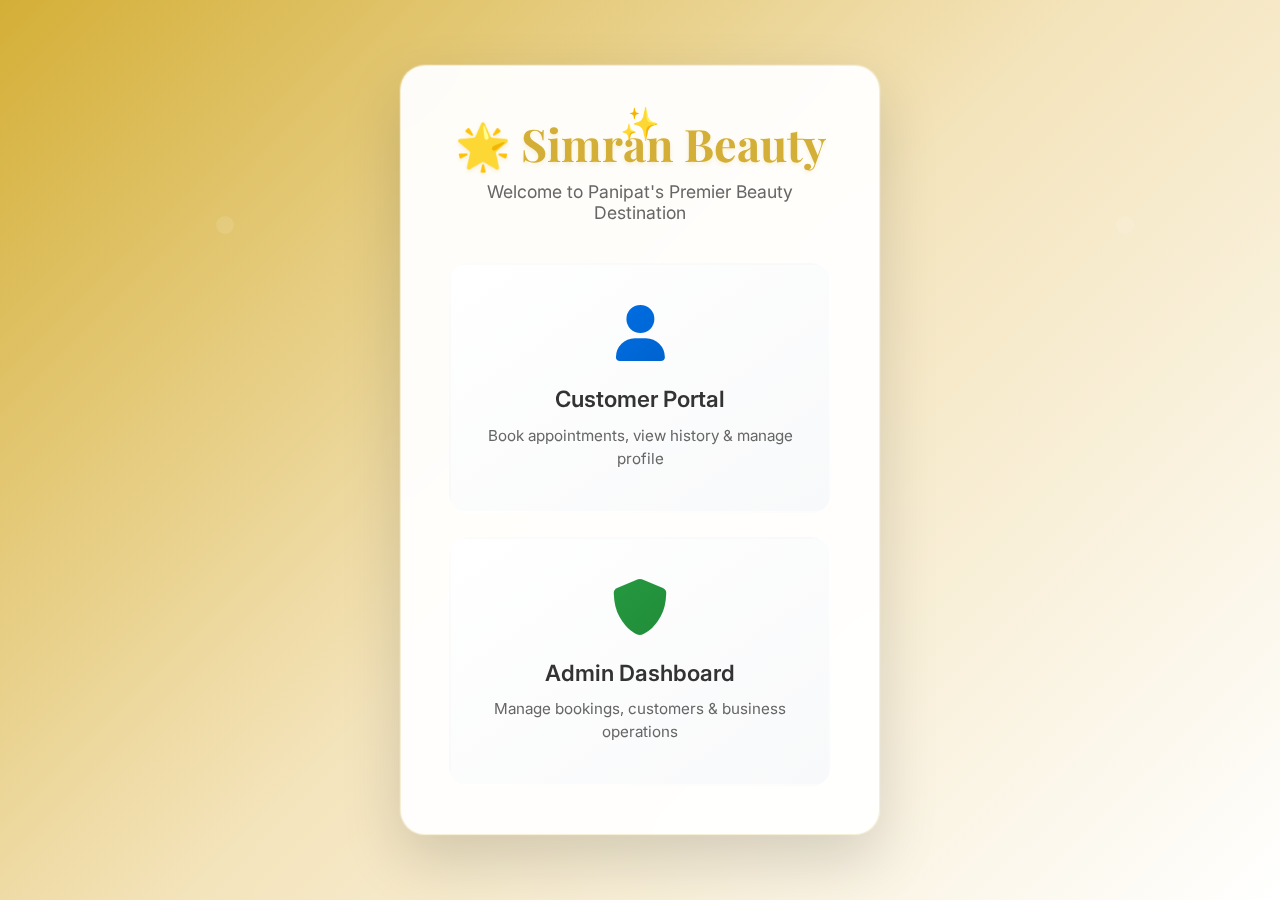
<file: index.html>
<!DOCTYPE html>
<html lang="en">
<head>
    <meta charset="UTF-8">
    <meta name="viewport" content="width=device-width, initial-scale=1.0">
    <title>Simran Beauty Parlour - Luxury Beauty & Skin Treatments in Panipat</title>
    <link rel="stylesheet" href="styles.css">
    <link rel="stylesheet" href="animations.css">
    <link rel="stylesheet" href="hero-enhancements.css">
    <link rel="stylesheet" href="booking-cta-enhanced.css">
    <link href="https://fonts.googleapis.com/css2?family=Playfair+Display:wght@400;700&family=Inter:wght@300;400;500;600&display=swap" rel="stylesheet">
    <link rel="stylesheet" href="https://cdnjs.cloudflare.com/ajax/libs/font-awesome/6.0.0/css/all.min.css">
</head>
<body>
    <!-- Navigation -->
    <nav class="navbar">
        <div class="nav-container">
            <div class="logo">
                <h2>Simran Beauty</h2>
            </div>
            <ul class="nav-menu">
                <li><a href="index.html">Home</a></li>
                <li><a href="services.html">Services</a></li>
                <li><a href="about.html">About</a></li>
                <li><a href="gallery.html">Gallery</a></li>
                <li><a href="contact.html">Contact</a></li>
                <li><a href="booking.html" class="book-btn">Book Now</a></li>
            </ul>
            <div class="hamburger">
                <span></span>
                <span></span>
                <span></span>
            </div>
        </div>
    </nav>

    <!-- Hero Section -->
    <section id="home" class="hero">
        <div class="bg-animation bg-particles"></div>
        <div class="floating-elements">
            <div class="float-element" style="--delay: 0s; --duration: 6s;">✨</div>
            <div class="float-element" style="--delay: 2s; --duration: 8s;">💄</div>
            <div class="float-element" style="--delay: 4s; --duration: 7s;">🌸</div>
            <div class="float-element" style="--delay: 1s; --duration: 9s;">💅</div>
        </div>
        <div class="hero-content animate-slide-left">
            <div class="hero-badge-wrapper">
                <span class="hero-badge">✨ Panipat's Premier Beauty Destination</span>
                <div class="badge-glow"></div>
            </div>
            <h1 class="hero-title">
                <span class="title-line">Luxury Beauty &</span>
                <span class="title-line highlight-text">Skin Treatments</span>
                <span class="title-line">in Panipat</span>
            </h1>
            <p class="hero-description">Transform your beauty with our premium services and expert care. Experience the perfect blend of traditional techniques and modern technology for radiant, glowing skin.</p>
            
            <div class="hero-features">
                <div class="feature-item">
                    <i class="fas fa-certificate"></i>
                    <span>Certified Professionals</span>
                </div>
                <div class="feature-item">
                    <i class="fas fa-leaf"></i>
                    <span>Organic Products</span>
                </div>
                <div class="feature-item">
                    <i class="fas fa-shield-check"></i>
                    <span>100% Safe & Hygienic</span>
                </div>
            </div>
            
            <div class="hero-stats">
                <div class="stat-item" data-aos="fade-up" data-aos-delay="100">
                    <div class="stat-icon"><i class="fas fa-calendar-alt"></i></div>
                    <span class="stat-number" data-count="10">0</span><span class="stat-plus">+</span>
                    <span class="stat-label">Years Experience</span>
                </div>
                <div class="stat-item" data-aos="fade-up" data-aos-delay="200">
                    <div class="stat-icon"><i class="fas fa-users"></i></div>
                    <span class="stat-number" data-count="5000">0</span><span class="stat-plus">+</span>
                    <span class="stat-label">Happy Clients</span>
                </div>
                <div class="stat-item" data-aos="fade-up" data-aos-delay="300">
                    <div class="stat-icon"><i class="fas fa-spa"></i></div>
                    <span class="stat-number" data-count="50">0</span><span class="stat-plus">+</span>
                    <span class="stat-label">Services</span>
                </div>
            </div>
            
            <div class="hero-buttons">
                <a href="booking.html" class="cta-btn primary pulse-animation">
                    <i class="fas fa-calendar-check"></i>
                    <span>Book Appointment</span>
                    <div class="btn-glow"></div>
                </a>
                <a href="services.html" class="cta-btn secondary">
                    <i class="fas fa-spa"></i>
                    <span>View Services</span>
                </a>
                <a href="tel:+919069020005" class="cta-btn tertiary">
                    <i class="fas fa-phone"></i>
                    <span>Call Now</span>
                </a>
            </div>
            
            <div class="hero-trust-indicators">
                <div class="trust-item">
                    <div class="trust-stars">★★★★★</div>
                    <span>4.9/5 Rating</span>
                </div>
                <div class="trust-item">
                    <i class="fas fa-award"></i>
                    <span>Award Winning</span>
                </div>
                <div class="trust-item">
                    <i class="fas fa-clock"></i>
                    <span>Same Day Booking</span>
                </div>
            </div>
        </div>
        
        <div class="hero-image animate-slide-right">
            <div class="image-wrapper">
                <div class="image-glow"></div>
                <img src="https://images.unsplash.com/photo-1560750588-73207b1ef5b8?ixlib=rb-4.0.3&ixid=M3wxMjA3fDB8MHxwaG90by1wYWdlfHx8fGVufDB8fHx8fA%3D%3D&auto=format&fit=crop&w=1000&q=80" alt="Beauty Parlour Interior">
                <div class="image-overlay">
                    <div class="play-button" onclick="openVirtualTour()">
                        <i class="fas fa-play"></i>
                        <span>Virtual Tour</span>
                    </div>
                </div>
            </div>
            <div class="floating-cards">
                <div class="info-card card-1">
                    <i class="fas fa-star"></i>
                    <div>
                        <strong>Premium Quality</strong>
                        <span>International Brands</span>
                    </div>
                </div>
                <div class="info-card card-2">
                    <i class="fas fa-heart"></i>
                    <div>
                        <strong>98% Satisfaction</strong>
                        <span>Happy Customers</span>
                    </div>
                </div>
            </div>
        </div>
    </section>

    <!-- Quick Highlights -->
    <section class="highlights">
        <div class="bg-animation bg-waves"></div>
        <div class="container">
            <h2 class="section-title animate-fade-up">Why Choose Simran Beauty?</h2>
            <div class="highlight-grid">
                <div class="highlight-item animate-bounce-in" style="animation-delay: 0.1s">
                    <div class="icon-wrapper">
                        <i class="fas fa-award"></i>
                    </div>
                    <h3>Expert Professionals</h3>
                    <p>Certified beauticians with 10+ years of experience in advanced beauty treatments and skincare</p>
                    <span class="highlight-number">01</span>
                </div>
                <div class="highlight-item animate-bounce-in" style="animation-delay: 0.2s">
                    <div class="icon-wrapper">
                        <i class="fas fa-spa"></i>
                    </div>
                    <h3>Premium Products</h3>
                    <p>Only the finest quality international brands and organic products for your delicate skin</p>
                    <span class="highlight-number">02</span>
                </div>
                <div class="highlight-item animate-bounce-in" style="animation-delay: 0.3s">
                    <div class="icon-wrapper">
                        <i class="fas fa-shield-alt"></i>
                    </div>
                    <h3>Hygienic Environment</h3>
                    <p>Strict hygiene protocols, sanitized equipment, and COVID-safe practices for your safety</p>
                    <span class="highlight-number">03</span>
                </div>
                <div class="highlight-item animate-bounce-in" style="animation-delay: 0.4s">
                    <div class="icon-wrapper">
                        <i class="fas fa-clock"></i>
                    </div>
                    <h3>Flexible Timing</h3>
                    <p>Convenient appointment slots from 10 AM to 8 PM, 7 days a week to fit your busy schedule</p>
                    <span class="highlight-number">04</span>
                </div>
            </div>
        </div>
    </section>

    <!-- Live Counter Section -->
    <section class="live-counter">
        <div class="bg-animation bg-gradient-move"></div>
        <div class="container">
            <div class="counter-grid">
                <div class="counter-item animate-bounce-in" data-target="10">
                    <div class="counter-icon"><i class="fas fa-calendar-alt"></i></div>
                    <span class="counter-number">0</span>
                    <span class="counter-label">Years Experience</span>
                </div>
                <div class="counter-item animate-bounce-in" data-target="5000">
                    <div class="counter-icon"><i class="fas fa-users"></i></div>
                    <span class="counter-number">0</span>
                    <span class="counter-label">Happy Clients</span>
                </div>
                <div class="counter-item animate-bounce-in" data-target="50">
                    <div class="counter-icon"><i class="fas fa-spa"></i></div>
                    <span class="counter-number">0</span>
                    <span class="counter-label">Services</span>
                </div>
                <div class="counter-item animate-bounce-in" data-target="98">
                    <div class="counter-icon"><i class="fas fa-heart"></i></div>
                    <span class="counter-number">0</span>
                    <span class="counter-label">Satisfaction Rate</span>
                </div>
            </div>
        </div>
    </section>

    <!-- Special Offers -->
    <section class="special-offers">
        <div class="bg-animation bg-gradient-move"></div>
        <div class="container">
            <h2 class="section-title animate-fade-up">Special Offers</h2>
            <div class="offers-grid">
                <div class="offer-card animate-slide-up" style="animation-delay: 0.1s">
                    <div class="offer-badge">Limited Time</div>
                    <h3>Bridal Special Package</h3>
                    <p>Complete bridal makeover with 3 pre-wedding sessions</p>
                    <div class="offer-price">
                        <span class="old-price">₹20,000</span>
                        <span class="new-price">₹15,000</span>
                    </div>
                    <a href="booking.html" class="offer-btn pulse-animation">
                        <i class="fas fa-calendar-check"></i>
                        <span>Book Now</span>
                    </a>
                </div>
                <div class="offer-card animate-slide-up" style="animation-delay: 0.2s">
                    <div class="offer-badge">New Client</div>
                    <h3>First Visit Discount</h3>
                    <p>Get 20% off on your first facial treatment</p>
                    <div class="offer-price">
                        <span class="new-price">20% OFF</span>
                    </div>
                    <a href="booking.html" class="offer-btn pulse-animation">
                        <i class="fas fa-gift"></i>
                        <span>Claim Offer</span>
                    </a>
                </div>
                <div class="offer-card animate-slide-up" style="animation-delay: 0.3s">
                    <div class="offer-badge">Monthly</div>
                    <h3>Spa Membership</h3>
                    <p>Unlimited spa sessions for a month</p>
                    <div class="offer-price">
                        <span class="old-price">₹8,000</span>
                        <span class="new-price">₹5,999</span>
                    </div>
                    <a href="booking.html" class="offer-btn pulse-animation">
                        <i class="fas fa-crown"></i>
                        <span>Subscribe</span>
                    </a>
                </div>
            </div>
        </div>
    </section>
    
    <!-- Enhanced Book Now CTA Section -->
    <section class="book-now-cta">
        <div class="bg-animation bg-sparkle"></div>
        <div class="container">
            <div class="cta-content">
                <div class="cta-text">
                    <span class="cta-badge">✨ Ready for Your Transformation?</span>
                    <h2>Book Your Appointment Today</h2>
                    <p>Join thousands of satisfied customers who trust Simran Beauty for their beauty needs. Experience luxury treatments with guaranteed results.</p>
                    
                    <div class="cta-features">
                        <div class="cta-feature">
                            <i class="fas fa-clock"></i>
                            <span>Same Day Booking Available</span>
                        </div>
                        <div class="cta-feature">
                            <i class="fas fa-shield-check"></i>
                            <span>100% Safe & Hygienic</span>
                        </div>
                        <div class="cta-feature">
                            <i class="fas fa-award"></i>
                            <span>Expert Certified Professionals</span>
                        </div>
                    </div>
                    
                    <div class="cta-buttons">
                        <a href="booking.html" class="cta-btn primary enhanced-pulse">
                            <i class="fas fa-calendar-plus"></i>
                            <span>Book Appointment</span>
                            <div class="btn-glow"></div>
                        </a>
                        <a href="https://wa.me/919069020005?text=Hi! I want to book an appointment at Simran Beauty Parlour" class="cta-btn whatsapp" target="_blank">
                            <i class="fab fa-whatsapp"></i>
                            <span>WhatsApp Booking</span>
                        </a>
                        <a href="tel:+919069020005" class="cta-btn call">
                            <i class="fas fa-phone"></i>
                            <span>Call Now</span>
                        </a>
                    </div>
                </div>
                
                <div class="cta-visual">
                    <div class="booking-preview">
                        <div class="preview-header">
                            <i class="fas fa-calendar-alt"></i>
                            <span>Quick Booking</span>
                        </div>
                        <div class="preview-steps">
                            <div class="preview-step">
                                <div class="step-number">1</div>
                                <span>Choose Service</span>
                            </div>
                            <div class="preview-step">
                                <div class="step-number">2</div>
                                <span>Select Date & Time</span>
                            </div>
                            <div class="preview-step">
                                <div class="step-number">3</div>
                                <span>Confirm Booking</span>
                            </div>
                        </div>
                        <div class="preview-footer">
                            <span>⚡ Instant Confirmation</span>
                        </div>
                    </div>
                    
                    <div class="floating-testimonial">
                        <div class="testimonial-content">
                            <div class="stars">★★★★★</div>
                            <p>"Amazing service! Booked online in just 2 minutes."</p>
                            <div class="client-name">- Priya S.</div>
                        </div>
                    </div>
                </div>
            </div>
        </div>
    </section>


    
    <!-- Testimonial Carousel -->
    <section class="testimonial-carousel">
        <div class="bg-animation bg-sparkle"></div>
        <div class="container">
            <span class="section-badge">✨ Client Reviews</span>
            <h2 class="section-title">What Our Clients Say</h2>
            
            <div class="carousel-container">
                <div class="testimonial-slider">
                    <div class="testimonial-slide active">
                        <div class="testimonial-content">
                            <div class="stars">★★★★★</div>
                            <p>"Amazing service! The facial treatment left my skin glowing. Highly recommend Simran Beauty Parlour."</p>
                            <div class="client-info">
                                <img src="https://images.unsplash.com/photo-1494790108755-2616b612b786?w=100" alt="Client" class="client-photo">
                                <div>
                                    <h4>Priya Sharma</h4>
                                    <span>Regular Client</span>
                                </div>
                            </div>
                        </div>
                    </div>
                    
                    <div class="testimonial-slide">
                        <div class="testimonial-content">
                            <div class="stars">★★★★★</div>
                            <p>"Perfect bridal package! They made my wedding day so special with their professional makeup and styling."</p>
                            <div class="client-info">
                                <img src="https://images.unsplash.com/photo-1438761681033-6461ffad8d80?w=100" alt="Client" class="client-photo">
                                <div>
                                    <h4>Neha Patel</h4>
                                    <span>Bride</span>
                                </div>
                            </div>
                        </div>
                    </div>
                    
                    <div class="testimonial-slide">
                        <div class="testimonial-content">
                            <div class="stars">★★★★★</div>
                            <p>"Clean, hygienic environment with skilled professionals. My go-to place for all beauty treatments."</p>
                            <div class="client-info">
                                <img src="https://images.unsplash.com/photo-1544005313-94ddf0286df2?w=100" alt="Client" class="client-photo">
                                <div>
                                    <h4>Kavya Shah</h4>
                                    <span>Loyal Customer</span>
                                </div>
                            </div>
                        </div>
                    </div>
                </div>
                
                <div class="carousel-nav">
                    <button class="nav-btn" onclick="changeSlide(-1)"><i class="fas fa-chevron-left"></i></button>
                    <button class="nav-btn" onclick="changeSlide(1)"><i class="fas fa-chevron-right"></i></button>
                </div>
                
                <div class="carousel-dots">
                    <span class="dot active" onclick="currentSlide(1)"></span>
                    <span class="dot" onclick="currentSlide(2)"></span>
                    <span class="dot" onclick="currentSlide(3)"></span>
                </div>
            </div>
        </div>
    </section>
    
    <!-- Final CTA Section -->
    <section class="final-cta">
        <div class="bg-animation bg-gradient-move"></div>
        <div class="container">
            <div class="final-cta-content">
                <h2>Don't Wait - Your Beauty Transformation Starts Here</h2>
                <p>Join our community of satisfied customers and experience the difference</p>
                
                <div class="cta-stats">
                    <div class="stat">
                        <span class="stat-number">5000+</span>
                        <span class="stat-label">Happy Clients</span>
                    </div>
                    <div class="stat">
                        <span class="stat-number">4.9★</span>
                        <span class="stat-label">Average Rating</span>
                    </div>
                    <div class="stat">
                        <span class="stat-number">98%</span>
                        <span class="stat-label">Satisfaction Rate</span>
                    </div>
                </div>
                
                <div class="final-cta-buttons">
                    <a href="booking.html" class="final-cta-btn primary">
                        <i class="fas fa-calendar-check"></i>
                        <span>Book Your Appointment</span>
                        <div class="btn-shine"></div>
                    </a>
                    <a href="services.html" class="final-cta-btn secondary">
                        <i class="fas fa-spa"></i>
                        <span>Explore Services</span>
                    </a>
                </div>
            </div>
        </div>
    </section>
    
    <!-- Chat Widget -->
    <div class="chat-widget" id="chatWidget">
        <div class="chat-header" onclick="toggleChat()">
            <div style="display: flex; align-items: center; gap: 0.5rem;">
                <div class="chat-status online"></div>
                <span>Chat with us</span>
            </div>
            <i class="fas fa-comment"></i>
        </div>
        <div class="chat-body">
            <div class="chat-messages" id="chatMessages">
                <div class="chat-message">
                    <div class="message-avatar">
                        <i class="fas fa-user-circle"></i>
                    </div>
                    <div class="message-content">
                        <p>Hello! Welcome to Simran Beauty Parlour! 😊</p>
                        <p>How can we help you today?</p>
                    </div>
                </div>
            </div>
            <div class="quick-options">
                <button class="quick-btn" onclick="sendQuickMessage('Book Appointment')">
                    <i class="fas fa-calendar"></i>
                    <span>Book Appointment</span>
                </button>
                <button class="quick-btn" onclick="sendQuickMessage('View Services')">
                    <i class="fas fa-spa"></i>
                    <span>View Services</span>
                </button>
                <button class="quick-btn" onclick="sendQuickMessage('Get Pricing')">
                    <i class="fas fa-tag"></i>
                    <span>Get Pricing</span>
                </button>
                <button class="quick-btn" onclick="sendQuickMessage('Contact Info')">
                    <i class="fas fa-phone"></i>
                    <span>Contact Info</span>
                </button>
            </div>
            <div class="chat-input-area">
                <input type="text" id="chatInput" placeholder="Type your message..." onkeypress="handleChatInput(event)">
                <button class="send-btn" onclick="sendMessage()">
                    <i class="fas fa-paper-plane"></i>
                </button>
            </div>
        </div>
    </div>
    
    <!-- Footer -->
    <footer class="footer">
        <div class="container">
            <div class="footer-content">
                <div class="footer-section">
                    <h3>Simran Beauty</h3>
                    <p>Your trusted partner for luxury beauty treatments in Panipat.</p>
                    <div class="social-links">
                        <a href="#"><i class="fab fa-facebook"></i></a>
                        <a href="#"><i class="fab fa-instagram"></i></a>
                        <a href="#"><i class="fab fa-youtube"></i></a>
                    </div>
                </div>
                <div class="footer-section">
                    <h4>Quick Links</h4>
                    <ul>
                        <li><a href="index.html">Home</a></li>
                        <li><a href="services.html">Services</a></li>
                        <li><a href="about.html">About</a></li>
                        <li><a href="booking.html">Book Now</a></li>
                    </ul>
                </div>
                <div class="footer-section">
                    <h4>Services</h4>
                    <ul>
                        <li><a href="services.html">Facial Treatments</a></li>
                        <li><a href="services.html">Hair Treatments</a></li>
                        <li><a href="services.html">Bridal Packages</a></li>
                        <li><a href="services.html">Spa Treatments</a></li>
                    </ul>
                </div>
                <div class="footer-section">
                    <h4>Contact Info</h4>
                    <p><i class="fas fa-map-marker-alt"></i> Beniwall Mohalla, Ram Minder, Samalkha, Panipat 132101</p>
                    <p><i class="fas fa-phone"></i> +91 90690 20005</p>
                    <p><i class="fas fa-envelope"></i> info@simranbeauty.com</p>
                </div>
            </div>
            <div class="footer-bottom">
                <p>&copy; 2024 Simran Beauty Parlour. All rights reserved.</p>
            </div>
        </div>
    </footer>
    
    <!-- WhatsApp Float Button -->
    <a href="https://wa.me/919069020005" class="whatsapp-float" target="_blank">
        <i class="fab fa-whatsapp"></i>
    </a>
    
    <script>
        // Check if user is logged in
        if (!sessionStorage.getItem('userLoggedIn') && !sessionStorage.getItem('adminLoggedIn')) {
            window.location.href = 'enhanced-login.html';
        }
        
        // Display welcome message for logged in user
        const userData = JSON.parse(sessionStorage.getItem('userData') || '{}');
        const customerName = userData.name;
        if (customerName) {
            // Add welcome message to navigation or hero section
            const welcomeMsg = document.createElement('div');
            welcomeMsg.style.cssText = 'position: fixed; top: 70px; right: 20px; background: #d4af37; color: white; padding: 10px 15px; border-radius: 25px; z-index: 1000; font-size: 14px; box-shadow: 0 4px 15px rgba(0,0,0,0.2);';
            welcomeMsg.innerHTML = `👋 Welcome, ${customerName}!`;
            document.body.appendChild(welcomeMsg);
            
            // Auto-hide welcome message after 5 seconds
            setTimeout(() => {
                welcomeMsg.style.opacity = '0';
                welcomeMsg.style.transition = 'opacity 0.5s';
                setTimeout(() => welcomeMsg.remove(), 500);
            }, 5000);
        }
        
        // Enhanced Hero Animations
        document.addEventListener('DOMContentLoaded', function() {
            // Add logout functionality
            const logoutBtn = document.createElement('button');
            logoutBtn.innerHTML = '<i class="fas fa-sign-out-alt"></i> Logout';
            logoutBtn.style.cssText = 'position: fixed; top: 20px; right: 20px; background: #dc3545; color: white; border: none; padding: 8px 15px; border-radius: 20px; cursor: pointer; z-index: 1001; font-size: 12px; display: flex; align-items: center; gap: 5px;';
            logoutBtn.onclick = function() {
                if (confirm('Are you sure you want to logout?')) {
                    sessionStorage.clear();
                    window.location.href = 'enhanced-login.html';
                }
            };
            document.body.appendChild(logoutBtn);
            // Animated counter for hero stats
            const counters = document.querySelectorAll('.stat-number[data-count]');
            const animateCounter = (counter) => {
                const target = parseInt(counter.getAttribute('data-count'));
                const increment = target / 100;
                let current = 0;
                
                const timer = setInterval(() => {
                    current += increment;
                    if (current >= target) {
                        counter.textContent = target;
                        clearInterval(timer);
                    } else {
                        counter.textContent = Math.floor(current);
                    }
                }, 20);
            };
            
            // Intersection Observer for counter animation
            const observer = new IntersectionObserver((entries) => {
                entries.forEach(entry => {
                    if (entry.isIntersecting) {
                        const counter = entry.target.querySelector('.stat-number[data-count]');
                        if (counter && !counter.classList.contains('animated')) {
                            counter.classList.add('animated');
                            animateCounter(counter);
                        }
                    }
                });
            });
            
            document.querySelectorAll('.stat-item').forEach(item => {
                observer.observe(item);
            });
            
            // Floating elements animation
            const floatingElements = document.querySelectorAll('.float-element');
            floatingElements.forEach((element, index) => {
                element.style.animationDelay = `${index * 0.5}s`;
            });
        });
        
        // Virtual Tour Function
        function openVirtualTour() {
            alert('🎥 Virtual Tour Coming Soon!\n\nExplore our beautiful parlour from the comfort of your home. This feature will be available soon!');
        }
        

    </script>
    <script src="script.js"></script>
</body>
</html>
</file>
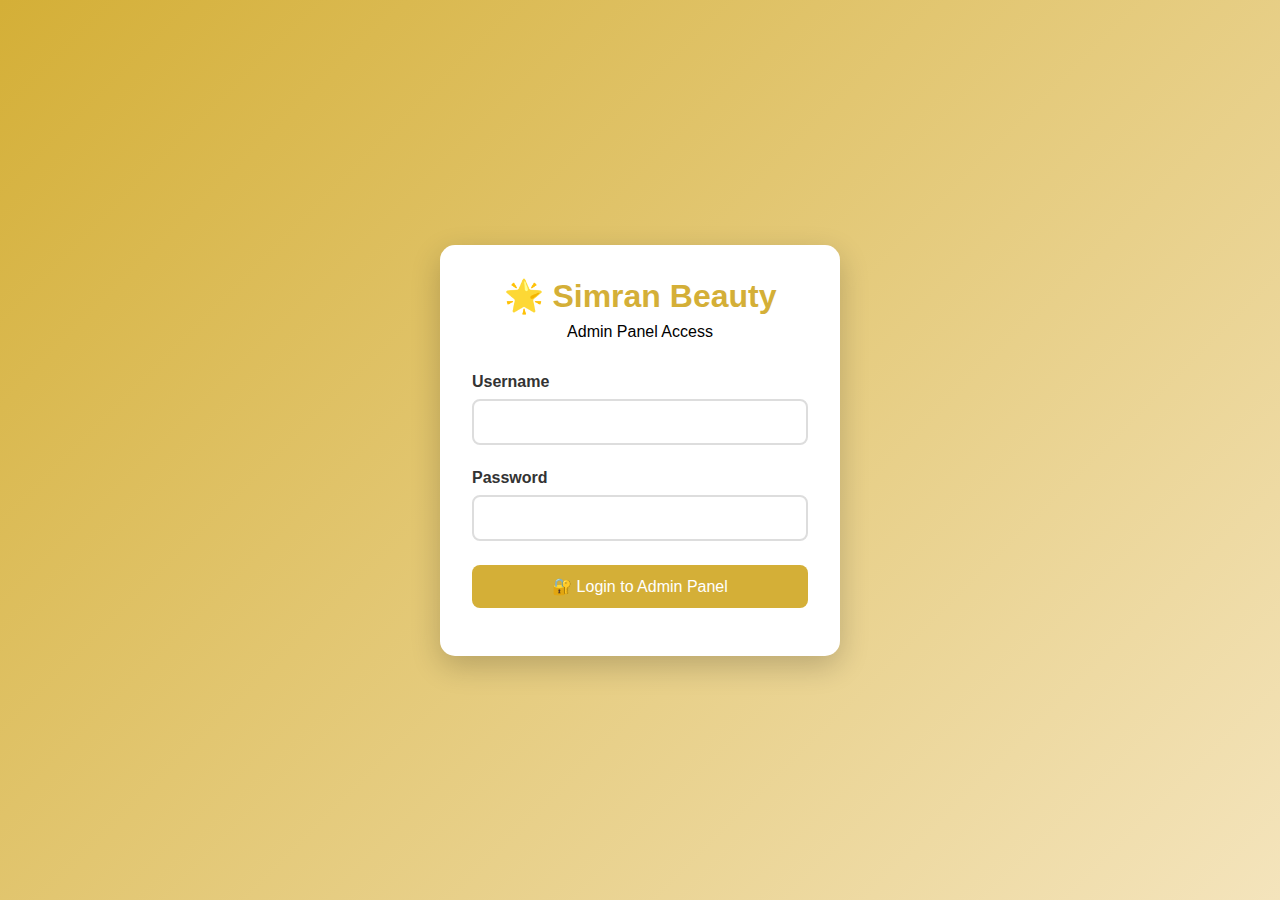
<file: admin-login.html>
<!DOCTYPE html>
<html lang="en">
<head>
    <meta charset="UTF-8">
    <meta name="viewport" content="width=device-width, initial-scale=1.0">
    <title>Admin Login - Simran Beauty</title>
    <style>
        * { margin: 0; padding: 0; box-sizing: border-box; }
        body { 
            font-family: Arial, sans-serif; 
            background: linear-gradient(135deg, #d4af37, #f4e4bc);
            height: 100vh;
            display: flex;
            justify-content: center;
            align-items: center;
        }
        .login-container {
            background: white;
            padding: 2rem;
            border-radius: 15px;
            box-shadow: 0 10px 30px rgba(0,0,0,0.2);
            width: 100%;
            max-width: 400px;
        }
        .logo {
            text-align: center;
            margin-bottom: 2rem;
        }
        .logo h2 {
            color: #d4af37;
            font-size: 2rem;
            margin-bottom: 0.5rem;
        }
        .form-group {
            margin-bottom: 1.5rem;
        }
        label {
            display: block;
            margin-bottom: 0.5rem;
            color: #333;
            font-weight: bold;
        }
        input {
            width: 100%;
            padding: 0.75rem;
            border: 2px solid #ddd;
            border-radius: 8px;
            font-size: 1rem;
        }
        input:focus {
            outline: none;
            border-color: #d4af37;
        }
        .login-btn {
            width: 100%;
            padding: 0.75rem;
            background: #d4af37;
            color: white;
            border: none;
            border-radius: 8px;
            font-size: 1rem;
            cursor: pointer;
            transition: background 0.3s;
        }
        .login-btn:hover {
            background: #b8941f;
        }
        .error {
            color: #dc3545;
            text-align: center;
            margin-top: 1rem;
        }
    </style>
</head>
<body>
    <div class="login-container">
        <div class="logo">
            <h2>🌟 Simran Beauty</h2>
            <p>Admin Panel Access</p>
        </div>
        <form id="loginForm">
            <div class="form-group">
                <label for="username">Username</label>
                <input type="text" id="username" name="username" required>
            </div>
            <div class="form-group">
                <label for="password">Password</label>
                <input type="password" id="password" name="password" required>
            </div>
            <button type="submit" class="login-btn">🔐 Login to Admin Panel</button>
            <div id="error-message" class="error"></div>
        </form>
    </div>

    <script>
        document.getElementById('loginForm').addEventListener('submit', function(e) {
            e.preventDefault();
            
            const username = document.getElementById('username').value;
            const password = document.getElementById('password').value;
            const errorDiv = document.getElementById('error-message');
            
            // Simple authentication (in production, use proper backend authentication)
            if (username === 'simranadmin' && password === 'beauty2024') {
                // Set session
                sessionStorage.setItem('adminLoggedIn', 'true');
                
                // Redirect to admin panel
                window.location.href = 'admin.html';
            } else {
                errorDiv.textContent = '❌ Invalid username or password';
                setTimeout(() => {
                    errorDiv.textContent = '';
                }, 3000);
            }
        });
    </script>
</body>
</html>
</file>
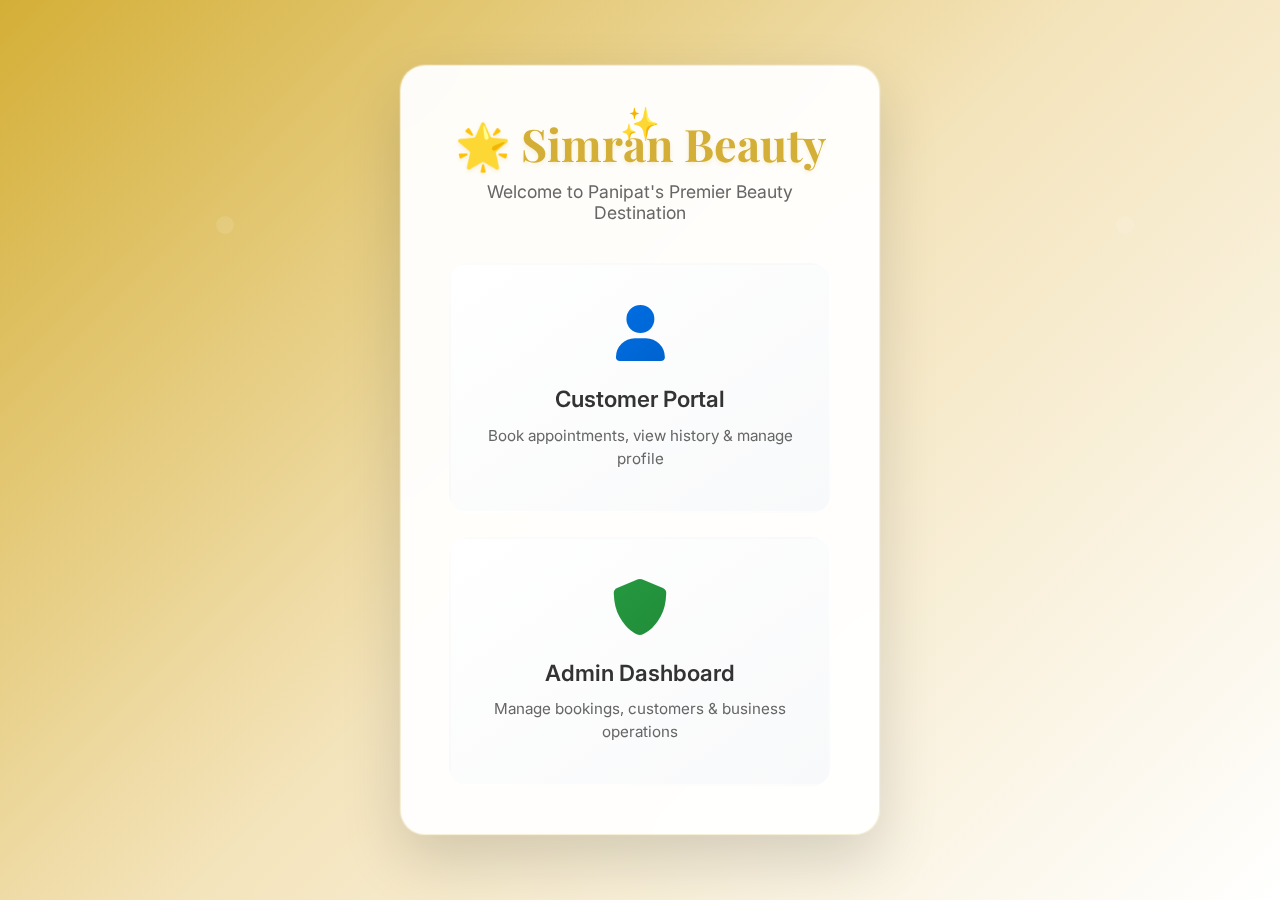
<file: admin.html>
<!DOCTYPE html>
<html lang="en">
<head>
    <meta charset="UTF-8">
    <meta name="viewport" content="width=device-width, initial-scale=1.0">
    <title>Admin Panel - Simran Beauty Parlour</title>
    <link href="https://fonts.googleapis.com/css2?family=Inter:wght@300;400;500;600;700&display=swap" rel="stylesheet">
    <link rel="stylesheet" href="https://cdnjs.cloudflare.com/ajax/libs/font-awesome/6.0.0/css/all.min.css">
    <style>
        * {
            margin: 0;
            padding: 0;
            box-sizing: border-box;
        }

        body {
            font-family: 'Inter', sans-serif;
            background: linear-gradient(135deg, #f5f7fa 0%, #c3cfe2 100%);
            min-height: 100vh;
            color: #333;
        }

        .admin-header {
            background: linear-gradient(135deg, #d4af37, #b8941f);
            color: white;
            padding: 1rem 2rem;
            box-shadow: 0 4px 20px rgba(0,0,0,0.1);
            position: sticky;
            top: 0;
            z-index: 100;
        }

        .header-content {
            display: flex;
            justify-content: space-between;
            align-items: center;
            max-width: 1400px;
            margin: 0 auto;
        }

        .admin-title {
            display: flex;
            align-items: center;
            gap: 1rem;
        }

        .admin-title h1 {
            font-size: 1.8rem;
            font-weight: 600;
        }

        .admin-actions {
            display: flex;
            gap: 1rem;
            align-items: center;
        }

        .refresh-btn, .export-btn, .logout-btn {
            background: rgba(255,255,255,0.2);
            border: 1px solid rgba(255,255,255,0.3);
            color: white;
            padding: 0.5rem 1rem;
            border-radius: 8px;
            cursor: pointer;
            transition: all 0.3s ease;
            text-decoration: none;
            display: flex;
            align-items: center;
            gap: 0.5rem;
        }

        .refresh-btn:hover, .export-btn:hover {
            background: rgba(255,255,255,0.3);
        }

        .logout-btn {
            background: rgba(220,53,69,0.8);
        }

        .logout-btn:hover {
            background: rgba(220,53,69,1);
        }

        .admin-container {
            max-width: 1400px;
            margin: 2rem auto;
            padding: 0 2rem;
        }

        .stats-grid {
            display: grid;
            grid-template-columns: repeat(auto-fit, minmax(250px, 1fr));
            gap: 1.5rem;
            margin-bottom: 2rem;
        }

        .stat-card {
            background: white;
            padding: 1.5rem;
            border-radius: 12px;
            box-shadow: 0 4px 20px rgba(0,0,0,0.08);
            border-left: 4px solid #d4af37;
        }

        .stat-card h3 {
            color: #666;
            font-size: 0.9rem;
            margin-bottom: 0.5rem;
            text-transform: uppercase;
            letter-spacing: 0.5px;
        }

        .stat-number {
            font-size: 2rem;
            font-weight: 700;
            color: #d4af37;
            margin-bottom: 0.5rem;
        }

        .stat-change {
            font-size: 0.8rem;
            color: #28a745;
        }

        .bookings-section {
            background: white;
            border-radius: 12px;
            box-shadow: 0 4px 20px rgba(0,0,0,0.08);
            overflow: hidden;
        }

        .section-header {
            background: linear-gradient(135deg, #f8f9fa, #e9ecef);
            padding: 1.5rem 2rem;
            border-bottom: 1px solid #dee2e6;
            display: flex;
            justify-content: space-between;
            align-items: center;
        }

        .section-title {
            font-size: 1.3rem;
            font-weight: 600;
            color: #333;
        }

        .filter-controls {
            display: flex;
            gap: 1rem;
            align-items: center;
        }

        .filter-select {
            padding: 0.5rem 1rem;
            border: 1px solid #ddd;
            border-radius: 6px;
            background: white;
        }

        .bookings-table {
            width: 100%;
            border-collapse: collapse;
        }

        .bookings-table th {
            background: #f8f9fa;
            padding: 1rem;
            text-align: left;
            font-weight: 600;
            color: #555;
            border-bottom: 2px solid #dee2e6;
            position: sticky;
            top: 0;
        }

        .bookings-table td {
            padding: 1rem;
            border-bottom: 1px solid #eee;
            vertical-align: top;
        }

        .bookings-table tr:hover {
            background: #f8f9fa;
        }

        .token-number {
            font-weight: 600;
            color: #d4af37;
            font-size: 0.9rem;
        }

        .customer-info {
            display: flex;
            flex-direction: column;
            gap: 0.2rem;
        }

        .customer-name {
            font-weight: 600;
            color: #333;
        }

        .customer-contact {
            font-size: 0.85rem;
            color: #666;
        }

        .service-info {
            display: flex;
            flex-direction: column;
            gap: 0.2rem;
        }

        .service-name {
            font-weight: 500;
            color: #333;
        }

        .service-price {
            font-size: 0.85rem;
            color: #28a745;
            font-weight: 600;
        }

        .appointment-datetime {
            display: flex;
            flex-direction: column;
            gap: 0.2rem;
        }

        .appointment-date {
            font-weight: 500;
            color: #333;
        }

        .appointment-time {
            font-size: 0.85rem;
            color: #666;
        }

        .status-badge {
            padding: 0.3rem 0.8rem;
            border-radius: 20px;
            font-size: 0.8rem;
            font-weight: 500;
            text-transform: uppercase;
            letter-spacing: 0.5px;
        }

        .status-pending {
            background: #fff3cd;
            color: #856404;
            border: 1px solid #ffeaa7;
        }

        .status-confirmed {
            background: #d4edda;
            color: #155724;
            border: 1px solid #c3e6cb;
        }

        .status-completed {
            background: #cce5ff;
            color: #004085;
            border: 1px solid #b3d7ff;
        }

        .status-cancelled {
            background: #f8d7da;
            color: #721c24;
            border: 1px solid #f5c6cb;
        }

        .booking-actions {
            display: flex;
            gap: 0.5rem;
            flex-wrap: wrap;
        }

        .action-btn {
            padding: 0.3rem 0.6rem;
            border: none;
            border-radius: 4px;
            cursor: pointer;
            font-size: 0.8rem;
            transition: all 0.3s ease;
            display: flex;
            align-items: center;
            gap: 0.3rem;
        }

        .confirm-btn {
            background: #28a745;
            color: white;
        }

        .confirm-btn:hover {
            background: #218838;
        }

        .delete-btn {
            background: #dc3545;
            color: white;
        }

        .delete-btn:hover {
            background: #c82333;
        }

        .view-btn {
            background: #007bff;
            color: white;
        }

        .view-btn:hover {
            background: #0056b3;
        }

        .booking-message {
            max-width: 200px;
            font-size: 0.85rem;
            color: #666;
            line-height: 1.4;
        }

        .created-at {
            font-size: 0.8rem;
            color: #999;
        }

        .no-bookings {
            text-align: center;
            padding: 3rem;
            color: #666;
        }

        .loading {
            text-align: center;
            padding: 2rem;
        }

        .spinner {
            border: 3px solid #f3f3f3;
            border-top: 3px solid #d4af37;
            border-radius: 50%;
            width: 40px;
            height: 40px;
            animation: spin 1s linear infinite;
            margin: 0 auto 1rem;
        }

        @keyframes spin {
            0% { transform: rotate(0deg); }
            100% { transform: rotate(360deg); }
        }

        .modal {
            display: none;
            position: fixed;
            z-index: 1000;
            left: 0;
            top: 0;
            width: 100%;
            height: 100%;
            background-color: rgba(0,0,0,0.5);
        }

        .modal-content {
            background-color: white;
            margin: 5% auto;
            padding: 2rem;
            border-radius: 12px;
            width: 90%;
            max-width: 600px;
            max-height: 80vh;
            overflow-y: auto;
        }

        .modal-header {
            display: flex;
            justify-content: space-between;
            align-items: center;
            margin-bottom: 1.5rem;
            padding-bottom: 1rem;
            border-bottom: 1px solid #eee;
        }

        .close {
            color: #aaa;
            font-size: 28px;
            font-weight: bold;
            cursor: pointer;
        }

        .close:hover {
            color: #000;
        }

        .booking-detail-grid {
            display: grid;
            grid-template-columns: repeat(auto-fit, minmax(250px, 1fr));
            gap: 1rem;
        }

        .detail-item {
            padding: 1rem;
            background: #f8f9fa;
            border-radius: 8px;
            border-left: 4px solid #d4af37;
        }

        .detail-label {
            font-weight: 600;
            color: #555;
            margin-bottom: 0.5rem;
            font-size: 0.9rem;
        }

        .detail-value {
            color: #333;
            font-size: 1rem;
        }

        @media (max-width: 768px) {
            .admin-container {
                padding: 0 1rem;
            }

            .bookings-table {
                font-size: 0.8rem;
            }

            .bookings-table th,
            .bookings-table td {
                padding: 0.5rem;
            }

            .stats-grid {
                grid-template-columns: 1fr;
            }

            .filter-controls {
                flex-direction: column;
                gap: 0.5rem;
            }
        }
    </style>
</head>
<body>
    <div class="admin-header">
        <div class="header-content">
            <div class="admin-title">
                <i class="fas fa-shield-alt"></i>
                <h1>Admin Dashboard</h1>
            </div>
            <div class="admin-actions">
                <button class="refresh-btn" onclick="loadBookings()">
                    <i class="fas fa-sync-alt"></i>
                    <span>Refresh</span>
                </button>
                <a href="export-bookings-csv.php" class="export-btn" target="_blank">
                    <i class="fas fa-download"></i>
                    <span>Export CSV</span>
                </a>
                <button class="logout-btn" onclick="logout()">
                    <i class="fas fa-sign-out-alt"></i>
                    <span>Logout</span>
                </button>
            </div>
        </div>
    </div>

    <div class="admin-container">
        <!-- Statistics Cards -->
        <div class="stats-grid">
            <div class="stat-card">
                <h3>Total Bookings</h3>
                <div class="stat-number" id="totalBookings">0</div>
                <div class="stat-change">All time bookings</div>
            </div>
            <div class="stat-card">
                <h3>Pending Bookings</h3>
                <div class="stat-number" id="pendingBookings">0</div>
                <div class="stat-change">Awaiting confirmation</div>
            </div>
            <div class="stat-card">
                <h3>Today's Bookings</h3>
                <div class="stat-number" id="todayBookings">0</div>
                <div class="stat-change">Appointments today</div>
            </div>
            <div class="stat-card">
                <h3>This Month</h3>
                <div class="stat-number" id="monthBookings">0</div>
                <div class="stat-change">Monthly bookings</div>
            </div>
        </div>

        <!-- Bookings Table -->
        <div class="bookings-section">
            <div class="section-header">
                <h2 class="section-title">All Bookings</h2>
                <div class="filter-controls">
                    <select class="filter-select" id="statusFilter" onchange="filterBookings()">
                        <option value="all">All Status</option>
                        <option value="pending">Pending</option>
                        <option value="confirmed">Confirmed</option>
                        <option value="completed">Completed</option>
                        <option value="cancelled">Cancelled</option>
                    </select>
                    <select class="filter-select" id="dateFilter" onchange="filterBookings()">
                        <option value="all">All Dates</option>
                        <option value="today">Today</option>
                        <option value="tomorrow">Tomorrow</option>
                        <option value="week">This Week</option>
                        <option value="month">This Month</option>
                    </select>
                </div>
            </div>

            <div id="loadingState" class="loading">
                <div class="spinner"></div>
                <p>Loading bookings...</p>
            </div>

            <div id="bookingsContainer" style="display: none;">
                <table class="bookings-table">
                    <thead>
                        <tr>
                            <th>Token #</th>
                            <th>Customer Details</th>
                            <th>Service & Price</th>
                            <th>Appointment</th>
                            <th>Duration</th>
                            <th>Special Requests</th>
                            <th>Status</th>
                            <th>Booking Time</th>
                            <th>Actions</th>
                        </tr>
                    </thead>
                    <tbody id="bookingsTableBody">
                        <!-- Bookings will be loaded here -->
                    </tbody>
                </table>
            </div>

            <div id="noBookings" class="no-bookings" style="display: none;">
                <i class="fas fa-calendar-times" style="font-size: 3rem; color: #ddd; margin-bottom: 1rem;"></i>
                <h3>No bookings found</h3>
                <p>No appointments match your current filters.</p>
            </div>
        </div>
    </div>

    <!-- Booking Detail Modal -->
    <div id="bookingModal" class="modal">
        <div class="modal-content">
            <div class="modal-header">
                <h2>Booking Details</h2>
                <span class="close" onclick="closeModal()">&times;</span>
            </div>
            <div id="bookingDetails" class="booking-detail-grid">
                <!-- Booking details will be loaded here -->
            </div>
        </div>
    </div>

    <script>
        let allBookings = [];
        let filteredBookings = [];

        // Check admin authentication
        if (!sessionStorage.getItem('adminLoggedIn')) {
            window.location.href = 'enhanced-login.html';
        }

        // Load bookings on page load
        document.addEventListener('DOMContentLoaded', function() {
            loadBookings();
            // Auto-refresh every 30 seconds
            setInterval(loadBookings, 30000);
        });

        async function loadBookings() {
            try {
                const response = await fetch('get-bookings.php');
                const bookings = await response.json();
                
                allBookings = bookings;
                filteredBookings = bookings;
                
                updateStatistics();
                displayBookings();
                
                document.getElementById('loadingState').style.display = 'none';
                document.getElementById('bookingsContainer').style.display = bookings.length > 0 ? 'block' : 'none';
                document.getElementById('noBookings').style.display = bookings.length === 0 ? 'block' : 'none';
                
            } catch (error) {
                console.error('Error loading bookings:', error);
                document.getElementById('loadingState').innerHTML = '<p style="color: red;">Error loading bookings. Please refresh the page.</p>';
            }
        }

        function updateStatistics() {
            const total = allBookings.length;
            const pending = allBookings.filter(b => b.status === 'pending').length;
            
            const today = new Date().toISOString().split('T')[0];
            const todayBookings = allBookings.filter(b => b.date === today).length;
            
            const currentMonth = new Date().getMonth();
            const currentYear = new Date().getFullYear();
            const monthBookings = allBookings.filter(b => {
                const bookingDate = new Date(b.date);
                return bookingDate.getMonth() === currentMonth && bookingDate.getFullYear() === currentYear;
            }).length;

            document.getElementById('totalBookings').textContent = total;
            document.getElementById('pendingBookings').textContent = pending;
            document.getElementById('todayBookings').textContent = todayBookings;
            document.getElementById('monthBookings').textContent = monthBookings;
        }

        function displayBookings() {
            const tbody = document.getElementById('bookingsTableBody');
            tbody.innerHTML = '';

            if (filteredBookings.length === 0) {
                document.getElementById('bookingsContainer').style.display = 'none';
                document.getElementById('noBookings').style.display = 'block';
                return;
            }

            document.getElementById('bookingsContainer').style.display = 'block';
            document.getElementById('noBookings').style.display = 'none';

            filteredBookings.forEach(booking => {
                const row = document.createElement('tr');
                row.innerHTML = `
                    <td>
                        <div class="token-number">${booking.token_number || booking.id}</div>
                    </td>
                    <td>
                        <div class="customer-info">
                            <div class="customer-name">${booking.name}</div>
                            <div class="customer-contact">📞 ${booking.phone}</div>
                            <div class="customer-contact">✉️ ${booking.email}</div>
                            ${booking.login_name ? `<div class="customer-contact">👤 ${booking.login_name}</div>` : ''}
                            ${booking.customer_source ? `<div class="customer-contact">📍 ${booking.customer_source}</div>` : ''}
                        </div>
                    </td>
                    <td>
                        <div class="service-info">
                            <div class="service-name">${booking.service_name || booking.service}</div>
                            <div class="service-price">${booking.service_price || 'Price not set'}</div>
                        </div>
                    </td>
                    <td>
                        <div class="appointment-datetime">
                            <div class="appointment-date">📅 ${formatDate(booking.date)}</div>
                            <div class="appointment-time">⏰ ${booking.time_display || booking.time}</div>
                        </div>
                    </td>
                    <td>
                        <div style="font-size: 0.85rem; color: #666;">
                            ⏱️ ${booking.estimated_duration || '60 min'}
                        </div>
                    </td>
                    <td>
                        <div class="booking-message">${booking.message || 'No special requests'}</div>
                    </td>
                    <td>
                        <span class="status-badge status-${booking.status}">${booking.status}</span>
                    </td>
                    <td>
                        <div class="created-at">${formatDateTime(booking.created_at)}</div>
                    </td>
                    <td>
                        <div class="booking-actions">
                            <button class="action-btn view-btn" onclick="viewBooking('${booking.id}')">
                                <i class="fas fa-eye"></i>
                                View
                            </button>
                            ${booking.status === 'pending' ? `
                                <button class="action-btn confirm-btn" onclick="confirmBooking('${booking.id}')">
                                    <i class="fas fa-check"></i>
                                    Confirm
                                </button>
                            ` : ''}
                            <button class="action-btn delete-btn" onclick="deleteBooking('${booking.id}')">
                                <i class="fas fa-trash"></i>
                                Delete
                            </button>
                        </div>
                    </td>
                `;
                tbody.appendChild(row);
            });
        }

        function filterBookings() {
            const statusFilter = document.getElementById('statusFilter').value;
            const dateFilter = document.getElementById('dateFilter').value;

            filteredBookings = allBookings.filter(booking => {
                let statusMatch = statusFilter === 'all' || booking.status === statusFilter;
                let dateMatch = true;

                if (dateFilter !== 'all') {
                    const bookingDate = new Date(booking.date);
                    const today = new Date();
                    today.setHours(0, 0, 0, 0);

                    switch (dateFilter) {
                        case 'today':
                            dateMatch = bookingDate.toDateString() === today.toDateString();
                            break;
                        case 'tomorrow':
                            const tomorrow = new Date(today);
                            tomorrow.setDate(tomorrow.getDate() + 1);
                            dateMatch = bookingDate.toDateString() === tomorrow.toDateString();
                            break;
                        case 'week':
                            const weekFromNow = new Date(today);
                            weekFromNow.setDate(weekFromNow.getDate() + 7);
                            dateMatch = bookingDate >= today && bookingDate <= weekFromNow;
                            break;
                        case 'month':
                            dateMatch = bookingDate.getMonth() === today.getMonth() && 
                                       bookingDate.getFullYear() === today.getFullYear();
                            break;
                    }
                }

                return statusMatch && dateMatch;
            });

            displayBookings();
        }

        function viewBooking(bookingId) {
            const booking = allBookings.find(b => b.id === bookingId);
            if (!booking) return;

            const detailsContainer = document.getElementById('bookingDetails');
            detailsContainer.innerHTML = `
                <div class="detail-item">
                    <div class="detail-label">Token Number</div>
                    <div class="detail-value">${booking.token_number || booking.id}</div>
                </div>
                <div class="detail-item">
                    <div class="detail-label">Customer Name</div>
                    <div class="detail-value">${booking.name}</div>
                </div>
                <div class="detail-item">
                    <div class="detail-label">Phone Number</div>
                    <div class="detail-value">${booking.phone}</div>
                </div>
                <div class="detail-item">
                    <div class="detail-label">Email Address</div>
                    <div class="detail-value">${booking.email}</div>
                </div>
                <div class="detail-item">
                    <div class="detail-label">Service Requested</div>
                    <div class="detail-value">${booking.service_name || booking.service}</div>
                </div>
                <div class="detail-item">
                    <div class="detail-label">Service Price</div>
                    <div class="detail-value">${booking.service_price || 'Not specified'}</div>
                </div>
                <div class="detail-item">
                    <div class="detail-label">Appointment Date</div>
                    <div class="detail-value">${formatDate(booking.date)}</div>
                </div>
                <div class="detail-item">
                    <div class="detail-label">Appointment Time</div>
                    <div class="detail-value">${booking.time_display || booking.time}</div>
                </div>
                <div class="detail-item">
                    <div class="detail-label">Special Requests</div>
                    <div class="detail-value">${booking.message || 'None'}</div>
                </div>
                <div class="detail-item">
                    <div class="detail-label">Customer Source</div>
                    <div class="detail-value">${booking.customer_source || 'Direct'}</div>
                </div>
                <div class="detail-item">
                    <div class="detail-label">Login Name</div>
                    <div class="detail-value">${booking.login_name || 'Not provided'}</div>
                </div>
                <div class="detail-item">
                    <div class="detail-label">Login Phone</div>
                    <div class="detail-value">${booking.login_phone || 'Not provided'}</div>
                </div>
                <div class="detail-item">
                    <div class="detail-label">Booking Status</div>
                    <div class="detail-value">
                        <span class="status-badge status-${booking.status}">${booking.status}</span>
                    </div>
                </div>
                <div class="detail-item">
                    <div class="detail-label">Booking Created</div>
                    <div class="detail-value">${formatDateTime(booking.created_at)}</div>
                </div>
                <div class="detail-item">
                    <div class="detail-label">Last Updated</div>
                    <div class="detail-value">${formatDateTime(booking.updated_at || booking.created_at)}</div>
                </div>
                <div class="detail-item">
                    <div class="detail-label">Estimated Duration</div>
                    <div class="detail-value">${booking.estimated_duration || 'Not specified'}</div>
                </div>
                <div class="detail-item">
                    <div class="detail-label">Booking Method</div>
                    <div class="detail-value">${booking.booking_method || 'Online Form'}</div>
                </div>
                <div class="detail-item">
                    <div class="detail-label">Payment Status</div>
                    <div class="detail-value">
                        <span class="status-badge status-${booking.payment_status || 'pending'}">${booking.payment_status || 'pending'}</span>
                    </div>
                </div>
                <div class="detail-item">
                    <div class="detail-label">Session ID</div>
                    <div class="detail-value">${booking.session_id || 'Not available'}</div>
                </div>
                <div class="detail-item">
                    <div class="detail-label">IP Address</div>
                    <div class="detail-value">${booking.booking_ip || 'Not recorded'}</div>
                </div>
                <div class="detail-item">
                    <div class="detail-label">Referrer Source</div>
                    <div class="detail-value">${booking.referrer || 'Direct'}</div>
                </div>
            `;

            document.getElementById('bookingModal').style.display = 'block';
        }

        function closeModal() {
            document.getElementById('bookingModal').style.display = 'none';
        }

        async function confirmBooking(bookingId) {
            if (!confirm('Are you sure you want to confirm this booking?')) return;

            try {
                const response = await fetch('update-booking.php', {
                    method: 'POST',
                    headers: {
                        'Content-Type': 'application/json',
                    },
                    body: JSON.stringify({
                        id: bookingId,
                        status: 'confirmed'
                    })
                });

                const result = await response.json();
                if (result.success) {
                    alert('Booking confirmed successfully!');
                    loadBookings();
                } else {
                    alert('Error confirming booking: ' + result.message);
                }
            } catch (error) {
                console.error('Error:', error);
                alert('Error confirming booking. Please try again.');
            }
        }

        async function deleteBooking(bookingId) {
            if (!confirm('Are you sure you want to delete this booking? This action cannot be undone.')) return;

            try {
                const response = await fetch('delete-booking.php', {
                    method: 'POST',
                    headers: {
                        'Content-Type': 'application/json',
                    },
                    body: JSON.stringify({
                        id: bookingId
                    })
                });

                const result = await response.json();
                if (result.success) {
                    alert('Booking deleted successfully!');
                    loadBookings();
                } else {
                    alert('Error deleting booking: ' + result.message);
                }
            } catch (error) {
                console.error('Error:', error);
                alert('Error deleting booking. Please try again.');
            }
        }

        function formatDate(dateString) {
            const date = new Date(dateString);
            return date.toLocaleDateString('en-IN', {
                weekday: 'short',
                year: 'numeric',
                month: 'short',
                day: 'numeric'
            });
        }

        function formatDateTime(dateTimeString) {
            const date = new Date(dateTimeString);
            return date.toLocaleString('en-IN', {
                year: 'numeric',
                month: 'short',
                day: 'numeric',
                hour: '2-digit',
                minute: '2-digit'
            });
        }

        function logout() {
            if (confirm('Are you sure you want to logout?')) {
                sessionStorage.removeItem('adminLoggedIn');
                sessionStorage.removeItem('adminData');
                window.location.href = 'enhanced-login.html';
            }
        }

        // Close modal when clicking outside
        window.onclick = function(event) {
            const modal = document.getElementById('bookingModal');
            if (event.target === modal) {
                closeModal();
            }
        }
    </script>
</body>
</html>
</file>
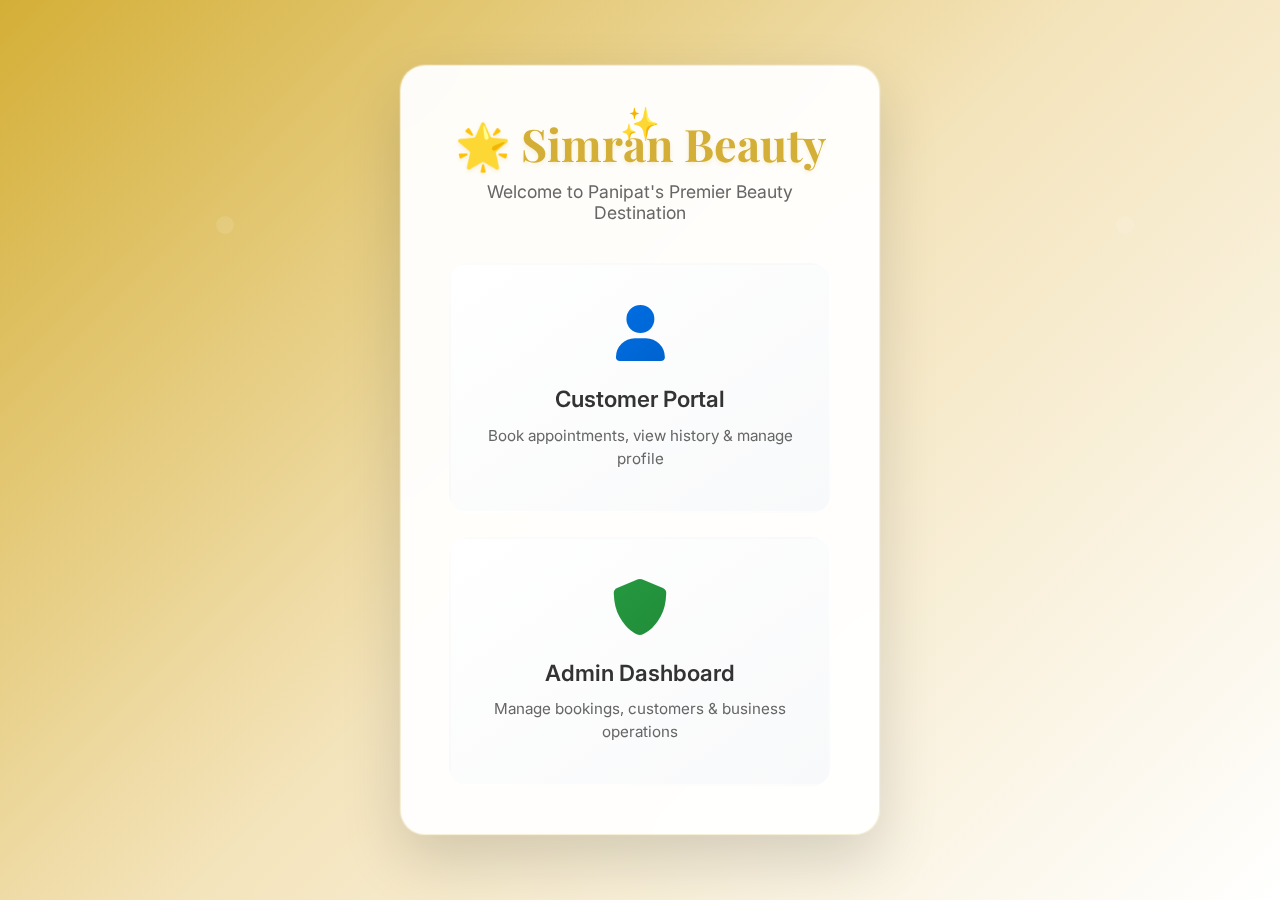
<file: booking.html>
<!DOCTYPE html>
<html lang="en">
<head>
    <meta charset="UTF-8">
    <meta name="viewport" content="width=device-width, initial-scale=1.0">
    <title>Book Appointment - Simran Beauty Parlour</title>
    <link rel="stylesheet" href="styles.css">
    <link rel="stylesheet" href="animations.css">
    <link rel="stylesheet" href="booking-enhanced.css">
    <link href="https://fonts.googleapis.com/css2?family=Playfair+Display:wght@400;700&family=Inter:wght@300;400;500;600&display=swap" rel="stylesheet">
    <link rel="stylesheet" href="https://cdnjs.cloudflare.com/ajax/libs/font-awesome/6.0.0/css/all.min.css">
</head>
<body>
    <!-- Navigation -->
    <nav class="navbar">
        <div class="nav-container">
            <div class="logo">
                <h2>Simran Beauty</h2>
            </div>
            <ul class="nav-menu">
                <li><a href="index.html">Home</a></li>
                <li><a href="services.html">Services</a></li>
                <li><a href="about.html">About</a></li>
                <li><a href="gallery.html">Gallery</a></li>
                <li><a href="contact.html">Contact</a></li>
                <li><a href="booking.html" class="book-btn">Book Now</a></li>
            </ul>
            <div class="hamburger">
                <span></span>
                <span></span>
                <span></span>
            </div>
        </div>
    </nav>

    <!-- Enhanced Booking Section -->
    <section class="booking" style="padding-top: 120px;">
        <div class="bg-animation bg-gradient-move"></div>
        <div class="container">
            <span class="section-badge">📅 Reserve Your Slot</span>
            <h2 class="section-title animate-fade-up">Book Your Appointment</h2>
            <p class="section-subtitle animate-fade-up">Schedule your beauty transformation with our expert team in 3 easy steps</p>
            
            <div class="booking-content">
                <div class="booking-form">
                    <div class="form-header">
                        <h3>Book Your Appointment</h3>
                        <p>Fill in your details to secure your preferred slot</p>
                    </div>
                    
                    <!-- Step Indicator -->
                    <div class="step-indicator">
                        <div class="step active" data-step="1">
                            <i class="fas fa-user"></i>
                            <span>Personal Info</span>
                        </div>
                        <div class="step" data-step="2">
                            <i class="fas fa-spa"></i>
                            <span>Service & Date</span>
                        </div>
                        <div class="step" data-step="3">
                            <i class="fas fa-check"></i>
                            <span>Confirmation</span>
                        </div>
                    </div>
                    
                    <form id="appointmentForm">
                        <!-- Step 1: Personal Information -->
                        <div class="form-step active" data-step="1">
                            <div class="form-group" data-icon="user">
                                <label for="name">Full Name *</label>
                                <input type="text" id="name" name="name" placeholder="Enter your full name" required>
                            </div>
                            <div class="form-group" data-icon="phone">
                                <label for="phone">Phone Number *</label>
                                <input type="tel" id="phone" name="phone" placeholder="+91 XXXXX XXXXX" required>
                            </div>
                            <div class="form-group" data-icon="email">
                                <label for="email">Email Address *</label>
                                <input type="email" id="email" name="email" placeholder="your.email@example.com" required>
                            </div>
                        </div>
                        
                        <!-- Step 2: Service Selection -->
                        <div class="form-step" data-step="2">
                            <div class="form-group">
                                <label>Select Service *</label>
                                <div class="service-grid">
                                    <div class="service-option" data-service="facial" data-price="₹1,500">
                                        <i class="fas fa-leaf"></i>
                                        <span>Facial Treatment</span>
                                        <div class="price">₹1,500</div>
                                    </div>
                                    <div class="service-option" data-service="hair" data-price="₹2,000">
                                        <i class="fas fa-cut"></i>
                                        <span>Hair Treatment</span>
                                        <div class="price">₹2,000</div>
                                    </div>
                                    <div class="service-option" data-service="bridal" data-price="₹15,000">
                                        <i class="fas fa-crown"></i>
                                        <span>Bridal Package</span>
                                        <div class="price">₹15,000</div>
                                    </div>
                                    <div class="service-option" data-service="spa" data-price="₹3,500">
                                        <i class="fas fa-spa"></i>
                                        <span>Spa Package</span>
                                        <div class="price">₹3,500</div>
                                    </div>
                                    <div class="service-option" data-service="manicure" data-price="₹800">
                                        <i class="fas fa-hand-sparkles"></i>
                                        <span>Manicure & Pedicure</span>
                                        <div class="price">₹800</div>
                                    </div>
                                    <div class="service-option" data-service="massage" data-price="₹2,500">
                                        <i class="fas fa-hands"></i>
                                        <span>Body Massage</span>
                                        <div class="price">₹2,500</div>
                                    </div>
                                </div>
                                <input type="hidden" id="service" name="service" required>
                            </div>
                            
                            <div class="form-group" data-icon="calendar">
                                <label for="date">Preferred Date *</label>
                                <input type="date" id="date" name="date" required>
                            </div>
                            
                            <div class="form-group">
                                <label>Preferred Time *</label>
                                <div class="time-slots">
                                    <div class="time-slot" data-time="10:00">10:00 AM</div>
                                    <div class="time-slot" data-time="11:00">11:00 AM</div>
                                    <div class="time-slot" data-time="12:00">12:00 PM</div>
                                    <div class="time-slot" data-time="14:00">2:00 PM</div>
                                    <div class="time-slot" data-time="15:00">3:00 PM</div>
                                    <div class="time-slot" data-time="16:00">4:00 PM</div>
                                    <div class="time-slot" data-time="17:00">5:00 PM</div>
                                    <div class="time-slot" data-time="18:00">6:00 PM</div>
                                </div>
                                <input type="hidden" id="time" name="time" required>
                            </div>
                        </div>
                        
                        <!-- Step 3: Confirmation -->
                        <div class="form-step" data-step="3">
                            <div class="form-group" data-icon="message">
                                <label for="message">Special Requests (Optional)</label>
                                <textarea id="message" name="message" rows="4" placeholder="Any special requirements or preferences..."></textarea>
                            </div>
                            
                            <div class="booking-summary">
                                <h4>Booking Summary</h4>
                                <div class="summary-item">
                                    <span>Service:</span>
                                    <span id="summary-service">-</span>
                                </div>
                                <div class="summary-item">
                                    <span>Date:</span>
                                    <span id="summary-date">-</span>
                                </div>
                                <div class="summary-item">
                                    <span>Time:</span>
                                    <span id="summary-time">-</span>
                                </div>
                                <div class="summary-item">
                                    <span>Total Amount:</span>
                                    <span id="summary-price">-</span>
                                </div>
                            </div>
                        </div>
                        
                        <!-- Form Navigation -->
                        <div class="form-navigation">
                            <button type="button" class="nav-btn prev" id="prevBtn" style="display: none;">
                                <i class="fas fa-arrow-left"></i>
                                <span>Previous</span>
                            </button>
                            <button type="button" class="nav-btn next" id="nextBtn">
                                <span>Next</span>
                                <i class="fas fa-arrow-right"></i>
                            </button>
                            <button type="submit" class="nav-btn submit" id="submitBtn" style="display: none;">
                                <i class="fas fa-calendar-check"></i>
                                <span>Book Appointment</span>
                            </button>
                        </div>
                    </form>
                    
                    <!-- Loading State -->
                    <div class="loading" id="loadingState">
                        <div class="spinner"></div>
                        <p>Processing your booking...</p>
                    </div>
                    
                    <!-- Success Message -->
                    <div class="success-message" id="successMessage">
                        <i class="fas fa-check-circle"></i>
                        <h3>Booking Confirmed!</h3>
                        <p>Your appointment has been successfully booked. We'll send you a confirmation message shortly.</p>
                    </div>
                </div>
                
                <div class="booking-info">
                    <h3>Quick Contact</h3>
                    
                    <div class="contact-item">
                        <i class="fas fa-phone"></i>
                        <span>+91 90690 20005</span>
                    </div>
                    <div class="contact-item">
                        <i class="fas fa-envelope"></i>
                        <span>info@simranbeauty.com</span>
                    </div>
                    <div class="contact-item">
                        <i class="fas fa-clock"></i>
                        <span>Mon-Sun: 10:00 AM - 8:00 PM</span>
                    </div>
                    <div class="contact-item">
                        <i class="fas fa-map-marker-alt"></i>
                        <span>Beniwall Mohalla, Panipat</span>
                    </div>
                    
                    <div class="quick-actions">
                        <a href="https://wa.me/919069020005?text=Hi! I want to book an appointment at Simran Beauty Parlour" class="quick-action-btn whatsapp" target="_blank">
                            <i class="fab fa-whatsapp"></i>
                            <span>WhatsApp Booking</span>
                        </a>
                        <a href="tel:+919069020005" class="quick-action-btn">
                            <i class="fas fa-phone"></i>
                            <span>Call Now</span>
                        </a>
                    </div>
                    
                    <div class="booking-summary" id="liveSummary" style="display: none;">
                        <h4>Your Selection</h4>
                        <div class="summary-item">
                            <span>Service:</span>
                            <span id="live-service">-</span>
                        </div>
                        <div class="summary-item">
                            <span>Date:</span>
                            <span id="live-date">-</span>
                        </div>
                        <div class="summary-item">
                            <span>Time:</span>
                            <span id="live-time">-</span>
                        </div>
                        <div class="summary-item">
                            <span>Amount:</span>
                            <span id="live-price">-</span>
                        </div>
                    </div>
                </div>
            </div>
        </div>
    </section>

    <!-- Footer -->
    <footer class="footer">
        <div class="container">
            <div class="footer-content">
                <div class="footer-section">
                    <h3>Simran Beauty</h3>
                    <p>Your trusted partner for luxury beauty treatments in Panipat.</p>
                    <div class="social-links">
                        <a href="#"><i class="fab fa-facebook"></i></a>
                        <a href="#"><i class="fab fa-instagram"></i></a>
                        <a href="#"><i class="fab fa-youtube"></i></a>
                    </div>
                </div>
                <div class="footer-section">
                    <h4>Quick Links</h4>
                    <ul>
                        <li><a href="index.html">Home</a></li>
                        <li><a href="services.html">Services</a></li>
                        <li><a href="about.html">About</a></li>
                        <li><a href="booking.html">Book Now</a></li>
                    </ul>
                </div>
                <div class="footer-section">
                    <h4>Services</h4>
                    <ul>
                        <li><a href="services.html">Facial Treatments</a></li>
                        <li><a href="services.html">Hair Treatments</a></li>
                        <li><a href="services.html">Bridal Packages</a></li>
                        <li><a href="services.html">Spa Treatments</a></li>
                    </ul>
                </div>
                <div class="footer-section">
                    <h4>Contact Info</h4>
                    <p><i class="fas fa-map-marker-alt"></i> Beniwall Mohalla, Ram Minder, Samalkha, Panipat 132101</p>
                    <p><i class="fas fa-phone"></i> +91 90690 20005</p>
                    <p><i class="fas fa-envelope"></i> info@simranbeauty.com</p>
                </div>
            </div>
            <div class="footer-bottom">
                <p>&copy; 2024 Simran Beauty Parlour. All rights reserved.</p>
            </div>
        </div>
    </footer>

    <!-- WhatsApp Float Button -->
    <a href="https://wa.me/919069020005" class="whatsapp-float" target="_blank">
        <i class="fab fa-whatsapp"></i>
    </a>

    <script>
        // Check if user is logged in
        if (!sessionStorage.getItem('userLoggedIn') && !sessionStorage.getItem('adminLoggedIn')) {
            window.location.href = 'enhanced-login.html';
        }
        
        // Pre-fill form with customer data if available
        const userData = JSON.parse(sessionStorage.getItem('userData') || '{}');
        if (userData.name && userData.phone) {
            document.addEventListener('DOMContentLoaded', function() {
                document.getElementById('name').value = userData.name;
                document.getElementById('phone').value = userData.phone;
            });
        }
    </script>
    <script src="script.js"></script>
    <script src="booking-enhanced.js"></script>
</body>
</html>
</file>
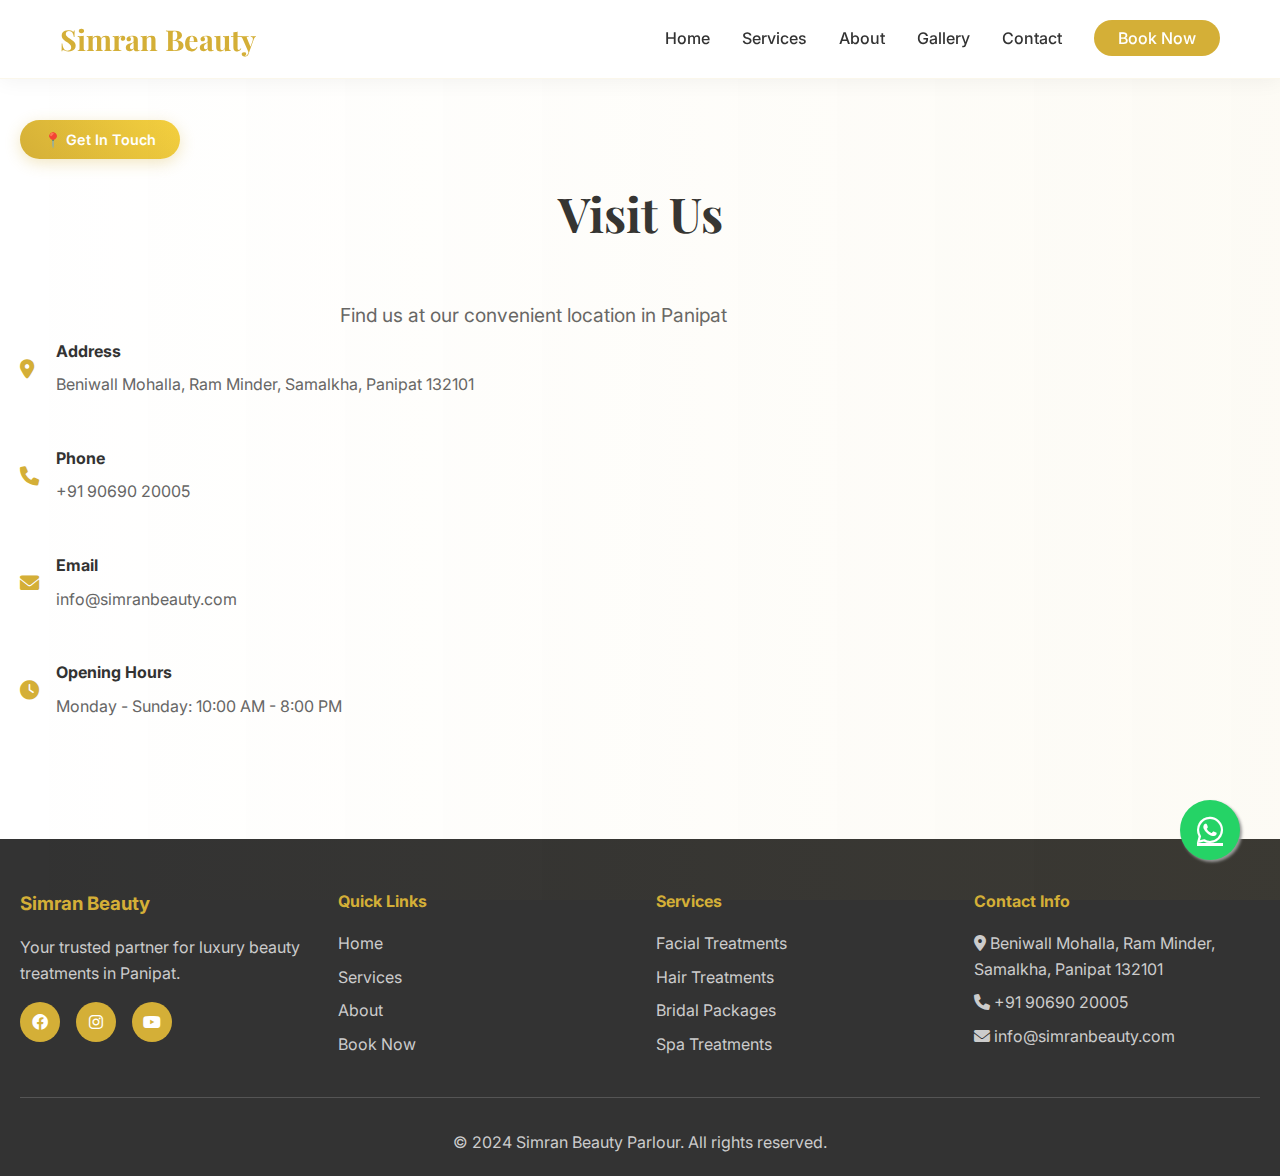
<file: contact.html>
<!DOCTYPE html>
<html lang="en">
<head>
    <meta charset="UTF-8">
    <meta name="viewport" content="width=device-width, initial-scale=1.0">
    <title>Contact Us - Simran Beauty Parlour</title>
    <link rel="stylesheet" href="styles.css">
    <link rel="stylesheet" href="animations.css">
    <link href="https://fonts.googleapis.com/css2?family=Playfair+Display:wght@400;700&family=Inter:wght@300;400;500;600&display=swap" rel="stylesheet">
    <link rel="stylesheet" href="https://cdnjs.cloudflare.com/ajax/libs/font-awesome/6.0.0/css/all.min.css">
</head>
<body>
    <!-- Navigation -->
    <nav class="navbar">
        <div class="nav-container">
            <div class="logo">
                <h2>Simran Beauty</h2>
            </div>
            <ul class="nav-menu">
                <li><a href="index.html">Home</a></li>
                <li><a href="services.html">Services</a></li>
                <li><a href="about.html">About</a></li>
                <li><a href="gallery.html">Gallery</a></li>
                <li><a href="contact.html">Contact</a></li>
                <li><a href="booking.html" class="book-btn">Book Now</a></li>
            </ul>
            <div class="hamburger">
                <span></span>
                <span></span>
                <span></span>
            </div>
        </div>
    </nav>

    <!-- Contact Section -->
    <section class="contact" style="padding-top: 120px;">
        <div class="bg-animation bg-waves"></div>
        <div class="container">
            <span class="section-badge">📍 Get In Touch</span>
            <h2 class="section-title animate-fade-up">Visit Us</h2>
            <p class="section-subtitle animate-fade-up">Find us at our convenient location in Panipat</p>
            <div class="contact-content">
                <div class="contact-info">
                    <div class="contact-item">
                        <i class="fas fa-map-marker-alt"></i>
                        <div>
                            <h4>Address</h4>
                            <p>Beniwall Mohalla, Ram Minder, Samalkha, Panipat 132101</p>
                        </div>
                    </div>
                    <div class="contact-item">
                        <i class="fas fa-phone"></i>
                        <div>
                            <h4>Phone</h4>
                            <p>+91 90690 20005</p>
                        </div>
                    </div>
                    <div class="contact-item">
                        <i class="fas fa-envelope"></i>
                        <div>
                            <h4>Email</h4>
                            <p>info@simranbeauty.com</p>
                        </div>
                    </div>
                    <div class="contact-item">
                        <i class="fas fa-clock"></i>
                        <div>
                            <h4>Opening Hours</h4>
                            <p>Monday - Sunday: 10:00 AM - 8:00 PM</p>
                        </div>
                    </div>
                </div>
                <div class="map">
                    <iframe src="https://www.google.com/maps/embed?pb=!1m18!1m12!1m3!1d3456.789!2d77.0108333!3d29.2372222!2m3!1f0!2f0!3f0!3m2!1i1024!2i768!4f13.1!3m3!1m2!1s0x0%3A0x0!2zMjnCsDE0JzE0LjAiTiA3N8KwMDAnMzkuMCJF!5e0!3m2!1sen!2sin!4v1234567890" width="100%" height="300" style="border:0;" allowfullscreen="" loading="lazy"></iframe>
                </div>
            </div>
        </div>
    </section>

    <!-- Footer -->
    <footer class="footer">
        <div class="container">
            <div class="footer-content">
                <div class="footer-section">
                    <h3>Simran Beauty</h3>
                    <p>Your trusted partner for luxury beauty treatments in Panipat.</p>
                    <div class="social-links">
                        <a href="#"><i class="fab fa-facebook"></i></a>
                        <a href="#"><i class="fab fa-instagram"></i></a>
                        <a href="#"><i class="fab fa-youtube"></i></a>
                    </div>
                </div>
                <div class="footer-section">
                    <h4>Quick Links</h4>
                    <ul>
                        <li><a href="index.html">Home</a></li>
                        <li><a href="services.html">Services</a></li>
                        <li><a href="about.html">About</a></li>
                        <li><a href="booking.html">Book Now</a></li>
                    </ul>
                </div>
                <div class="footer-section">
                    <h4>Services</h4>
                    <ul>
                        <li><a href="services.html">Facial Treatments</a></li>
                        <li><a href="services.html">Hair Treatments</a></li>
                        <li><a href="services.html">Bridal Packages</a></li>
                        <li><a href="services.html">Spa Treatments</a></li>
                    </ul>
                </div>
                <div class="footer-section">
                    <h4>Contact Info</h4>
                    <p><i class="fas fa-map-marker-alt"></i> Beniwall Mohalla, Ram Minder, Samalkha, Panipat 132101</p>
                    <p><i class="fas fa-phone"></i> +91 90690 20005</p>
                    <p><i class="fas fa-envelope"></i> info@simranbeauty.com</p>
                </div>
            </div>
            <div class="footer-bottom">
                <p>&copy; 2024 Simran Beauty Parlour. All rights reserved.</p>
            </div>
        </div>
    </footer>

    <!-- WhatsApp Float Button -->
    <a href="https://wa.me/919069020005" class="whatsapp-float" target="_blank">
        <i class="fab fa-whatsapp"></i>
    </a>

    <script src="script.js"></script>
</body>
</html>
</file>
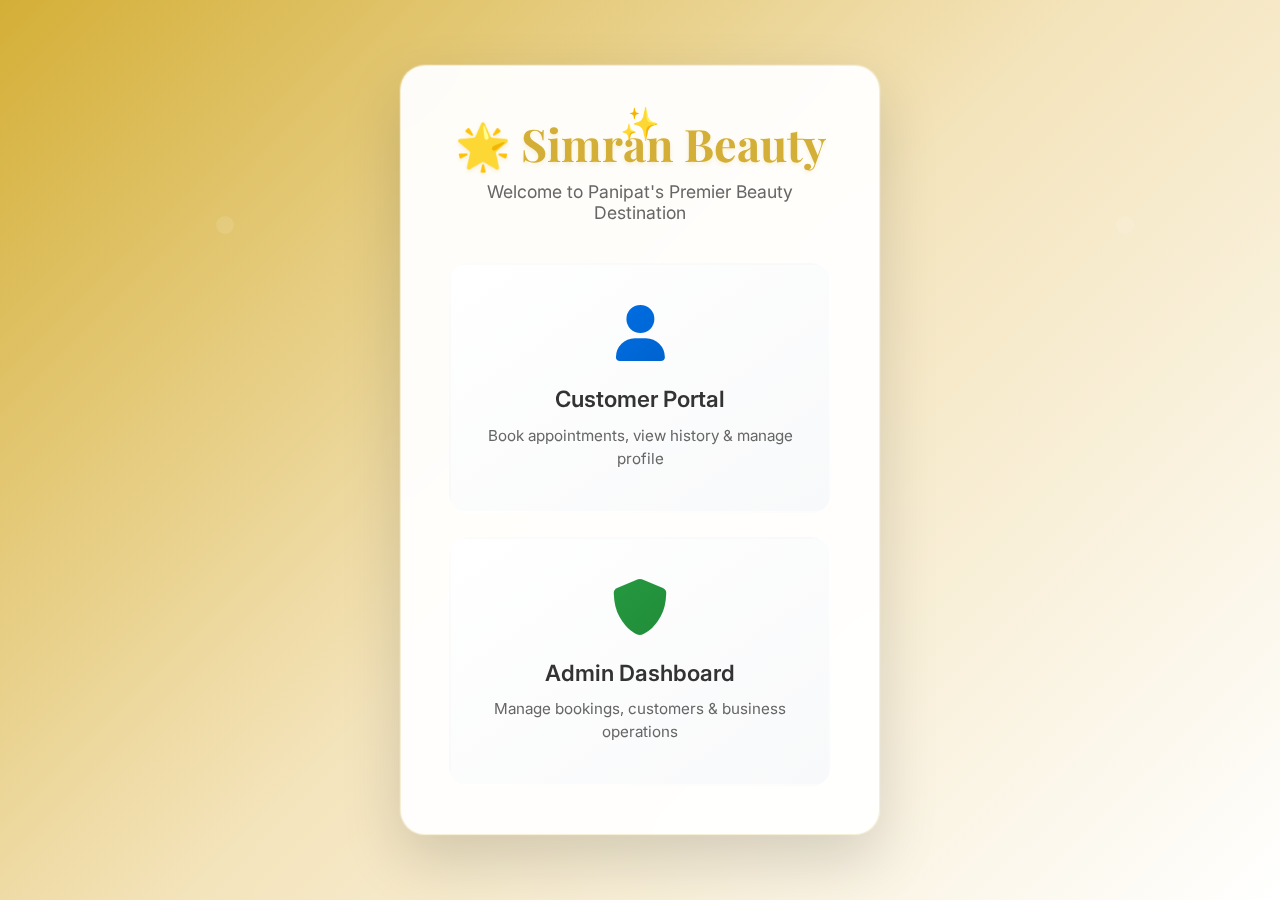
<file: enhanced-login.html>
<!DOCTYPE html>
<html lang="en">
<head>
    <meta charset="UTF-8">
    <meta name="viewport" content="width=device-width, initial-scale=1.0">
    <title>Login - Simran Beauty Parlour</title>
    <link href="https://fonts.googleapis.com/css2?family=Inter:wght@300;400;500;600;700&family=Playfair+Display:wght@400;600;700&display=swap" rel="stylesheet">
    <link rel="stylesheet" href="https://cdnjs.cloudflare.com/ajax/libs/font-awesome/6.0.0/css/all.min.css">
    <style>
        * {
            margin: 0;
            padding: 0;
            box-sizing: border-box;
        }

        body {
            font-family: 'Inter', sans-serif;
            background: linear-gradient(135deg, #d4af37 0%, #f4e4bc 50%, #fff 100%);
            min-height: 100vh;
            display: flex;
            align-items: center;
            justify-content: center;
            padding: 20px;
            position: relative;
            overflow: hidden;
        }

        body::before {
            content: '';
            position: absolute;
            top: 0;
            left: 0;
            right: 0;
            bottom: 0;
            background: url('data:image/svg+xml,<svg xmlns="http://www.w3.org/2000/svg" viewBox="0 0 100 100"><defs><pattern id="grain" width="100" height="100" patternUnits="userSpaceOnUse"><circle cx="25" cy="25" r="1" fill="%23ffffff" opacity="0.1"/><circle cx="75" cy="75" r="1" fill="%23ffffff" opacity="0.1"/><circle cx="50" cy="10" r="0.5" fill="%23ffffff" opacity="0.1"/></pattern></defs><rect width="100" height="100" fill="url(%23grain)"/></svg>');
            pointer-events: none;
        }

        .login-container {
            background: rgba(255, 255, 255, 0.95);
            backdrop-filter: blur(20px);
            padding: 3rem;
            border-radius: 25px;
            box-shadow: 0 25px 60px rgba(0, 0, 0, 0.15), 0 0 0 1px rgba(255, 255, 255, 0.2);
            width: 100%;
            max-width: 480px;
            text-align: center;
            position: relative;
            border: 1px solid rgba(212, 175, 55, 0.2);
        }

        .logo {
            margin-bottom: 2.5rem;
            position: relative;
        }

        .logo::before {
            content: '✨';
            position: absolute;
            top: -10px;
            left: 50%;
            transform: translateX(-50%);
            font-size: 2rem;
            animation: sparkle 2s ease-in-out infinite;
        }

        .logo h1 {
            font-family: 'Playfair Display', serif;
            color: #d4af37;
            font-size: 2.8rem;
            margin-bottom: 0.5rem;
            font-weight: 700;
            text-shadow: 0 2px 4px rgba(212, 175, 55, 0.2);
        }

        .logo p {
            color: #666;
            font-size: 1.1rem;
            font-weight: 400;
        }

        .login-options {
            display: flex;
            flex-direction: column;
            gap: 1.5rem;
            margin-top: 2rem;
        }

        .option-card {
            background: linear-gradient(145deg, #ffffff, #f8f9fa);
            padding: 2.5rem 2rem;
            border-radius: 20px;
            border: 2px solid transparent;
            cursor: pointer;
            transition: all 0.4s cubic-bezier(0.4, 0, 0.2, 1);
            position: relative;
            overflow: hidden;
        }

        .option-card::before {
            content: '';
            position: absolute;
            top: 0;
            left: -100%;
            width: 100%;
            height: 100%;
            background: linear-gradient(90deg, transparent, rgba(212, 175, 55, 0.1), transparent);
            transition: left 0.6s;
        }

        .option-card:hover::before {
            left: 100%;
        }

        .option-card:hover {
            border-color: #d4af37;
            transform: translateY(-5px) scale(1.02);
            box-shadow: 0 15px 40px rgba(212, 175, 55, 0.25);
        }

        .option-card.active {
            border-color: #d4af37;
            background: linear-gradient(145deg, #fff9e6, #ffffff);
            box-shadow: 0 10px 30px rgba(212, 175, 55, 0.2);
        }

        .option-icon {
            font-size: 3.5rem;
            margin-bottom: 1.5rem;
            display: block;
        }

        .user-login .option-icon {
            background: linear-gradient(135deg, #007bff, #0056b3);
            -webkit-background-clip: text;
            -webkit-text-fill-color: transparent;
            background-clip: text;
        }

        .admin-login .option-icon {
            background: linear-gradient(135deg, #28a745, #1e7e34);
            -webkit-background-clip: text;
            -webkit-text-fill-color: transparent;
            background-clip: text;
        }

        .option-title {
            font-size: 1.4rem;
            font-weight: 600;
            margin-bottom: 0.8rem;
            color: #333;
        }

        .option-desc {
            color: #666;
            font-size: 0.95rem;
            line-height: 1.5;
        }

        .login-form {
            display: none;
            margin-top: 2rem;
            animation: slideIn 0.5s ease-out;
        }

        @keyframes slideIn {
            from {
                opacity: 0;
                transform: translateY(20px);
            }
            to {
                opacity: 1;
                transform: translateY(0);
            }
        }

        .form-header {
            margin-bottom: 2rem;
            padding-bottom: 1rem;
            border-bottom: 2px solid #f0f0f0;
        }

        .form-header h3 {
            font-size: 1.5rem;
            font-weight: 600;
            margin-bottom: 0.5rem;
        }

        .user-form h3 {
            color: #007bff;
        }

        .admin-form h3 {
            color: #28a745;
        }

        .form-group {
            margin-bottom: 1.8rem;
            text-align: left;
            position: relative;
        }

        label {
            display: block;
            margin-bottom: 0.8rem;
            color: #333;
            font-weight: 500;
            font-size: 0.95rem;
        }

        .input-wrapper {
            position: relative;
        }

        input {
            width: 100%;
            padding: 1rem 1rem 1rem 3rem;
            border: 2px solid #e0e0e0;
            border-radius: 12px;
            font-size: 1rem;
            transition: all 0.3s ease;
            background: #fafafa;
        }

        input:focus {
            outline: none;
            border-color: #d4af37;
            background: white;
            box-shadow: 0 0 0 3px rgba(212, 175, 55, 0.1);
        }

        .input-icon {
            position: absolute;
            left: 1rem;
            top: 50%;
            transform: translateY(-50%);
            color: #999;
            font-size: 1.1rem;
            transition: color 0.3s ease;
        }

        input:focus + .input-icon {
            color: #d4af37;
        }

        .password-toggle {
            position: absolute;
            right: 1rem;
            top: 50%;
            transform: translateY(-50%);
            color: #999;
            cursor: pointer;
            font-size: 1.1rem;
            transition: color 0.3s ease;
        }

        .password-toggle:hover {
            color: #d4af37;
        }

        .login-btn {
            width: 100%;
            padding: 1rem;
            background: linear-gradient(135deg, #d4af37, #b8941f);
            color: white;
            border: none;
            border-radius: 12px;
            font-size: 1.1rem;
            font-weight: 600;
            cursor: pointer;
            transition: all 0.3s ease;
            position: relative;
            overflow: hidden;
        }

        .login-btn::before {
            content: '';
            position: absolute;
            top: 0;
            left: -100%;
            width: 100%;
            height: 100%;
            background: linear-gradient(90deg, transparent, rgba(255, 255, 255, 0.2), transparent);
            transition: left 0.6s;
        }

        .login-btn:hover::before {
            left: 100%;
        }

        .login-btn:hover {
            transform: translateY(-2px);
            box-shadow: 0 10px 25px rgba(212, 175, 55, 0.4);
        }

        .back-btn {
            background: linear-gradient(135deg, #6c757d, #5a6268);
            margin-top: 1rem;
        }

        .back-btn:hover {
            box-shadow: 0 10px 25px rgba(108, 117, 125, 0.4);
        }

        .error {
            color: #dc3545;
            text-align: center;
            margin-top: 1rem;
            font-size: 0.9rem;
            padding: 0.8rem;
            background: rgba(220, 53, 69, 0.1);
            border-radius: 8px;
            border-left: 4px solid #dc3545;
        }

        .success {
            color: #28a745;
            text-align: center;
            margin-top: 1rem;
            font-size: 0.9rem;
            padding: 0.8rem;
            background: rgba(40, 167, 69, 0.1);
            border-radius: 8px;
            border-left: 4px solid #28a745;
        }

        .loading {
            display: none;
            text-align: center;
            margin-top: 1rem;
        }

        .spinner {
            border: 3px solid #f3f3f3;
            border-top: 3px solid #d4af37;
            border-radius: 50%;
            width: 30px;
            height: 30px;
            animation: spin 1s linear infinite;
            margin: 0 auto;
        }

        @keyframes spin {
            0% { transform: rotate(0deg); }
            100% { transform: rotate(360deg); }
        }

        @keyframes sparkle {
            0%, 100% { transform: translateX(-50%) scale(1); opacity: 1; }
            50% { transform: translateX(-50%) scale(1.2); opacity: 0.8; }
        }

        .forgot-password {
            text-align: center;
            margin-top: 1rem;
        }

        .forgot-password a {
            color: #d4af37;
            text-decoration: none;
            font-size: 0.9rem;
            transition: color 0.3s ease;
        }

        .forgot-password a:hover {
            color: #b8941f;
            text-decoration: underline;
        }

        .security-info {
            background: rgba(212, 175, 55, 0.1);
            padding: 1rem;
            border-radius: 10px;
            margin-top: 1.5rem;
            font-size: 0.85rem;
            color: #666;
            border-left: 4px solid #d4af37;
        }

        @media (max-width: 480px) {
            .login-container {
                padding: 2rem 1.5rem;
                margin: 10px;
            }

            .logo h1 {
                font-size: 2.2rem;
            }

            .option-card {
                padding: 2rem 1.5rem;
            }

            .option-icon {
                font-size: 3rem;
            }
        }
    </style>
</head>
<body>
    <div class="login-container">
        <div class="logo">
            <h1>🌟 Simran Beauty</h1>
            <p>Welcome to Panipat's Premier Beauty Destination</p>
        </div>
        
        <!-- Login Options -->
        <div id="loginOptions" class="login-options">
            <div class="option-card user-login" onclick="showUserLogin()">
                <i class="fas fa-user option-icon"></i>
                <div class="option-title">Customer Portal</div>
                <div class="option-desc">Book appointments, view history & manage profile</div>
            </div>
            <div class="option-card admin-login" onclick="showAdminLogin()">
                <i class="fas fa-shield-alt option-icon"></i>
                <div class="option-title">Admin Dashboard</div>
                <div class="option-desc">Manage bookings, customers & business operations</div>
            </div>
        </div>

        <!-- User Login Form -->
        <div id="userLoginForm" class="login-form">
            <div class="form-header">
                <h3 class="user-form"><i class="fas fa-user"></i> Customer Access</h3>
                <p>Enter your details to access your account</p>
            </div>
            <form id="userForm">
                <div class="form-group">
                    <label for="userName">Full Name</label>
                    <div class="input-wrapper">
                        <input type="text" id="userName" name="userName" required>
                        <i class="fas fa-user input-icon"></i>
                    </div>
                </div>
                <div class="form-group">
                    <label for="userPhone">Phone Number</label>
                    <div class="input-wrapper">
                        <input type="tel" id="userPhone" name="userPhone" required pattern="[0-9]{10}">
                        <i class="fas fa-phone input-icon"></i>
                    </div>
                </div>
                <button type="submit" class="login-btn">
                    <i class="fas fa-sign-in-alt"></i> Enter Website
                </button>
                <button type="button" class="login-btn back-btn" onclick="showOptions()">
                    <i class="fas fa-arrow-left"></i> Back to Options
                </button>
            </form>
            <div id="userError" class="error" style="display: none;"></div>
            <div id="userSuccess" class="success" style="display: none;"></div>
            <div id="userLoading" class="loading">
                <div class="spinner"></div>
                <p>Logging you in...</p>
            </div>
        </div>

        <!-- Admin Login Form -->
        <div id="adminLoginForm" class="login-form">
            <div class="form-header">
                <h3 class="admin-form"><i class="fas fa-shield-alt"></i> Admin Access</h3>
                <p>Secure login for authorized personnel only</p>
            </div>
            <form id="adminForm">
                <div class="form-group">
                    <label for="adminUsername">Username</label>
                    <div class="input-wrapper">
                        <input type="text" id="adminUsername" name="adminUsername" required>
                        <i class="fas fa-user-shield input-icon"></i>
                    </div>
                </div>
                <div class="form-group">
                    <label for="adminPassword">Password</label>
                    <div class="input-wrapper">
                        <input type="password" id="adminPassword" name="adminPassword" required>
                        <i class="fas fa-lock input-icon"></i>
                        <i class="fas fa-eye password-toggle" onclick="togglePassword('adminPassword')"></i>
                    </div>
                </div>
                <button type="submit" class="login-btn">
                    <i class="fas fa-unlock-alt"></i> Access Admin Panel
                </button>
                <button type="button" class="login-btn back-btn" onclick="showOptions()">
                    <i class="fas fa-arrow-left"></i> Back to Options
                </button>
            </form>
            <div class="forgot-password">
                <a href="#" onclick="showForgotPassword()">Forgot Password?</a>
            </div>
            <div id="adminError" class="error" style="display: none;"></div>
            <div id="adminSuccess" class="success" style="display: none;"></div>
            <div id="adminLoading" class="loading">
                <div class="spinner"></div>
                <p>Authenticating...</p>
            </div>
            <div class="security-info">
                <i class="fas fa-info-circle"></i> Your session is secured with encryption
            </div>
        </div>
    </div>

    <script>
        function showOptions() {
            document.getElementById('loginOptions').style.display = 'flex';
            document.getElementById('userLoginForm').style.display = 'none';
            document.getElementById('adminLoginForm').style.display = 'none';
            clearMessages();
        }

        function showUserLogin() {
            document.getElementById('loginOptions').style.display = 'none';
            document.getElementById('userLoginForm').style.display = 'block';
            document.getElementById('adminLoginForm').style.display = 'none';
            clearMessages();
            document.getElementById('userName').focus();
        }

        function showAdminLogin() {
            document.getElementById('loginOptions').style.display = 'none';
            document.getElementById('userLoginForm').style.display = 'none';
            document.getElementById('adminLoginForm').style.display = 'block';
            clearMessages();
            document.getElementById('adminUsername').focus();
        }

        function togglePassword(inputId) {
            const input = document.getElementById(inputId);
            const toggle = input.parentElement.querySelector('.password-toggle');
            
            if (input.type === 'password') {
                input.type = 'text';
                toggle.classList.remove('fa-eye');
                toggle.classList.add('fa-eye-slash');
            } else {
                input.type = 'password';
                toggle.classList.remove('fa-eye-slash');
                toggle.classList.add('fa-eye');
            }
        }

        function clearMessages() {
            document.querySelectorAll('.error, .success').forEach(el => {
                el.style.display = 'none';
                el.textContent = '';
            });
        }

        function showMessage(elementId, message, isError = true) {
            const element = document.getElementById(elementId);
            element.textContent = message;
            element.style.display = 'block';
            
            setTimeout(() => {
                element.style.display = 'none';
            }, 5000);
        }

        function showLoading(loadingId, show = true) {
            document.getElementById(loadingId).style.display = show ? 'block' : 'none';
        }

        function validatePhone(phone) {
            const phoneRegex = /^[6-9]\d{9}$/;
            return phoneRegex.test(phone);
        }

        function validateName(name) {
            return name.trim().length >= 2 && /^[a-zA-Z\s]+$/.test(name.trim());
        }

        // User Login
        document.getElementById('userForm').addEventListener('submit', function(e) {
            e.preventDefault();
            
            const userName = document.getElementById('userName').value.trim();
            const userPhone = document.getElementById('userPhone').value.trim();
            
            clearMessages();
            
            // Validation
            if (!validateName(userName)) {
                showMessage('userError', '❌ Please enter a valid name (letters only, minimum 2 characters)');
                return;
            }
            
            if (!validatePhone(userPhone)) {
                showMessage('userError', '❌ Please enter a valid 10-digit Indian mobile number');
                return;
            }
            
            showLoading('userLoading', true);
            
            // Simulate API call
            setTimeout(() => {
                showLoading('userLoading', false);
                
                // Store user info with timestamp
                const userData = {
                    name: userName,
                    phone: userPhone,
                    loginTime: new Date().toISOString(),
                    sessionId: 'user_' + Date.now()
                };
                
                sessionStorage.setItem('userLoggedIn', 'true');
                sessionStorage.setItem('userData', JSON.stringify(userData));
                
                showMessage('userSuccess', '✅ Login successful! Redirecting...', false);
                
                setTimeout(() => {
                    window.location.href = 'index.html';
                }, 1500);
            }, 2000);
        });

        // Admin Login
        document.getElementById('adminForm').addEventListener('submit', function(e) {
            e.preventDefault();
            
            const username = document.getElementById('adminUsername').value.trim();
            const password = document.getElementById('adminPassword').value;
            
            clearMessages();
            
            if (!username || !password) {
                showMessage('adminError', '❌ Please fill in all fields');
                return;
            }
            
            showLoading('adminLoading', true);
            
            // Simulate API authentication
            setTimeout(() => {
                showLoading('adminLoading', false);
                
                // Enhanced admin credentials check
                const validCredentials = [
                    { username: 'gurubakshadmin', password: 'beauty2024@GB' },
                    { username: 'admin', password: 'Gurubaksh@123' },
                    { username: 'simranadmin', password: 'beauty2024' }
                ];
                
                const isValid = validCredentials.some(cred => 
                    cred.username === username && cred.password === password
                );
                
                if (isValid) {
                    // Set admin session with enhanced security
                    const adminData = {
                        username: username,
                        loginTime: new Date().toISOString(),
                        sessionId: 'admin_' + Date.now(),
                        permissions: ['view_bookings', 'manage_customers', 'export_data']
                    };
                    
                    sessionStorage.setItem('adminLoggedIn', 'true');
                    sessionStorage.setItem('adminData', JSON.stringify(adminData));
                    
                    showMessage('adminSuccess', '✅ Authentication successful! Accessing admin panel...', false);
                    
                    setTimeout(() => {
                        window.location.href = 'admin.html';
                    }, 1500);
                } else {
                    showMessage('adminError', '❌ Invalid credentials. Access denied.');
                    
                    // Security: Clear form after failed attempt
                    setTimeout(() => {
                        document.getElementById('adminUsername').value = '';
                        document.getElementById('adminPassword').value = '';
                        document.getElementById('adminUsername').focus();
                    }, 2000);
                }
            }, 2000);
        });

        function showForgotPassword() {
            alert('🔐 For password recovery, please contact the system administrator at admin@gurubakshbeauty.com or call +91-XXXXXXXXXX');
        }

        // Enhanced security: Clear sensitive data on page unload
        window.addEventListener('beforeunload', function() {
            // Clear any temporary sensitive data
            document.getElementById('adminPassword').value = '';
        });

        // Auto-focus and enter key handling
        document.addEventListener('keydown', function(e) {
            if (e.key === 'Enter') {
                const activeForm = document.querySelector('.login-form[style*="block"]');
                if (activeForm) {
                    const submitBtn = activeForm.querySelector('button[type="submit"]');
                    if (submitBtn) submitBtn.click();
                }
            }
        });

        // Initialize
        document.addEventListener('DOMContentLoaded', function() {
            // Check if already logged in
            if (sessionStorage.getItem('userLoggedIn') === 'true') {
                if (confirm('You are already logged in. Do you want to continue to the website?')) {
                    window.location.href = 'index.html';
                } else {
                    sessionStorage.removeItem('userLoggedIn');
                    sessionStorage.removeItem('userData');
                }
            }
            
            if (sessionStorage.getItem('adminLoggedIn') === 'true') {
                if (confirm('You are already logged in as admin. Do you want to continue to admin panel?')) {
                    window.location.href = 'admin.html';
                } else {
                    sessionStorage.removeItem('adminLoggedIn');
                    sessionStorage.removeItem('adminData');
                }
            }
        });
    </script>
</body>
</html>
</file>
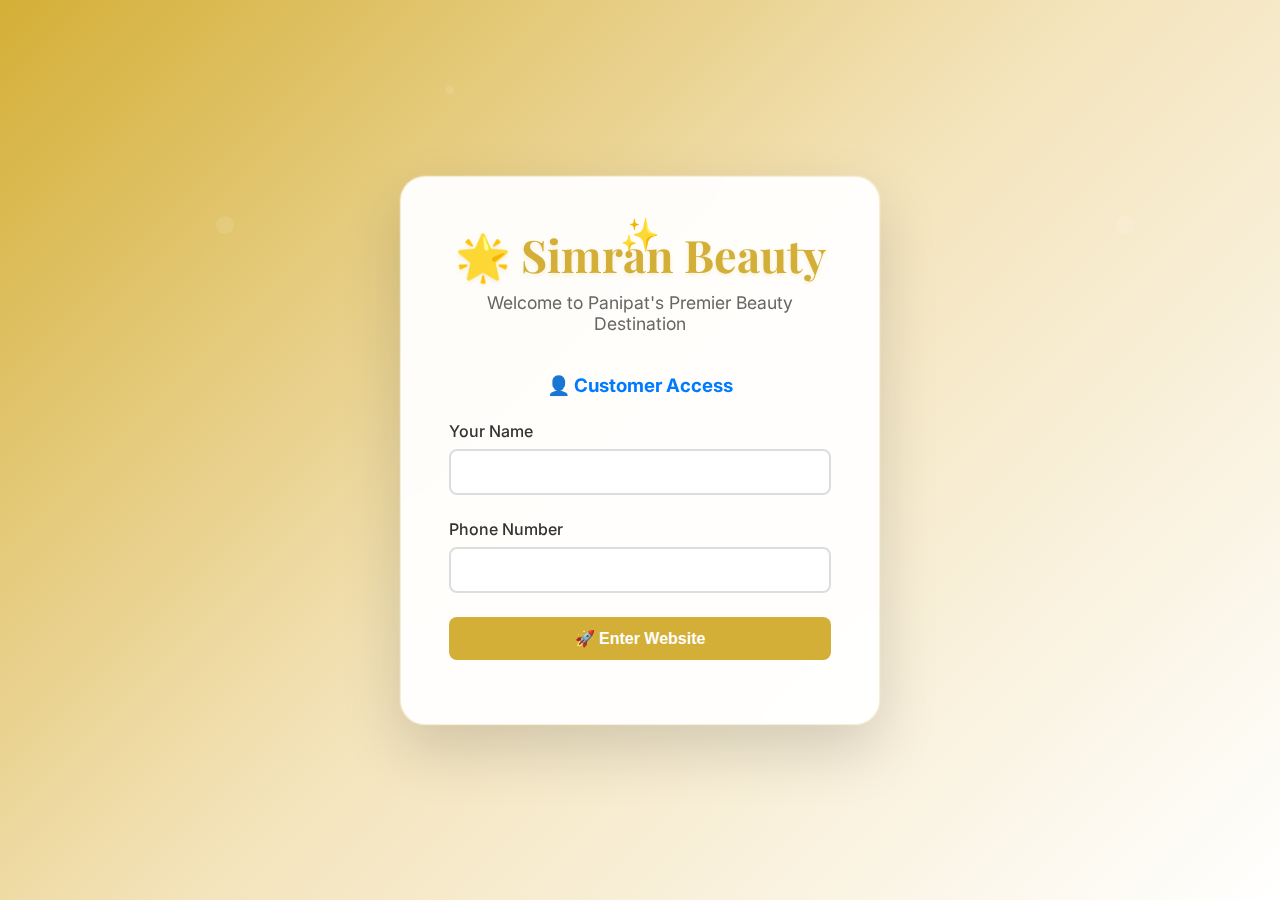
<file: login.html>
<!DOCTYPE html>
<html lang="en">
<head>
    <meta charset="UTF-8">
    <meta name="viewport" content="width=device-width, initial-scale=1.0">
    <title>Login - Simran Beauty Parlour</title>
    <link href="https://fonts.googleapis.com/css2?family=Inter:wght@300;400;500;600;700&family=Playfair+Display:wght@400;600;700&display=swap" rel="stylesheet">
    <link rel="stylesheet" href="https://cdnjs.cloudflare.com/ajax/libs/font-awesome/6.0.0/css/all.min.css">
    <style>
        * { margin: 0; padding: 0; box-sizing: border-box; }
        body { 
            font-family: 'Inter', sans-serif; 
            background: linear-gradient(135deg, #d4af37 0%, #f4e4bc 50%, #fff 100%);
            min-height: 100vh;
            display: flex;
            justify-content: center;
            align-items: center;
            padding: 20px;
            position: relative;
            overflow: hidden;
        }

        body::before {
            content: '';
            position: absolute;
            top: 0;
            left: 0;
            right: 0;
            bottom: 0;
            background: url('data:image/svg+xml,<svg xmlns="http://www.w3.org/2000/svg" viewBox="0 0 100 100"><defs><pattern id="grain" width="100" height="100" patternUnits="userSpaceOnUse"><circle cx="25" cy="25" r="1" fill="%23ffffff" opacity="0.1"/><circle cx="75" cy="75" r="1" fill="%23ffffff" opacity="0.1"/><circle cx="50" cy="10" r="0.5" fill="%23ffffff" opacity="0.1"/></pattern></defs><rect width="100" height="100" fill="url(%23grain)"/></svg>');
            pointer-events: none;
        }
        .login-container {
            background: rgba(255, 255, 255, 0.95);
            backdrop-filter: blur(20px);
            padding: 3rem;
            border-radius: 25px;
            box-shadow: 0 25px 60px rgba(0, 0, 0, 0.15), 0 0 0 1px rgba(255, 255, 255, 0.2);
            width: 100%;
            max-width: 480px;
            text-align: center;
            position: relative;
            border: 1px solid rgba(212, 175, 55, 0.2);
        }
        .logo {
            margin-bottom: 2.5rem;
            position: relative;
        }

        .logo::before {
            content: '✨';
            position: absolute;
            top: -10px;
            left: 50%;
            transform: translateX(-50%);
            font-size: 2rem;
            animation: sparkle 2s ease-in-out infinite;
        }

        @keyframes sparkle {
            0%, 100% { transform: translateX(-50%) scale(1); opacity: 1; }
            50% { transform: translateX(-50%) scale(1.2); opacity: 0.8; }
        }
        .logo h1 {
            font-family: 'Playfair Display', serif;
            color: #d4af37;
            font-size: 2.8rem;
            margin-bottom: 0.5rem;
            font-weight: 700;
            text-shadow: 0 2px 4px rgba(212, 175, 55, 0.2);
        }
        .logo p {
            color: #666;
            font-size: 1.1rem;
        }
        .login-options {
            display: flex;
            flex-direction: column;
            gap: 1.5rem;
            margin-top: 2rem;
        }
        .option-card {
            background: #f8f9fa;
            padding: 2rem;
            border-radius: 15px;
            border: 2px solid transparent;
            cursor: pointer;
            transition: all 0.3s ease;
        }
        .option-card:hover {
            border-color: #d4af37;
            transform: translateY(-2px);
            box-shadow: 0 5px 15px rgba(212, 175, 55, 0.2);
        }
        .option-card.active {
            border-color: #d4af37;
            background: #fff9e6;
        }
        .option-icon {
            font-size: 3rem;
            margin-bottom: 1rem;
        }
        .option-title {
            font-size: 1.3rem;
            font-weight: 600;
            margin-bottom: 0.5rem;
            color: #333;
        }
        .option-desc {
            color: #666;
            font-size: 0.9rem;
        }
        .login-form {
            display: none;
            margin-top: 2rem;
        }
        .form-group {
            margin-bottom: 1.5rem;
            text-align: left;
        }
        label {
            display: block;
            margin-bottom: 0.5rem;
            color: #333;
            font-weight: 500;
        }
        input {
            width: 100%;
            padding: 0.75rem;
            border: 2px solid #ddd;
            border-radius: 8px;
            font-size: 1rem;
            transition: border-color 0.3s;
        }
        input:focus {
            outline: none;
            border-color: #d4af37;
        }
        .login-btn {
            width: 100%;
            padding: 0.75rem;
            background: #d4af37;
            color: white;
            border: none;
            border-radius: 8px;
            font-size: 1rem;
            font-weight: 600;
            cursor: pointer;
            transition: background 0.3s;
        }
        .login-btn:hover {
            background: #b8941f;
        }
        .back-btn {
            background: #6c757d;
            margin-top: 1rem;
        }
        .back-btn:hover {
            background: #5a6268;
        }
        .error {
            color: #dc3545;
            text-align: center;
            margin-top: 1rem;
            font-size: 0.9rem;
        }
        .user-login {
            background: linear-gradient(135deg, #007bff, #0056b3);
            color: white;
        }

    </style>
</head>
<body>
    <div class="login-container">
        <div class="logo">
            <h1>🌟 Simran Beauty</h1>
            <p>Welcome to Panipat's Premier Beauty Destination</p>
        </div>
        
        <!-- Customer Login Form -->
        <div id="customerLoginForm" class="login-form" style="display: block;">
            <h3 style="margin-bottom: 1.5rem; color: #007bff;">👤 Customer Access</h3>
            <form id="customerForm">
                <div class="form-group">
                    <label for="customerName">Your Name</label>
                    <input type="text" id="customerName" name="customerName" required>
                </div>
                <div class="form-group">
                    <label for="customerPhone">Phone Number</label>
                    <input type="tel" id="customerPhone" name="customerPhone" required>
                </div>
                <button type="submit" class="login-btn">🚀 Enter Website</button>
            </form>
            <div id="customerError" class="error"></div>
        </div>


    </div>

    <script>
        // Customer login form handler
        document.getElementById('customerForm').addEventListener('submit', function(e) {
            e.preventDefault();
            
            const name = document.getElementById('customerName').value.trim();
            const phone = document.getElementById('customerPhone').value.trim();
            
            if (name && phone) {
                // Store customer info in localStorage
                localStorage.setItem('customerName', name);
                localStorage.setItem('customerPhone', phone);
                localStorage.setItem('userLoggedIn', 'true');
                
                // Show success message and redirect
                document.getElementById('customerError').style.color = '#28a745';
                document.getElementById('customerError').textContent = '✅ Login successful! Redirecting...';
                
                setTimeout(() => {
                    window.location.href = 'index.html';
                }, 1000);
            } else {
                document.getElementById('customerError').textContent = '❌ Please fill in all fields';
                setTimeout(() => {
                    document.getElementById('customerError').textContent = '';
                }, 3000);
            }
        });

        // Phone number validation
        document.getElementById('customerPhone').addEventListener('input', function(e) {
            let value = e.target.value.replace(/\D/g, '');
            if (value.length > 10) {
                value = value.slice(0, 10);
            }
            e.target.value = value;
        });
    </script>
</body>
</html>
</file>
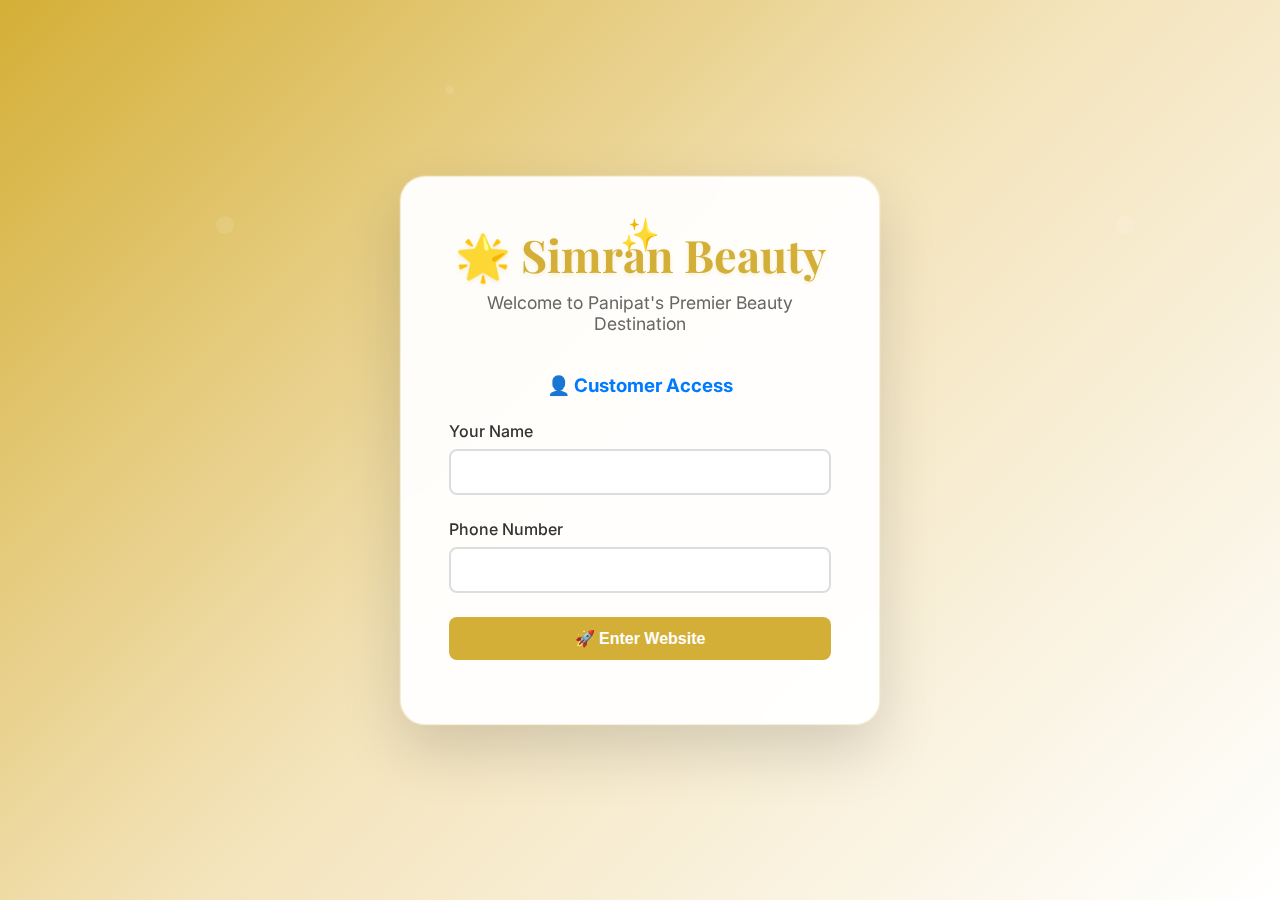
<file: services.html>
<!DOCTYPE html>
<html lang="en">
<head>
    <meta charset="UTF-8">
    <meta name="viewport" content="width=device-width, initial-scale=1.0">
    <title>Services - Simran Beauty Parlour</title>
    <link rel="stylesheet" href="styles.css">
    <link rel="stylesheet" href="animations.css">
    <link href="https://fonts.googleapis.com/css2?family=Playfair+Display:wght@400;700&family=Inter:wght@300;400;500;600&display=swap" rel="stylesheet">
    <link rel="stylesheet" href="https://cdnjs.cloudflare.com/ajax/libs/font-awesome/6.0.0/css/all.min.css">
</head>
<body>
    <!-- Navigation -->
    <nav class="navbar">
        <div class="nav-container">
            <div class="logo">
                <h2>Simran Beauty</h2>
            </div>
            <ul class="nav-menu">
                <li><a href="index.html">Home</a></li>
                <li><a href="services.html">Services</a></li>
                <li><a href="about.html">About</a></li>
                <li><a href="gallery.html">Gallery</a></li>
                <li><a href="contact.html">Contact</a></li>
                <li><a href="booking.html" class="book-btn">Book Now</a></li>
            </ul>
            <div class="hamburger">
                <span></span>
                <span></span>
                <span></span>
            </div>
        </div>
    </nav>

    <!-- Services Section -->
    <section class="services" style="padding-top: 120px;">
        <div class="bg-animation bg-gradient-move"></div>
        <div class="container">
            <div class="services-header animate-fade-up">
                <span class="section-badge">🎆 Premium Beauty Services</span>
                <h2 class="section-title">Our Premium Services</h2>
                <p class="section-subtitle">Discover our comprehensive range of beauty and wellness treatments designed to enhance your natural radiance with cutting-edge techniques and premium products</p>
            </div>
            <div class="service-categories">
                <div class="service-category">
                    <h3>Facial Treatments</h3>
                    <div class="service-grid">
                        <div class="service-item">
                            <img src="https://images.unsplash.com/photo-1616394584738-fc6e612e71b9?ixlib=rb-4.0.3&auto=format&fit=crop&w=400&q=80" alt="Facial Treatment">
                            <div class="service-info">
                                <h4>Deep Cleansing Facial</h4>
                                <p>60 minutes of deep pore cleansing and hydration</p>
                                <span class="price">Starting from ₹1,500</span>
                                <a href="booking.html" class="service-book-btn">Book Now</a>
                            </div>
                        </div>
                        <div class="service-item">
                            <img src="https://images.unsplash.com/photo-1570172619644-dfd03ed5d881?ixlib=rb-4.0.3&auto=format&fit=crop&w=400&q=80" alt="Anti-Aging Facial">
                            <div class="service-info">
                                <h4>Anti-Aging Facial</h4>
                                <p>Advanced treatment to reduce fine lines and wrinkles</p>
                                <span class="price">Starting from ₹2,500</span>
                                <a href="booking.html" class="service-book-btn">Book Now</a>
                            </div>
                        </div>
                        <div class="service-item animate-slide-up" style="animation-delay: 0.3s">
                            <img src="https://images.unsplash.com/photo-1596178065887-1198b6148b2b?ixlib=rb-4.0.3&auto=format&fit=crop&w=400&q=80" alt="Hydrating Facial">
                            <div class="service-info">
                                <h4>Hydrating Facial</h4>
                                <p>Intensive moisture therapy for dry and dull skin</p>
                                <div class="service-features">
                                    <span class="feature-tag">✨ Instant Glow</span>
                                    <span class="feature-tag">💧 Deep Hydration</span>
                                </div>
                                <span class="price">Starting from ₹1,800</span>
                                <a href="booking.html" class="service-book-btn">Book Now</a>
                            </div>
                        </div>
                        <div class="service-item animate-slide-up" style="animation-delay: 0.4s">
                            <img src="https://images.unsplash.com/photo-1515377905703-c4788e51af15?ixlib=rb-4.0.3&auto=format&fit=crop&w=400&q=80" alt="Gold Facial">
                            <div class="service-info">
                                <h4>24K Gold Facial</h4>
                                <p>Luxurious anti-aging treatment with real gold particles</p>
                                <div class="service-features">
                                    <span class="feature-tag">👑 Premium</span>
                                    <span class="feature-tag">⏰ 90 mins</span>
                                </div>
                                <span class="price">Starting from ₹3,500</span>
                                <a href="booking.html" class="service-book-btn">Book Now</a>
                            </div>
                        </div>
                    </div>
                </div>

                <div class="service-category">
                    <h3>Hair Treatments</h3>
                    <div class="service-grid">
                        <div class="service-item">
                            <img src="https://images.unsplash.com/photo-1522337360788-8b13dee7a37e?ixlib=rb-4.0.3&auto=format&fit=crop&w=400&q=80" alt="Hair Styling">
                            <div class="service-info">
                                <h4>Hair Cut & Styling</h4>
                                <p>Professional haircut with styling</p>
                                <span class="price">Starting from ₹800</span>
                                <a href="booking.html" class="service-book-btn">Book Now</a>
                            </div>
                        </div>
                        <div class="service-item">
                            <img src="https://images.unsplash.com/photo-1559599101-f09722fb4948?ixlib=rb-4.0.3&auto=format&fit=crop&w=400&q=80" alt="Hair Treatment">
                            <div class="service-info">
                                <h4>Hair Spa Treatment</h4>
                                <p>Deep conditioning and nourishment for healthy hair</p>
                                <span class="price">Starting from ₹1,200</span>
                                <a href="booking.html" class="service-book-btn">Book Now</a>
                            </div>
                        </div>
                        <div class="service-item animate-slide-up" style="animation-delay: 0.3s">
                            <img src="https://images.unsplash.com/photo-1562322140-8baeececf3df?ixlib=rb-4.0.3&auto=format&fit=crop&w=400&q=80" alt="Hair Coloring">
                            <div class="service-info">
                                <h4>Hair Coloring</h4>
                                <p>Professional hair coloring with premium products</p>
                                <div class="service-features">
                                    <span class="feature-tag">🎨 All Colors</span>
                                    <span class="feature-tag">🌿 Ammonia Free</span>
                                </div>
                                <span class="price">Starting from ₹2,000</span>
                                <a href="booking.html" class="service-book-btn">Book Now</a>
                            </div>
                        </div>
                        <div class="service-item animate-slide-up" style="animation-delay: 0.4s">
                            <img src="https://images.unsplash.com/photo-1522338242992-e1a54906a8da?ixlib=rb-4.0.3&auto=format&fit=crop&w=400&q=80" alt="Hair Straightening">
                            <div class="service-info">
                                <h4>Keratin Treatment</h4>
                                <p>Smooth, frizz-free hair with long-lasting results</p>
                                <div class="service-features">
                                    <span class="feature-tag">💫 6 Months</span>
                                    <span class="feature-tag">🔥 Heat Protection</span>
                                </div>
                                <span class="price">Starting from ₹4,500</span>
                                <a href="booking.html" class="service-book-btn">Book Now</a>
                            </div>
                        </div>
                    </div>
                </div>

                <div class="service-category">
                    <h3>Bridal Packages</h3>
                    <div class="service-grid">
                        <div class="service-item">
                            <img src="https://images.unsplash.com/photo-1594736797933-d0401ba2fe65?ixlib=rb-4.0.3&auto=format&fit=crop&w=400&q=80" alt="Bridal Makeup">
                            <div class="service-info">
                                <h4>Complete Bridal Package</h4>
                                <p>Full bridal makeover with pre-wedding treatments</p>
                                <span class="price">Starting from ₹15,000</span>
                                <a href="booking.html" class="service-book-btn">Book Now</a>
                            </div>
                        </div>
                        <div class="service-item">
                            <img src="https://images.unsplash.com/photo-1487412947147-5cebf100ffc2?ixlib=rb-4.0.3&auto=format&fit=crop&w=400&q=80" alt="Pre-Wedding Treatment">
                            <div class="service-info">
                                <h4>Pre-Wedding Package</h4>
                                <p>Complete beauty preparation for your special day</p>
                                <span class="price">Starting from ₹8,000</span>
                                <a href="booking.html" class="service-book-btn">Book Now</a>
                            </div>
                        </div>
                    </div>
                </div>

                <div class="service-category">
                    <h3>Body Treatments</h3>
                    <div class="service-grid">
                        <div class="service-item">
                            <img src="https://images.unsplash.com/photo-1544161515-4ab6ce6db874?ixlib=rb-4.0.3&auto=format&fit=crop&w=400&q=80" alt="Body Massage">
                            <div class="service-info">
                                <h4>Relaxing Body Massage</h4>
                                <p>Full body relaxation therapy</p>
                                <span class="price">Starting from ₹2,500</span>
                                <a href="booking.html" class="service-book-btn">Book Now</a>
                            </div>
                        </div>
                        <div class="service-item">
                            <img src="https://images.unsplash.com/photo-1515377905703-c4788e51af15?ixlib=rb-4.0.3&auto=format&fit=crop&w=400&q=80" alt="Manicure Pedicure">
                            <div class="service-info">
                                <h4>Manicure & Pedicure</h4>
                                <p>Complete nail care and beautification</p>
                                <span class="price">Starting from ₹1,000</span>
                                <a href="booking.html" class="service-book-btn">Book Now</a>
                            </div>
                        </div>
                    </div>
                </div>
            </div>
        </div>
    </section>

    <!-- Footer -->
    <footer class="footer">
        <div class="container">
            <div class="footer-content">
                <div class="footer-section">
                    <h3>Simran Beauty</h3>
                    <p>Your trusted partner for luxury beauty treatments in Panipat.</p>
                    <div class="social-links">
                        <a href="#"><i class="fab fa-facebook"></i></a>
                        <a href="#"><i class="fab fa-instagram"></i></a>
                        <a href="#"><i class="fab fa-youtube"></i></a>
                    </div>
                </div>
                <div class="footer-section">
                    <h4>Quick Links</h4>
                    <ul>
                        <li><a href="index.html">Home</a></li>
                        <li><a href="services.html">Services</a></li>
                        <li><a href="about.html">About</a></li>
                        <li><a href="booking.html">Book Now</a></li>
                    </ul>
                </div>
                <div class="footer-section">
                    <h4>Services</h4>
                    <ul>
                        <li><a href="services.html">Facial Treatments</a></li>
                        <li><a href="services.html">Hair Treatments</a></li>
                        <li><a href="services.html">Bridal Packages</a></li>
                        <li><a href="services.html">Spa Treatments</a></li>
                    </ul>
                </div>
                <div class="footer-section">
                    <h4>Contact Info</h4>
                    <p><i class="fas fa-map-marker-alt"></i> Beniwall Mohalla, Ram Minder, Samalkha, Panipat 132101</p>
                    <p><i class="fas fa-phone"></i> +91 90690 20005</p>
                    <p><i class="fas fa-envelope"></i> info@simranbeauty.com</p>
                </div>
            </div>
            <div class="footer-bottom">
                <p>&copy; 2024 Simran Beauty Parlour. All rights reserved.</p>
            </div>
        </div>
    </footer>

    <!-- WhatsApp Float Button -->
    <a href="https://wa.me/919069020005" class="whatsapp-float" target="_blank">
        <i class="fab fa-whatsapp"></i>
    </a>

    <script>
        // Check if user is logged in
        if (!localStorage.getItem('userLoggedIn') && !sessionStorage.getItem('adminLoggedIn')) {
            window.location.href = 'login.html';
        }
    </script>
    <script src="script.js"></script>
</body>
</html>
</file>
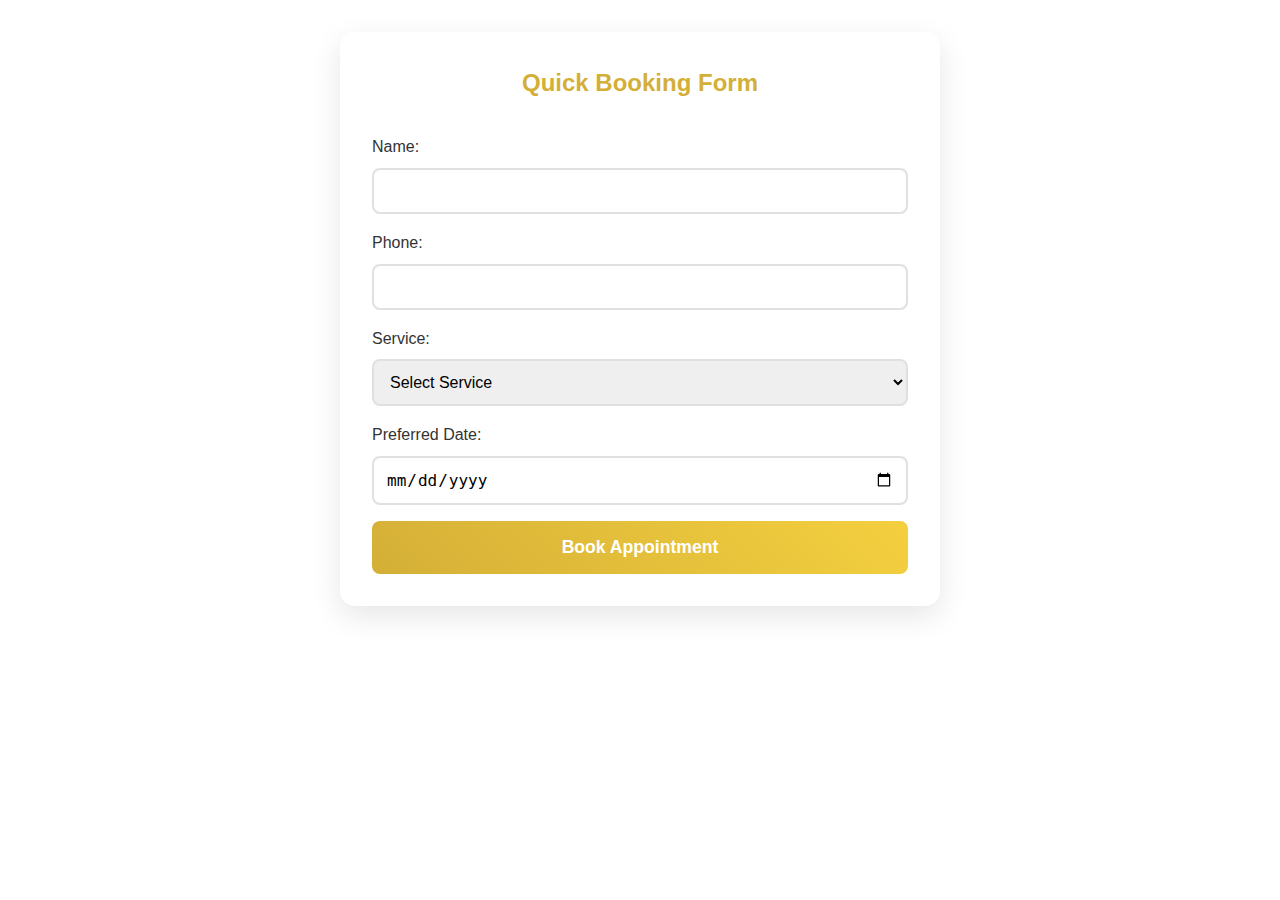
<file: simple-booking.html>
<!DOCTYPE html>
<html lang="en">
<head>
    <meta charset="UTF-8">
    <meta name="viewport" content="width=device-width, initial-scale=1.0">
    <title>Simple Booking - Gurubaksh Beauty</title>
    <link rel="stylesheet" href="styles.css">
    <link rel="stylesheet" href="animations.css">
</head>
<body>
    <div style="padding: 2rem; max-width: 600px; margin: 2rem auto; background: white; border-radius: 15px; box-shadow: 0 10px 30px rgba(0,0,0,0.1);">
        <h2 style="text-align: center; color: #d4af37; margin-bottom: 2rem;">Quick Booking Form</h2>
        
        <form id="simpleBookingForm">
            <div style="margin-bottom: 1rem;">
                <label style="display: block; margin-bottom: 0.5rem; font-weight: 500;">Name:</label>
                <input type="text" name="name" required style="width: 100%; padding: 0.75rem; border: 2px solid #e0e0e0; border-radius: 8px;">
            </div>
            
            <div style="margin-bottom: 1rem;">
                <label style="display: block; margin-bottom: 0.5rem; font-weight: 500;">Phone:</label>
                <input type="tel" name="phone" required style="width: 100%; padding: 0.75rem; border: 2px solid #e0e0e0; border-radius: 8px;">
            </div>
            
            <div style="margin-bottom: 1rem;">
                <label style="display: block; margin-bottom: 0.5rem; font-weight: 500;">Service:</label>
                <select name="service" required style="width: 100%; padding: 0.75rem; border: 2px solid #e0e0e0; border-radius: 8px;">
                    <option value="">Select Service</option>
                    <option value="facial">Facial Treatment</option>
                    <option value="hair">Hair Treatment</option>
                    <option value="bridal">Bridal Package</option>
                    <option value="spa">Spa Treatment</option>
                </select>
            </div>
            
            <div style="margin-bottom: 1rem;">
                <label style="display: block; margin-bottom: 0.5rem; font-weight: 500;">Preferred Date:</label>
                <input type="date" name="date" required style="width: 100%; padding: 0.75rem; border: 2px solid #e0e0e0; border-radius: 8px;">
            </div>
            
            <button type="submit" style="width: 100%; background: linear-gradient(45deg, #d4af37, #f4d03f); color: white; padding: 1rem; border: none; border-radius: 8px; font-size: 1.1rem; font-weight: 600; cursor: pointer;">
                Book Appointment
            </button>
        </form>
        
        <div id="result" style="margin-top: 1rem; padding: 1rem; border-radius: 8px; display: none;"></div>
    </div>

    <script>
        document.getElementById('simpleBookingForm').addEventListener('submit', function(e) {
            e.preventDefault();
            
            const formData = new FormData(this);
            const data = {
                name: formData.get('name'),
                phone: formData.get('phone'),
                service: formData.get('service'),
                date: formData.get('date'),
                token: 'GB' + Date.now().toString().slice(-6),
                created_at: new Date().toLocaleString()
            };
            
            // Save to localStorage
            let bookings = JSON.parse(localStorage.getItem('bookings') || '[]');
            bookings.push(data);
            localStorage.setItem('bookings', JSON.stringify(bookings));
            
            // Show success message
            const result = document.getElementById('result');
            result.style.display = 'block';
            result.style.background = '#d4edda';
            result.style.color = '#155724';
            result.innerHTML = `
                <h3>Booking Confirmed!</h3>
                <p><strong>Token Number:</strong> ${data.token}</p>
                <p><strong>Name:</strong> ${data.name}</p>
                <p><strong>Service:</strong> ${data.service}</p>
                <p><strong>Date:</strong> ${data.date}</p>
                <p>Please save your token number for reference.</p>
                <button onclick="sendWhatsApp('${data.token}', '${data.name}', '${data.service}', '${data.date}')" 
                        style="background: #25d366; color: white; padding: 0.5rem 1rem; border: none; border-radius: 5px; margin-top: 1rem; cursor: pointer;">
                    Send to WhatsApp
                </button>
            `;
            
            this.reset();
        });
        
        function sendWhatsApp(token, name, service, date) {
            const message = `Hello! I have booked an appointment at Gurubaksh Beauty Parlour.
            
Token: ${token}
Name: ${name}
Service: ${service}
Date: ${date}

Please confirm my appointment. Thank you!`;
            
            window.open(`https://wa.me/919876543210?text=${encodeURIComponent(message)}`, '_blank');
        }
        
        // Set minimum date to today
        document.querySelector('input[type="date"]').min = new Date().toISOString().split('T')[0];
    </script>
</body>
</html>
</file>
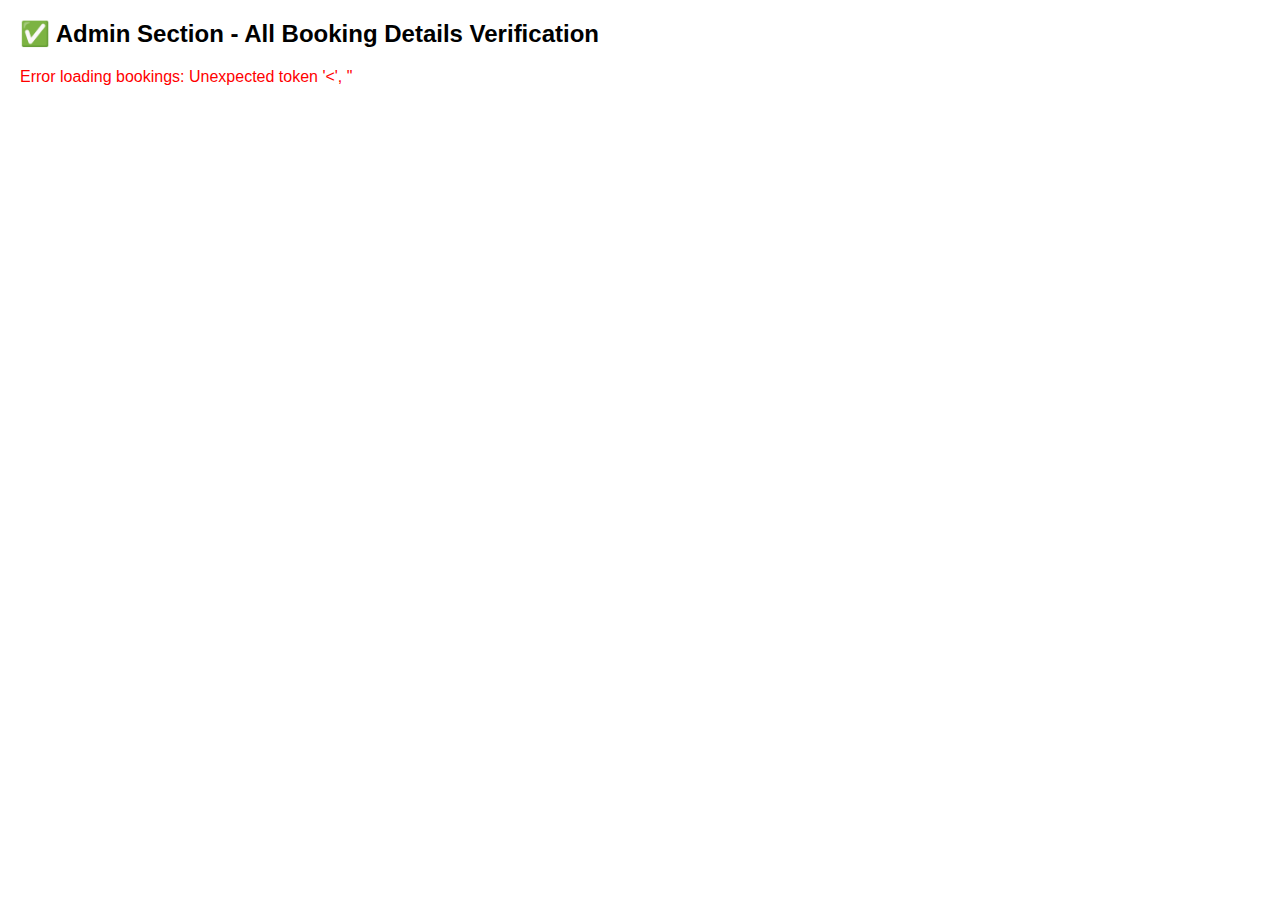
<file: verify-admin-details.html>
<!DOCTYPE html>
<html>
<head>
    <title>Verify Admin Details</title>
    <style>
        body { font-family: Arial, sans-serif; margin: 20px; }
        .field { margin: 10px 0; padding: 10px; background: #f5f5f5; border-radius: 5px; }
        .label { font-weight: bold; color: #333; }
        .value { color: #666; margin-left: 10px; }
        .success { color: green; }
        .error { color: red; }
    </style>
</head>
<body>
    <h2>✅ Admin Section - All Booking Details Verification</h2>
    
    <div id="verification">
        <p>Loading booking details...</p>
    </div>

    <script>
        async function verifyBookingDetails() {
            try {
                const response = await fetch('get-bookings.php');
                const bookings = await response.json();
                
                const container = document.getElementById('verification');
                
                if (bookings.length === 0) {
                    container.innerHTML = '<p class="error">No bookings found</p>';
                    return;
                }
                
                const booking = bookings[0]; // Check first booking
                
                const requiredFields = [
                    'id', 'token_number', 'name', 'phone', 'email', 'service', 
                    'service_name', 'service_price', 'date', 'time', 'time_display',
                    'message', 'customer_source', 'login_name', 'login_phone',
                    'booking_ip', 'user_agent', 'referrer', 'session_id',
                    'booking_method', 'payment_status', 'estimated_duration',
                    'created_at', 'updated_at', 'status'
                ];
                
                let html = '<h3>Booking Details Available in Admin:</h3>';
                
                requiredFields.forEach(field => {
                    const hasField = booking.hasOwnProperty(field);
                    const value = booking[field] || 'Not set';
                    const status = hasField ? '✅' : '❌';
                    const className = hasField ? 'success' : 'error';
                    
                    html += `
                        <div class="field">
                            <span class="${className}">${status}</span>
                            <span class="label">${field}:</span>
                            <span class="value">${value}</span>
                        </div>
                    `;
                });
                
                const totalFields = requiredFields.length;
                const availableFields = requiredFields.filter(field => booking.hasOwnProperty(field)).length;
                const percentage = Math.round((availableFields / totalFields) * 100);
                
                html += `
                    <div style="margin-top: 20px; padding: 15px; background: ${percentage === 100 ? '#d4edda' : '#fff3cd'}; border-radius: 5px;">
                        <h4>Summary: ${availableFields}/${totalFields} fields available (${percentage}%)</h4>
                        ${percentage === 100 ? 
                            '<p class="success">✅ ALL booking details are saved and available in admin section!</p>' : 
                            '<p class="error">❌ Some booking details are missing</p>'
                        }
                    </div>
                `;
                
                container.innerHTML = html;
                
            } catch (error) {
                document.getElementById('verification').innerHTML = 
                    `<p class="error">Error loading bookings: ${error.message}</p>`;
            }
        }
        
        verifyBookingDetails();
    </script>
</body>
</html>
</file>
<file: animations.css>
/* New Animations */
@keyframes slideLeft {
    from { opacity: 0; transform: translateX(-50px); }
    to { opacity: 1; transform: translateX(0); }
}

@keyframes slideRight {
    from { opacity: 0; transform: translateX(50px); }
    to { opacity: 1; transform: translateX(0); }
}

@keyframes slideUp {
    from { opacity: 0; transform: translateY(50px); }
    to { opacity: 1; transform: translateY(0); }
}

@keyframes fadeUp {
    from { opacity: 0; transform: translateY(30px); }
    to { opacity: 1; transform: translateY(0); }
}

@keyframes bounceIn {
    0% { opacity: 0; transform: scale(0.3); }
    50% { opacity: 1; transform: scale(1.05); }
    70% { transform: scale(0.9); }
    100% { opacity: 1; transform: scale(1); }
}

@keyframes pulse {
    0% { transform: scale(1); }
    50% { transform: scale(1.05); }
    100% { transform: scale(1); }
}

@keyframes float {
    0%, 100% { transform: translateY(0px); }
    50% { transform: translateY(-20px); }
}

.animate-slide-left { animation: slideLeft 1s ease-out; }
.animate-slide-right { animation: slideRight 1s ease-out; }
.animate-slide-up { animation: slideUp 0.8s ease-out; }
.animate-fade-up { animation: fadeUp 0.8s ease-out; }
.animate-bounce-in { animation: bounceIn 0.8s ease-out; }
.pulse-animation { animation: pulse 2s infinite; }

/* Hero Enhancements */
.hero-badge {
    display: inline-block;
    background: linear-gradient(45deg, #d4af37, #f4d03f);
    color: white;
    padding: 0.5rem 1rem;
    border-radius: 25px;
    font-size: 0.9rem;
    font-weight: 500;
    margin-bottom: 1rem;
    animation: pulse 3s infinite;
}

.hero-stats {
    display: flex;
    gap: 2rem;
    margin: 2rem 0;
}

.stat-item {
    text-align: center;
}

.stat-number {
    display: block;
    font-size: 2rem;
    font-weight: bold;
    color: #d4af37;
    font-family: 'Playfair Display', serif;
}

.stat-label {
    font-size: 0.9rem;
    color: #666;
}



/* Enhanced Highlights */
.icon-wrapper {
    width: 80px;
    height: 80px;
    background: linear-gradient(45deg, #d4af37, #f4d03f);
    border-radius: 50%;
    display: flex;
    align-items: center;
    justify-content: center;
    margin: 0 auto 1.5rem;
    transition: transform 0.3s ease;
}

.highlight-item:hover .icon-wrapper {
    transform: scale(1.1) rotate(5deg);
}

.icon-wrapper i {
    font-size: 2rem;
    color: white;
}

.highlight-number {
    position: absolute;
    top: 1rem;
    right: 1rem;
    width: 40px;
    height: 40px;
    background: #f8f4f0;
    border-radius: 50%;
    display: flex;
    align-items: center;
    justify-content: center;
    font-weight: bold;
    color: #d4af37;
    font-size: 1.2rem;
}

/* Special Offers */
.special-offers {
    padding: 80px 0;
    background: linear-gradient(135deg, #f8f4f0 0%, #fff 100%);
}

.offers-grid {
    display: grid;
    grid-template-columns: repeat(auto-fit, minmax(300px, 1fr));
    gap: 2rem;
}

.offer-card {
    background: white;
    border-radius: 20px;
    padding: 2rem;
    text-align: center;
    box-shadow: 0 15px 35px rgba(0, 0, 0, 0.1);
    position: relative;
    transition: transform 0.3s ease;
}

.offer-card:hover { transform: translateY(-10px); }

.offer-badge {
    position: absolute;
    top: 1rem;
    right: 1rem;
    background: #d4af37;
    color: white;
    padding: 0.5rem 1rem;
    border-radius: 15px;
    font-size: 0.8rem;
    font-weight: 600;
}

.offer-price { margin: 1.5rem 0; }
.old-price { text-decoration: line-through; color: #999; margin-right: 1rem; }
.new-price { font-size: 1.8rem; font-weight: bold; color: #d4af37; }

.offer-btn {
    background: linear-gradient(45deg, #d4af37, #f4d03f);
    color: white;
    padding: 1rem 2rem;
    border-radius: 25px;
    text-decoration: none;
    font-weight: 600;
    transition: all 0.3s ease;
    display: inline-block;
}

.offer-btn:hover {
    transform: translateY(-2px);
    box-shadow: 0 10px 25px rgba(212, 175, 55, 0.3);
}

/* CTA Section */
.cta-section {
    padding: 80px 0;
    background: linear-gradient(135deg, #d4af37, #f4d03f);
    color: white;
    text-align: center;
}

.cta-content h2 {
    font-size: 2.5rem;
    margin-bottom: 1rem;
    font-family: 'Playfair Display', serif;
}

.cta-content p {
    font-size: 1.2rem;
    margin-bottom: 2rem;
    opacity: 0.9;
}

.cta-btn.large {
    padding: 1.2rem 3rem;
    font-size: 1.1rem;
}

/* Background Animations */
.bg-animation {
    position: absolute;
    top: 0;
    left: 0;
    width: 100%;
    height: 100%;
    pointer-events: none;
    z-index: 0;
}

.hero, .highlights, .special-offers, .cta-section {
    position: relative;
    overflow: hidden;
}

.hero .container, .highlights .container, .special-offers .container, .cta-section .container {
    position: relative;
    z-index: 1;
}

/* Particles Animation */
@keyframes particles {
    0% { transform: translateY(100vh) rotate(0deg); opacity: 0; }
    10% { opacity: 1; }
    90% { opacity: 1; }
    100% { transform: translateY(-100vh) rotate(360deg); opacity: 0; }
}

.bg-particles::before,
.bg-particles::after {
    content: '';
    position: absolute;
    width: 4px;
    height: 4px;
    background: rgba(212, 175, 55, 0.3);
    border-radius: 50%;
    animation: particles 15s linear infinite;
}

.bg-particles::before {
    left: 20%;
    animation-delay: 0s;
}

.bg-particles::after {
    left: 80%;
    animation-delay: 7s;
}

/* Waves Animation */
@keyframes waves {
    0% { transform: translateX(-100%); }
    100% { transform: translateX(100%); }
}

.bg-waves::before {
    content: '';
    position: absolute;
    top: 0;
    left: 0;
    width: 200%;
    height: 100%;
    background: linear-gradient(90deg, transparent, rgba(212, 175, 55, 0.05), transparent);
    animation: waves 8s ease-in-out infinite;
}

/* Gradient Move Animation */
@keyframes gradientMove {
    0% { background-position: 0% 50%; }
    50% { background-position: 100% 50%; }
    100% { background-position: 0% 50%; }
}

.bg-gradient-move::before {
    content: '';
    position: absolute;
    top: 0;
    left: 0;
    width: 100%;
    height: 100%;
    background: linear-gradient(45deg, rgba(212, 175, 55, 0.1), rgba(244, 208, 63, 0.1), rgba(212, 175, 55, 0.1));
    background-size: 200% 200%;
    animation: gradientMove 6s ease infinite;
}

/* Sparkle Animation */
@keyframes sparkle {
    0%, 100% { opacity: 0; transform: scale(0); }
    50% { opacity: 1; transform: scale(1); }
}

.bg-sparkle::before,
.bg-sparkle::after {
    content: '✨';
    position: absolute;
    font-size: 1.5rem;
    color: rgba(255, 255, 255, 0.7);
    animation: sparkle 3s ease-in-out infinite;
}

.bg-sparkle::before {
    top: 20%;
    left: 15%;
    animation-delay: 0s;
}

.bg-sparkle::after {
    top: 70%;
    right: 20%;
    animation-delay: 1.5s;
}

/* Section Badges */
.section-badge {
    display: inline-block;
    background: linear-gradient(45deg, #d4af37, #f4d03f);
    color: white;
    padding: 0.5rem 1.5rem;
    border-radius: 25px;
    font-size: 0.9rem;
    font-weight: 600;
    margin-bottom: 1rem;
    box-shadow: 0 4px 15px rgba(212, 175, 55, 0.3);
    animation: pulse 3s infinite;
}

/* Enhanced Buttons */
.cta-btn, .service-book-btn, .offer-btn {
    position: relative;
    overflow: hidden;
}

.cta-btn::before, .service-book-btn::before, .offer-btn::before {
    content: '';
    position: absolute;
    top: 0;
    left: -100%;
    width: 100%;
    height: 100%;
    background: linear-gradient(90deg, transparent, rgba(255, 255, 255, 0.2), transparent);
    transition: left 0.5s;
}

.cta-btn:hover::before, .service-book-btn:hover::before, .offer-btn:hover::before {
    left: 100%;
}

/* Enhanced Gallery */
.gallery-item {
    position: relative;
    overflow: hidden;
}

.gallery-item::after {
    content: '🔍 View';
    position: absolute;
    top: 50%;
    left: 50%;
    transform: translate(-50%, -50%);
    background: rgba(212, 175, 55, 0.9);
    color: white;
    padding: 0.5rem 1rem;
    border-radius: 20px;
    opacity: 0;
    transition: opacity 0.3s ease;
    font-weight: 600;
}

.gallery-item:hover::after {
    opacity: 1;
}

/* Enhanced Forms */
.form-group input:focus, .form-group select:focus, .form-group textarea:focus {
    border-color: #d4af37;
    box-shadow: 0 0 0 3px rgba(212, 175, 55, 0.1);
    transform: translateY(-2px);
}

/* Testimonial Enhancements */
.testimonial-item {
    position: relative;
    overflow: hidden;
}

.testimonial-item::before {
    content: '“';
    position: absolute;
    top: -10px;
    left: 20px;
    font-size: 4rem;
    color: rgba(212, 175, 55, 0.2);
    font-family: 'Playfair Display', serif;
}

/* Contact Item Enhancements */
.contact-item {
    transition: transform 0.3s ease;
}

.contact-item:hover {
    transform: translateX(10px);
}

.contact-item i {
    transition: color 0.3s ease;
}

.contact-item:hover i {
    color: #f4d03f;
}

/* Live Counter */
.live-counter {
    padding: 80px 0;
    background: linear-gradient(135deg, #2c3e50, #34495e);
    color: white;
    position: relative;
}

.counter-grid {
    display: grid;
    grid-template-columns: repeat(auto-fit, minmax(200px, 1fr));
    gap: 2rem;
}

.counter-item {
    text-align: center;
    padding: 2rem;
}

.counter-icon {
    width: 80px;
    height: 80px;
    background: linear-gradient(45deg, #d4af37, #f4d03f);
    border-radius: 50%;
    display: flex;
    align-items: center;
    justify-content: center;
    margin: 0 auto 1rem;
    font-size: 2rem;
}

.counter-number {
    display: block;
    font-size: 3rem;
    font-weight: bold;
    color: #d4af37;
    margin-bottom: 0.5rem;
}

.counter-label {
    font-size: 1.1rem;
    opacity: 0.9;
}

/* Transformation Gallery */
.before-after {
    padding: 80px 0;
    background: linear-gradient(135deg, #f8f4f0 0%, #fff 50%, #f8f4f0 100%);
}

.transformation-grid {
    display: grid;
    grid-template-columns: repeat(auto-fit, minmax(350px, 1fr));
    gap: 3rem;
}

.transformation-item {
    background: white;
    border-radius: 20px;
    padding: 2rem;
    box-shadow: 0 15px 35px rgba(0, 0, 0, 0.1);
    text-align: center;
    transition: transform 0.3s ease;
}

.transformation-item:hover {
    transform: translateY(-10px);
}

.before-after-wrapper {
    display: flex;
    align-items: center;
    justify-content: center;
    gap: 1rem;
    margin-bottom: 1.5rem;
}

.image-container {
    position: relative;
    flex: 1;
}

.image-container img {
    width: 100%;
    height: 150px;
    object-fit: cover;
    border-radius: 10px;
    transition: transform 0.3s ease;
}

.image-container:hover img {
    transform: scale(1.05);
}

.image-label {
    position: absolute;
    bottom: -10px;
    left: 50%;
    transform: translateX(-50%);
    background: #d4af37;
    color: white;
    padding: 0.25rem 0.75rem;
    border-radius: 15px;
    font-size: 0.8rem;
    font-weight: 600;
}

.vs-divider {
    display: flex;
    align-items: center;
    justify-content: center;
    width: 40px;
    height: 40px;
    background: linear-gradient(45deg, #d4af37, #f4d03f);
    border-radius: 50%;
    color: white;
    font-weight: bold;
    font-size: 0.9rem;
    flex-shrink: 0;
}

.transformation-item h4 {
    color: #333;
    margin-bottom: 0.5rem;
    font-size: 1.3rem;
}

.transformation-item p {
    color: #666;
    font-size: 0.95rem;
    line-height: 1.5;
}

/* Enhanced Chat Widget */
.chat-widget {
    position: fixed;
    bottom: 120px;
    right: 20px;
    width: 320px;
    background: white;
    border-radius: 20px;
    box-shadow: 0 15px 40px rgba(0, 0, 0, 0.15);
    z-index: 1000;
    overflow: hidden;
    transform: translateY(calc(100% - 70px));
    transition: all 0.3s ease;
    border: 1px solid rgba(212, 175, 55, 0.2);
}

.chat-widget.open {
    transform: translateY(0);
}

.chat-header {
    background: linear-gradient(45deg, #d4af37, #f4d03f);
    color: white;
    padding: 1rem 1.5rem;
    cursor: pointer;
    display: flex;
    align-items: center;
    justify-content: space-between;
    font-weight: 600;
    position: relative;
}

.chat-header i {
    font-size: 1.2rem;
}

.chat-status {
    width: 10px;
    height: 10px;
    border-radius: 50%;
    background: #27ae60;
    position: relative;
}

.chat-status.online::after {
    content: '';
    position: absolute;
    width: 10px;
    height: 10px;
    border-radius: 50%;
    background: #27ae60;
    animation: pulse-dot 2s infinite;
}

@keyframes pulse-dot {
    0% { transform: scale(1); opacity: 1; }
    100% { transform: scale(2); opacity: 0; }
}

.chat-body {
    padding: 0;
    max-height: 400px;
    display: flex;
    flex-direction: column;
}

.chat-messages {
    padding: 1rem;
    max-height: 200px;
    overflow-y: auto;
    flex: 1;
}

.chat-message {
    display: flex;
    gap: 0.75rem;
    margin-bottom: 1rem;
    align-items: flex-start;
}

.message-avatar {
    width: 35px;
    height: 35px;
    border-radius: 50%;
    background: linear-gradient(45deg, #d4af37, #f4d03f);
    display: flex;
    align-items: center;
    justify-content: center;
    color: white;
    flex-shrink: 0;
}

.message-content {
    background: #f8f9fa;
    padding: 0.75rem;
    border-radius: 15px;
    flex: 1;
}

.message-content p {
    margin: 0;
    font-size: 0.9rem;
    line-height: 1.4;
}

.message-content p + p {
    margin-top: 0.5rem;
}

.quick-options {
    padding: 1rem;
    display: grid;
    grid-template-columns: 1fr 1fr;
    gap: 0.5rem;
    border-top: 1px solid #f0f0f0;
}

.quick-btn {
    background: #f8f9fa;
    border: 1px solid #e9ecef;
    color: #495057;
    padding: 0.75rem 0.5rem;
    border-radius: 10px;
    cursor: pointer;
    transition: all 0.3s ease;
    font-size: 0.8rem;
    display: flex;
    flex-direction: column;
    align-items: center;
    gap: 0.25rem;
    text-align: center;
}

.quick-btn:hover {
    background: #d4af37;
    color: white;
    border-color: #d4af37;
    transform: translateY(-2px);
}

.quick-btn i {
    font-size: 1rem;
}

.chat-input-area {
    padding: 1rem;
    border-top: 1px solid #f0f0f0;
    display: flex;
    gap: 0.5rem;
}

.chat-input-area input {
    flex: 1;
    padding: 0.75rem;
    border: 1px solid #e9ecef;
    border-radius: 20px;
    outline: none;
    font-size: 0.9rem;
}

.chat-input-area input:focus {
    border-color: #d4af37;
}

.send-btn {
    width: 40px;
    height: 40px;
    background: linear-gradient(45deg, #d4af37, #f4d03f);
    border: none;
    border-radius: 50%;
    color: white;
    cursor: pointer;
    display: flex;
    align-items: center;
    justify-content: center;
    transition: transform 0.3s ease;
}

.send-btn:hover {
    transform: scale(1.1);
}

/* Progress Bar */
.progress-bar {
    position: fixed;
    top: 0;
    left: 0;
    height: 3px;
    background: linear-gradient(45deg, #d4af37, #f4d03f);
    z-index: 10000;
    transition: width 0.3s ease;
}

/* Scroll to Top Enhancement */
.scroll-top-btn {
    background: linear-gradient(45deg, #d4af37, #f4d03f) !important;
    box-shadow: 0 4px 15px rgba(212, 175, 55, 0.3);
}

.scroll-top-btn:hover {
    transform: translateY(-3px) scale(1.1);
}

/* Testimonial Carousel */
.testimonial-carousel {
    padding: 80px 0;
    background: linear-gradient(135deg, #2c3e50, #34495e);
    color: white;
    position: relative;
}

.carousel-container {
    position: relative;
    max-width: 800px;
    margin: 0 auto;
}

.testimonial-slider {
    overflow: hidden;
    border-radius: 20px;
}

.testimonial-slide {
    display: none;
    padding: 3rem;
    background: rgba(255, 255, 255, 0.1);
    backdrop-filter: blur(10px);
    border: 1px solid rgba(255, 255, 255, 0.2);
    border-radius: 20px;
    text-align: center;
    opacity: 0;
    transition: opacity 0.5s ease;
}

.testimonial-slide.active {
    display: block;
    opacity: 1;
    animation: slideIn 0.5s ease;
}

.testimonial-content .stars {
    color: #d4af37;
    font-size: 1.8rem;
    margin-bottom: 1.5rem;
    text-shadow: 0 2px 4px rgba(0,0,0,0.1);
}

@keyframes slideIn {
    from { opacity: 0; transform: translateX(30px); }
    to { opacity: 1; transform: translateX(0); }
}

.testimonial-content p {
    font-size: 1.2rem;
    line-height: 1.8;
    margin: 1.5rem 0;
    font-style: italic;
}

.client-info {
    display: flex;
    align-items: center;
    justify-content: center;
    gap: 1rem;
    margin-top: 2rem;
}

.client-photo {
    width: 60px;
    height: 60px;
    border-radius: 50%;
    object-fit: cover;
    border: 3px solid #d4af37;
}

.client-info h4 {
    margin: 0;
    color: #d4af37;
}

.client-info span {
    opacity: 0.8;
    font-size: 0.9rem;
}

.carousel-nav {
    position: absolute;
    top: 50%;
    transform: translateY(-50%);
    width: calc(100% + 100px);
    left: -50px;
    display: flex;
    justify-content: space-between;
    pointer-events: none;
    z-index: 10;
}

.nav-btn {
    background: rgba(212, 175, 55, 0.9);
    color: white;
    border: none;
    width: 50px;
    height: 50px;
    border-radius: 50%;
    font-size: 1.2rem;
    cursor: pointer;
    pointer-events: all;
    transition: all 0.3s ease;
    box-shadow: 0 4px 15px rgba(0,0,0,0.2);
    backdrop-filter: blur(10px);
}

.nav-btn:hover {
    background: #d4af37;
    transform: scale(1.1);
    box-shadow: 0 6px 20px rgba(212, 175, 55, 0.4);
}

.carousel-dots {
    display: flex;
    justify-content: center;
    gap: 1rem;
    margin-top: 2rem;
}

.dot {
    width: 12px;
    height: 12px;
    border-radius: 50%;
    background: rgba(255, 255, 255, 0.4);
    cursor: pointer;
    transition: all 0.3s ease;
    border: 2px solid rgba(255, 255, 255, 0.6);
}

.dot.active {
    background: #d4af37;
    transform: scale(1.3);
    border-color: #d4af37;
    box-shadow: 0 0 10px rgba(212, 175, 55, 0.5);
}

/* Lazy Loading */
.lazy {
    opacity: 0;
    transition: opacity 0.3s;
}

.lazy.loaded {
    opacity: 1;
}

/* Loading Spinner */
.loading-spinner {
    display: inline-block;
    width: 40px;
    height: 40px;
    border: 3px solid rgba(212, 175, 55, 0.3);
    border-radius: 50%;
    border-top-color: #d4af37;
    animation: spin 1s ease-in-out infinite;
}

@keyframes spin {
    to { transform: rotate(360deg); }
}

/* Notification Toast */
.toast {
    position: fixed;
    top: 100px;
    right: 20px;
    background: linear-gradient(45deg, #d4af37, #f4d03f);
    color: white;
    padding: 1rem 1.5rem;
    border-radius: 10px;
    box-shadow: 0 4px 15px rgba(0, 0, 0, 0.2);
    z-index: 10000;
    transform: translateX(100%);
    transition: transform 0.3s ease;
}

.toast.show {
    transform: translateX(0);
}

/* Responsive Enhancements */
@media (max-width: 768px) {
    .chat-widget {
        width: calc(100% - 40px);
        right: 20px;
    }
    
    .carousel-nav {
        display: none;
    }
    
    .counter-grid {
        grid-template-columns: repeat(2, 1fr);
    }
    
    .transformation-grid {
        grid-template-columns: 1fr;
    }
    
    .before-after-wrapper {
        flex-direction: column;
        gap: 1rem;
    }
    
    .vs-divider {
        transform: rotate(90deg);
    }
    
    .counter-grid {
        grid-template-columns: repeat(2, 1fr);
        gap: 1rem;
    }
    
    .testimonial-carousel .carousel-nav {
        display: none;
    }
    
    .hero-stats {
        flex-direction: column;
        gap: 1rem;
        text-align: center;
    }
}

/* Services Enhancements */
.services-header {
    text-align: center;
    margin-bottom: 4rem;
}

.section-subtitle {
    font-size: 1.2rem;
    color: #666;
    max-width: 600px;
    margin: 1rem auto 0;
    line-height: 1.6;
}

.service-features {
    display: flex;
    gap: 0.5rem;
    margin: 1rem 0;
    flex-wrap: wrap;
}

.feature-tag {
    background: #f8f4f0;
    color: #d4af37;
    padding: 0.25rem 0.75rem;
    border-radius: 15px;
    font-size: 0.8rem;
    font-weight: 500;
}

.service-item {
    position: relative;
    overflow: hidden;
}

.service-item::before {
    content: '';
    position: absolute;
    top: 0;
    left: -100%;
    width: 100%;
    height: 100%;
    background: linear-gradient(90deg, transparent, rgba(212, 175, 55, 0.1), transparent);
    transition: left 0.5s;
    z-index: 1;
}

.service-item:hover::before {
    left: 100%;
}

/* Touch-friendly interactions */
.cta-btn, .service-book-btn, .offer-btn, .nav-menu a, .hamburger {
    -webkit-tap-highlight-color: transparent;
    touch-action: manipulation;
}

/* Prevent zoom on input focus */
input, select, textarea {
    font-size: 16px;
}

@media (max-width: 768px) {
    input, select, textarea {
        font-size: 16px;
    }
    
    /* Larger touch targets */
    .nav-menu a {
        padding: 1rem;
        display: block;
    }
    
    .hamburger {
        padding: 10px;
    }
    
    .quick-btn {
        min-height: 44px;
    }
}

@media (max-width: 480px) {
    .counter-grid {
        grid-template-columns: 1fr;
        gap: 1.5rem;
    }
    
    .counter-item {
        padding: 1.5rem;
    }
    
    .counter-number {
        font-size: 2.5rem;
    }
    
    .chat-widget {
        width: calc(100% - 20px);
        right: 10px;
        bottom: 80px;
    }
    
    .testimonial-slide {
        padding: 2rem 1.5rem;
    }
    
    .client-info {
        flex-direction: column;
        gap: 0.5rem;
    }
    
    .client-photo {
        width: 50px;
        height: 50px;
    }
    
    .offers-grid {
        grid-template-columns: 1fr;
    }
    
    .offer-card {
        margin: 0 auto;
        max-width: 350px;
    }
}
.advanced-gallery {
    padding: 80px 0;
    background: linear-gradient(135deg, #f8f4f0 0%, #fff 50%, #f8f4f0 100%);
}

.gallery-filter {
    display: flex;
    justify-content: center;
    gap: 1rem;
    margin: 2rem 0 3rem;
    flex-wrap: wrap;
}

.filter-btn {
    background: transparent;
    border: 2px solid #d4af37;
    color: #d4af37;
    padding: 0.75rem 1.5rem;
    border-radius: 25px;
    cursor: pointer;
    transition: all 0.3s ease;
    font-weight: 500;
}

.filter-btn:hover,
.filter-btn.active {
    background: #d4af37;
    color: white;
    transform: translateY(-2px);
}

.gallery-grid {
    display: grid;
    grid-template-columns: repeat(auto-fit, minmax(300px, 1fr));
    gap: 2rem;
}

.gallery-item {
    position: relative;
    border-radius: 15px;
    overflow: hidden;
    box-shadow: 0 10px 30px rgba(0, 0, 0, 0.1);
    transition: all 0.3s ease;
    cursor: pointer;
}

.gallery-item:hover {
    transform: translateY(-10px);
    box-shadow: 0 20px 40px rgba(0, 0, 0, 0.2);
}

.gallery-item img {
    width: 100%;
    height: 250px;
    object-fit: cover;
    transition: transform 0.3s ease;
}

.gallery-item:hover img {
    transform: scale(1.1);
}

.gallery-overlay {
    position: absolute;
    top: 0;
    left: 0;
    width: 100%;
    height: 100%;
    background: linear-gradient(45deg, rgba(212, 175, 55, 0.9), rgba(244, 208, 63, 0.9));
    display: flex;
    flex-direction: column;
    align-items: center;
    justify-content: center;
    opacity: 0;
    transition: opacity 0.3s ease;
    color: white;
    text-align: center;
}

.gallery-item:hover .gallery-overlay {
    opacity: 1;
}

.gallery-overlay h4 {
    font-size: 1.5rem;
    margin-bottom: 1rem;
}

.view-btn {
    background: white;
    color: #d4af37;
    border: none;
    width: 50px;
    height: 50px;
    border-radius: 50%;
    font-size: 1.2rem;
    cursor: pointer;
    transition: all 0.3s ease;
}

.view-btn:hover {
    transform: scale(1.1);
    box-shadow: 0 5px 15px rgba(0, 0, 0, 0.2);
}

.lightbox {
    display: none;
    position: fixed;
    top: 0;
    left: 0;
    width: 100%;
    height: 100%;
    background: rgba(0, 0, 0, 0.9);
    z-index: 10000;
}

.lightbox-content {
    position: relative;
    max-width: 90%;
    max-height: 90%;
    margin: 5% auto;
    text-align: center;
}

.lightbox-content img {
    max-width: 100%;
    max-height: 70vh;
    border-radius: 10px;
    box-shadow: 0 20px 60px rgba(0, 0, 0, 0.5);
}

.lightbox-info {
    background: white;
    padding: 1.5rem;
    border-radius: 0 0 10px 10px;
    margin-top: -5px;
}

.lightbox-info h3 {
    color: #333;
    margin: 0;
}

.close-btn {
    position: absolute;
    top: -40px;
    right: 0;
    color: white;
    font-size: 2rem;
    cursor: pointer;
    transition: color 0.3s ease;
}

.close-btn:hover {
    color: #d4af37;
}

.prev-btn,
.next-btn {
    position: absolute;
    top: 50%;
    transform: translateY(-50%);
    background: rgba(212, 175, 55, 0.8);
    color: white;
    border: none;
    width: 50px;
    height: 50px;
    border-radius: 50%;
    font-size: 1.2rem;
    cursor: pointer;
    transition: all 0.3s ease;
}

.prev-btn {
    left: -70px;
}

.next-btn {
    right: -70px;
}

.prev-btn:hover,
.next-btn:hover {
    background: #d4af37;
    transform: translateY(-50%) scale(1.1);
}

@media (max-width: 768px) {
    .gallery-grid {
        grid-template-columns: repeat(auto-fit, minmax(250px, 1fr));
        gap: 1.5rem;
    }
    
    .filter-btn {
        padding: 0.5rem 1rem;
        font-size: 0.9rem;
    }
    
    .prev-btn,
    .next-btn {
        display: none;
    }
    
    .lightbox-content {
        margin: 10% auto;
        max-width: 95%;
    }
}

@media (max-width: 480px) {
    .gallery-grid {
        grid-template-columns: 1fr;
    }
    
    .gallery-item img {
        height: 200px;
    }
}
</file>
<file: hero-enhancements.css>
/* Enhanced Hero Section Styles */

/* Floating Elements */
.floating-elements {
    position: absolute;
    top: 0;
    left: 0;
    width: 100%;
    height: 100%;
    pointer-events: none;
    overflow: hidden;
}

.float-element {
    position: absolute;
    font-size: 2rem;
    opacity: 0.6;
    animation: float var(--duration, 6s) ease-in-out infinite;
    animation-delay: var(--delay, 0s);
}

.float-element:nth-child(1) { top: 20%; left: 10%; }
.float-element:nth-child(2) { top: 60%; right: 15%; }
.float-element:nth-child(3) { top: 30%; right: 30%; }
.float-element:nth-child(4) { bottom: 20%; left: 20%; }

@keyframes float {
    0%, 100% { transform: translateY(0px) rotate(0deg); }
    25% { transform: translateY(-20px) rotate(5deg); }
    50% { transform: translateY(-10px) rotate(-5deg); }
    75% { transform: translateY(-15px) rotate(3deg); }
}

/* Enhanced Hero Badge */
.hero-badge-wrapper {
    position: relative;
    display: inline-block;
    margin-bottom: 1.5rem;
}

.hero-badge {
    background: linear-gradient(135deg, #d4af37, #f4e4bc);
    color: #333;
    padding: 0.8rem 2rem;
    border-radius: 50px;
    font-weight: 600;
    font-size: 0.9rem;
    letter-spacing: 0.5px;
    position: relative;
    z-index: 2;
    box-shadow: 0 4px 15px rgba(212, 175, 55, 0.3);
}

.badge-glow {
    position: absolute;
    top: 0;
    left: 0;
    right: 0;
    bottom: 0;
    background: linear-gradient(135deg, #d4af37, #f4e4bc);
    border-radius: 50px;
    filter: blur(10px);
    opacity: 0.5;
    animation: pulse-glow 2s ease-in-out infinite;
}

@keyframes pulse-glow {
    0%, 100% { transform: scale(1); opacity: 0.5; }
    50% { transform: scale(1.05); opacity: 0.8; }
}

/* Enhanced Hero Title */
.hero-title {
    font-family: 'Playfair Display', serif;
    font-size: 3.5rem;
    color: #333;
    margin-bottom: 1.5rem;
    line-height: 1.2;
}

.title-line {
    display: block;
    animation: slideInUp 0.8s ease-out forwards;
    opacity: 0;
    transform: translateY(30px);
}

.title-line:nth-child(1) { animation-delay: 0.2s; }
.title-line:nth-child(2) { animation-delay: 0.4s; }
.title-line:nth-child(3) { animation-delay: 0.6s; }

.highlight-text {
    background: linear-gradient(135deg, #d4af37, #b8941f);
    -webkit-background-clip: text;
    -webkit-text-fill-color: transparent;
    background-clip: text;
    position: relative;
}

@keyframes slideInUp {
    to {
        opacity: 1;
        transform: translateY(0);
    }
}

/* Hero Features */
.hero-features {
    display: flex;
    gap: 2rem;
    margin: 2rem 0;
    flex-wrap: wrap;
}

.feature-item {
    display: flex;
    align-items: center;
    gap: 0.5rem;
    background: rgba(255, 255, 255, 0.9);
    padding: 0.8rem 1.2rem;
    border-radius: 25px;
    box-shadow: 0 4px 15px rgba(0, 0, 0, 0.1);
    transition: all 0.3s ease;
}

.feature-item:hover {
    transform: translateY(-3px);
    box-shadow: 0 8px 25px rgba(0, 0, 0, 0.15);
}

.feature-item i {
    color: #d4af37;
    font-size: 1.2rem;
}

.feature-item span {
    font-weight: 500;
    color: #333;
    font-size: 0.9rem;
}

/* Enhanced Hero Stats */
.hero-stats {
    display: flex;
    gap: 2rem;
    margin: 2.5rem 0;
    flex-wrap: wrap;
}

.stat-item {
    text-align: center;
    background: rgba(255, 255, 255, 0.95);
    padding: 1.5rem;
    border-radius: 20px;
    box-shadow: 0 10px 30px rgba(0, 0, 0, 0.1);
    transition: all 0.3s ease;
    position: relative;
    overflow: hidden;
}

.stat-item::before {
    content: '';
    position: absolute;
    top: 0;
    left: -100%;
    width: 100%;
    height: 100%;
    background: linear-gradient(90deg, transparent, rgba(212, 175, 55, 0.1), transparent);
    transition: left 0.6s;
}

.stat-item:hover::before {
    left: 100%;
}

.stat-item:hover {
    transform: translateY(-5px);
    box-shadow: 0 15px 40px rgba(0, 0, 0, 0.15);
}

.stat-icon {
    background: linear-gradient(135deg, #d4af37, #b8941f);
    width: 50px;
    height: 50px;
    border-radius: 50%;
    display: flex;
    align-items: center;
    justify-content: center;
    margin: 0 auto 1rem;
    color: white;
    font-size: 1.2rem;
}

.stat-number {
    font-size: 2.5rem;
    font-weight: 700;
    color: #d4af37;
    display: block;
}

.stat-plus {
    color: #d4af37;
    font-size: 1.5rem;
    font-weight: 700;
}

.stat-label {
    color: #666;
    font-size: 0.9rem;
    font-weight: 500;
    margin-top: 0.5rem;
    display: block;
}

/* Enhanced Buttons */
.hero-buttons {
    display: flex;
    gap: 1rem;
    flex-wrap: wrap;
    margin: 2rem 0;
}

.cta-btn {
    padding: 1rem 2rem;
    text-decoration: none;
    border-radius: 30px;
    font-weight: 600;
    transition: all 0.3s ease;
    display: inline-flex;
    align-items: center;
    gap: 0.5rem;
    position: relative;
    overflow: hidden;
}

.cta-btn.primary {
    background: linear-gradient(135deg, #d4af37, #b8941f);
    color: white;
    box-shadow: 0 8px 25px rgba(212, 175, 55, 0.4);
}

.cta-btn.secondary {
    background: transparent;
    color: #d4af37;
    border: 2px solid #d4af37;
}

.cta-btn.tertiary {
    background: linear-gradient(135deg, #28a745, #20c997);
    color: white;
    box-shadow: 0 8px 25px rgba(40, 167, 69, 0.4);
}

.btn-glow {
    position: absolute;
    top: 0;
    left: -100%;
    width: 100%;
    height: 100%;
    background: linear-gradient(90deg, transparent, rgba(255, 255, 255, 0.3), transparent);
    transition: left 0.6s;
}

.cta-btn:hover .btn-glow {
    left: 100%;
}

.cta-btn:hover {
    transform: translateY(-3px);
}

/* Trust Indicators */
.hero-trust-indicators {
    display: flex;
    gap: 2rem;
    margin-top: 2rem;
    flex-wrap: wrap;
}

.trust-item {
    display: flex;
    align-items: center;
    gap: 0.5rem;
    color: #666;
    font-size: 0.9rem;
}

.trust-stars {
    color: #ffc107;
    font-size: 1rem;
}

.trust-item i {
    color: #d4af37;
}

/* Enhanced Hero Image */
.image-wrapper {
    position: relative;
    border-radius: 25px;
    overflow: hidden;
    box-shadow: 0 25px 60px rgba(0, 0, 0, 0.2);
}

.image-glow {
    position: absolute;
    top: -20px;
    left: -20px;
    right: -20px;
    bottom: -20px;
    background: linear-gradient(135deg, #d4af37, #f4e4bc);
    border-radius: 35px;
    filter: blur(20px);
    opacity: 0.3;
    z-index: -1;
}

.image-overlay {
    position: absolute;
    top: 0;
    left: 0;
    right: 0;
    bottom: 0;
    background: rgba(0, 0, 0, 0.3);
    display: flex;
    align-items: center;
    justify-content: center;
    opacity: 0;
    transition: all 0.3s ease;
}

.image-wrapper:hover .image-overlay {
    opacity: 1;
}

.play-button {
    background: rgba(255, 255, 255, 0.9);
    padding: 1rem 2rem;
    border-radius: 50px;
    cursor: pointer;
    transition: all 0.3s ease;
    display: flex;
    align-items: center;
    gap: 0.5rem;
    color: #333;
    font-weight: 600;
}

.play-button:hover {
    background: white;
    transform: scale(1.05);
}

/* Floating Info Cards */
.floating-cards {
    position: absolute;
    top: 0;
    left: 0;
    right: 0;
    bottom: 0;
    pointer-events: none;
}

.info-card {
    position: absolute;
    background: rgba(255, 255, 255, 0.95);
    backdrop-filter: blur(10px);
    padding: 1rem 1.5rem;
    border-radius: 15px;
    box-shadow: 0 10px 30px rgba(0, 0, 0, 0.2);
    display: flex;
    align-items: center;
    gap: 1rem;
    animation: cardFloat 3s ease-in-out infinite;
}

.card-1 {
    top: 20%;
    right: -20px;
    animation-delay: 0s;
}

.card-2 {
    bottom: 20%;
    left: -20px;
    animation-delay: 1.5s;
}

.info-card i {
    color: #d4af37;
    font-size: 1.5rem;
}

.info-card strong {
    display: block;
    color: #333;
    font-size: 0.9rem;
}

.info-card span {
    color: #666;
    font-size: 0.8rem;
}

@keyframes cardFloat {
    0%, 100% { transform: translateY(0px); }
    50% { transform: translateY(-10px); }
}

/* Responsive Design */
@media (max-width: 768px) {
    .hero-title {
        font-size: 2.5rem;
    }
    
    .hero-features {
        gap: 1rem;
    }
    
    .feature-item {
        padding: 0.6rem 1rem;
        font-size: 0.8rem;
    }
    
    .hero-stats {
        gap: 1rem;
    }
    
    .stat-item {
        padding: 1rem;
        flex: 1;
        min-width: 120px;
    }
    
    .stat-number {
        font-size: 2rem;
    }
    
    .hero-buttons {
        flex-direction: column;
        align-items: center;
    }
    
    .cta-btn {
        width: 100%;
        max-width: 280px;
        justify-content: center;
    }
    
    .hero-trust-indicators {
        gap: 1rem;
        justify-content: center;
    }
    
    .floating-cards .info-card {
        display: none;
    }
}

@media (max-width: 480px) {
    .hero-title {
        font-size: 2rem;
    }
    
    .hero-features {
        flex-direction: column;
        align-items: center;
    }
    
    .feature-item {
        width: 100%;
        max-width: 250px;
        justify-content: center;
    }
}
</file>
<file: booking-cta-enhanced.css>
/* Enhanced Book Now CTA Styles */

/* Enhanced Book Now CTA Section */
.book-now-cta {
    position: relative;
    padding: 5rem 0;
    background: linear-gradient(135deg, #1a1a1a 0%, #2d2d2d 100%);
    overflow: hidden;
}

.book-now-cta::before {
    content: '';
    position: absolute;
    top: 0;
    left: 0;
    right: 0;
    bottom: 0;
    background: url('data:image/svg+xml,<svg xmlns="http://www.w3.org/2000/svg" viewBox="0 0 100 100"><defs><radialGradient id="sparkle" cx="50%" cy="50%" r="50%"><stop offset="0%" style="stop-color:%23d4af37;stop-opacity:0.3"/><stop offset="100%" style="stop-color:%23d4af37;stop-opacity:0"/></radialGradient></defs><circle cx="20" cy="30" r="2" fill="url(%23sparkle)"/><circle cx="80" cy="20" r="1.5" fill="url(%23sparkle)"/><circle cx="60" cy="70" r="2.5" fill="url(%23sparkle)"/><circle cx="30" cy="80" r="1" fill="url(%23sparkle)"/><circle cx="90" cy="60" r="1.5" fill="url(%23sparkle)"/></svg>');
    animation: sparkleMove 20s linear infinite;
}

@keyframes sparkleMove {
    0% { transform: translateX(-100px) translateY(-100px); }
    100% { transform: translateX(100px) translateY(100px); }
}

.cta-content {
    display: grid;
    grid-template-columns: 1fr 400px;
    gap: 4rem;
    align-items: center;
    position: relative;
    z-index: 2;
}

.cta-text {
    color: white;
}

.cta-badge {
    display: inline-block;
    padding: 0.5rem 1.5rem;
    background: linear-gradient(135deg, rgba(212, 175, 55, 0.2), rgba(184, 148, 31, 0.2));
    border: 1px solid rgba(212, 175, 55, 0.3);
    border-radius: 25px;
    font-size: 0.9rem;
    font-weight: 500;
    margin-bottom: 1.5rem;
    backdrop-filter: blur(10px);
}

.cta-text h2 {
    font-size: 3rem;
    font-weight: 700;
    margin-bottom: 1rem;
    background: linear-gradient(135deg, #ffffff, #d4af37);
    -webkit-background-clip: text;
    -webkit-text-fill-color: transparent;
    background-clip: text;
    line-height: 1.2;
}

.cta-text p {
    font-size: 1.2rem;
    color: rgba(255, 255, 255, 0.8);
    margin-bottom: 2rem;
    line-height: 1.6;
}

.cta-features {
    display: flex;
    flex-direction: column;
    gap: 1rem;
    margin-bottom: 2.5rem;
}

.cta-feature {
    display: flex;
    align-items: center;
    gap: 1rem;
    color: rgba(255, 255, 255, 0.9);
    font-weight: 500;
}

.cta-feature i {
    width: 20px;
    color: #d4af37;
    font-size: 1.1rem;
}

.cta-buttons {
    display: flex;
    gap: 1rem;
    flex-wrap: wrap;
}

.cta-btn.enhanced-pulse {
    position: relative;
    overflow: hidden;
}

.cta-btn.enhanced-pulse::before {
    content: '';
    position: absolute;
    top: 0;
    left: -100%;
    width: 100%;
    height: 100%;
    background: linear-gradient(90deg, transparent, rgba(255, 255, 255, 0.2), transparent);
    animation: shimmerPulse 2s infinite;
}

@keyframes shimmerPulse {
    0% { left: -100%; }
    100% { left: 100%; }
}

.cta-btn.whatsapp {
    background: linear-gradient(135deg, #25d366, #128c7e);
    border-color: #25d366;
}

.cta-btn.whatsapp:hover {
    background: linear-gradient(135deg, #128c7e, #075e54);
    transform: translateY(-3px);
    box-shadow: 0 10px 25px rgba(37, 211, 102, 0.4);
}

.cta-btn.call {
    background: linear-gradient(135deg, #007bff, #0056b3);
    border-color: #007bff;
}

.cta-btn.call:hover {
    background: linear-gradient(135deg, #0056b3, #004085);
    transform: translateY(-3px);
    box-shadow: 0 10px 25px rgba(0, 123, 255, 0.4);
}

/* CTA Visual */
.cta-visual {
    position: relative;
}

.booking-preview {
    background: rgba(255, 255, 255, 0.95);
    border-radius: 20px;
    padding: 2rem;
    box-shadow: 0 20px 60px rgba(0, 0, 0, 0.3);
    backdrop-filter: blur(10px);
    border: 1px solid rgba(212, 175, 55, 0.2);
}

.preview-header {
    display: flex;
    align-items: center;
    gap: 0.5rem;
    margin-bottom: 1.5rem;
    color: #333;
    font-weight: 600;
    font-size: 1.1rem;
}

.preview-header i {
    color: #d4af37;
    font-size: 1.2rem;
}

.preview-steps {
    display: flex;
    flex-direction: column;
    gap: 1rem;
    margin-bottom: 1.5rem;
}

.preview-step {
    display: flex;
    align-items: center;
    gap: 1rem;
    padding: 0.75rem;
    background: rgba(212, 175, 55, 0.1);
    border-radius: 10px;
    border-left: 3px solid #d4af37;
}

.step-number {
    width: 30px;
    height: 30px;
    background: linear-gradient(135deg, #d4af37, #b8941f);
    color: white;
    border-radius: 50%;
    display: flex;
    align-items: center;
    justify-content: center;
    font-weight: 600;
    font-size: 0.9rem;
}

.preview-step span {
    color: #333;
    font-weight: 500;
}

.preview-footer {
    text-align: center;
    padding: 1rem;
    background: linear-gradient(135deg, rgba(212, 175, 55, 0.1), rgba(184, 148, 31, 0.1));
    border-radius: 10px;
    color: #d4af37;
    font-weight: 600;
}

.floating-testimonial {
    position: absolute;
    top: -20px;
    right: -20px;
    background: white;
    border-radius: 15px;
    padding: 1rem;
    box-shadow: 0 10px 30px rgba(0, 0, 0, 0.2);
    max-width: 200px;
    animation: float 3s ease-in-out infinite;
}

@keyframes float {
    0%, 100% { transform: translateY(0px); }
    50% { transform: translateY(-10px); }
}

.floating-testimonial .stars {
    color: #ffc107;
    font-size: 0.9rem;
    margin-bottom: 0.5rem;
}

.floating-testimonial p {
    font-size: 0.8rem;
    color: #333;
    margin-bottom: 0.5rem;
    line-height: 1.4;
}

.floating-testimonial .client-name {
    font-size: 0.7rem;
    color: #666;
    font-weight: 500;
}

/* Urgent Booking Banner */
.urgent-booking {
    background: linear-gradient(135deg, #ff6b6b, #ee5a52);
    padding: 1.5rem 0;
    position: relative;
    overflow: hidden;
}

.urgent-booking::before {
    content: '';
    position: absolute;
    top: 0;
    left: 0;
    right: 0;
    bottom: 0;
    background: repeating-linear-gradient(
        45deg,
        transparent,
        transparent 10px,
        rgba(255, 255, 255, 0.1) 10px,
        rgba(255, 255, 255, 0.1) 20px
    );
    animation: urgentMove 2s linear infinite;
}

@keyframes urgentMove {
    0% { transform: translateX(-20px); }
    100% { transform: translateX(20px); }
}

.urgent-content {
    display: flex;
    align-items: center;
    justify-content: space-between;
    gap: 2rem;
    position: relative;
    z-index: 2;
}

.urgent-icon {
    background: rgba(255, 255, 255, 0.2);
    border-radius: 50%;
    width: 60px;
    height: 60px;
    display: flex;
    align-items: center;
    justify-content: center;
    animation: pulse 1.5s infinite;
}

.urgent-icon i {
    color: white;
    font-size: 1.5rem;
}

.urgent-text {
    flex: 1;
    color: white;
}

.urgent-text h3 {
    font-size: 1.5rem;
    font-weight: 700;
    margin-bottom: 0.5rem;
}

.urgent-text p {
    font-size: 1rem;
    opacity: 0.9;
}

.urgent-actions {
    display: flex;
    align-items: center;
    gap: 1.5rem;
}

.urgent-btn {
    display: flex;
    align-items: center;
    gap: 0.5rem;
    padding: 1rem 2rem;
    background: white;
    color: #ff6b6b;
    text-decoration: none;
    border-radius: 25px;
    font-weight: 700;
    font-size: 1rem;
    transition: all 0.3s ease;
    box-shadow: 0 5px 15px rgba(0, 0, 0, 0.2);
}

.urgent-btn:hover {
    transform: translateY(-3px);
    box-shadow: 0 10px 25px rgba(0, 0, 0, 0.3);
    background: #f8f9fa;
}

.urgent-timer {
    text-align: center;
    color: white;
}

.urgent-timer span {
    display: block;
    font-size: 1.5rem;
    font-weight: 700;
    font-family: 'Courier New', monospace;
}

.urgent-timer small {
    font-size: 0.8rem;
    opacity: 0.8;
}

/* Final CTA Section */
.final-cta {
    position: relative;
    padding: 4rem 0;
    background: linear-gradient(135deg, #f8f9fa 0%, #e9ecef 100%);
    text-align: center;
}

.final-cta-content h2 {
    font-size: 2.5rem;
    font-weight: 700;
    color: #333;
    margin-bottom: 1rem;
}

.final-cta-content p {
    font-size: 1.2rem;
    color: #666;
    margin-bottom: 2.5rem;
}

.cta-stats {
    display: flex;
    justify-content: center;
    gap: 3rem;
    margin-bottom: 2.5rem;
}

.stat {
    text-align: center;
}

.stat-number {
    display: block;
    font-size: 2rem;
    font-weight: 700;
    color: #d4af37;
    margin-bottom: 0.25rem;
}

.stat-label {
    font-size: 0.9rem;
    color: #666;
    font-weight: 500;
}

.final-cta-buttons {
    display: flex;
    justify-content: center;
    gap: 1.5rem;
    flex-wrap: wrap;
}

.final-cta-btn {
    display: flex;
    align-items: center;
    gap: 0.75rem;
    padding: 1.25rem 2.5rem;
    border-radius: 25px;
    text-decoration: none;
    font-weight: 600;
    font-size: 1.1rem;
    transition: all 0.3s ease;
    position: relative;
    overflow: hidden;
}

.final-cta-btn.primary {
    background: linear-gradient(135deg, #d4af37, #b8941f);
    color: white;
    box-shadow: 0 10px 30px rgba(212, 175, 55, 0.3);
}

.final-cta-btn.primary:hover {
    transform: translateY(-5px);
    box-shadow: 0 15px 40px rgba(212, 175, 55, 0.4);
}

.final-cta-btn.secondary {
    background: white;
    color: #333;
    border: 2px solid #d4af37;
    box-shadow: 0 5px 15px rgba(0, 0, 0, 0.1);
}

.final-cta-btn.secondary:hover {
    background: #d4af37;
    color: white;
    transform: translateY(-5px);
    box-shadow: 0 15px 40px rgba(212, 175, 55, 0.3);
}

.btn-shine {
    position: absolute;
    top: 0;
    left: -100%;
    width: 100%;
    height: 100%;
    background: linear-gradient(90deg, transparent, rgba(255, 255, 255, 0.3), transparent);
    animation: shine 3s infinite;
}

@keyframes shine {
    0% { left: -100%; }
    100% { left: 100%; }
}

/* Enhanced Offer Buttons */
.offer-btn {
    display: flex !important;
    align-items: center;
    justify-content: center;
    gap: 0.5rem;
    padding: 1rem 1.5rem;
    background: linear-gradient(135deg, #d4af37, #b8941f);
    color: white;
    text-decoration: none;
    border-radius: 15px;
    font-weight: 600;
    transition: all 0.3s ease;
    margin-top: 1rem;
    position: relative;
    overflow: hidden;
}

.offer-btn:hover {
    transform: translateY(-3px);
    box-shadow: 0 10px 25px rgba(212, 175, 55, 0.4);
}

.offer-btn i {
    font-size: 1rem;
}

/* Pulse Animation Enhancement */
.pulse-animation {
    animation: enhancedPulse 2s infinite;
}

@keyframes enhancedPulse {
    0% {
        transform: scale(1);
        box-shadow: 0 0 0 0 rgba(212, 175, 55, 0.7);
    }
    70% {
        transform: scale(1.05);
        box-shadow: 0 0 0 10px rgba(212, 175, 55, 0);
    }
    100% {
        transform: scale(1);
        box-shadow: 0 0 0 0 rgba(212, 175, 55, 0);
    }
}

/* Responsive Design */
@media (max-width: 1024px) {
    .cta-content {
        grid-template-columns: 1fr;
        gap: 3rem;
        text-align: center;
    }
    
    .cta-text h2 {
        font-size: 2.5rem;
    }
    
    .floating-testimonial {
        position: static;
        margin-top: 2rem;
        max-width: 100%;
    }
}

@media (max-width: 768px) {
    .cta-text h2 {
        font-size: 2rem;
    }
    
    .cta-buttons {
        flex-direction: column;
        align-items: center;
    }
    
    .cta-btn {
        width: 100%;
        max-width: 300px;
        justify-content: center;
    }
    
    .urgent-content {
        flex-direction: column;
        text-align: center;
        gap: 1.5rem;
    }
    
    .urgent-actions {
        flex-direction: column;
        gap: 1rem;
    }
    
    .cta-stats {
        flex-direction: column;
        gap: 1.5rem;
    }
    
    .final-cta-buttons {
        flex-direction: column;
        align-items: center;
    }
    
    .final-cta-btn {
        width: 100%;
        max-width: 300px;
        justify-content: center;
    }
    
    .final-cta-content h2 {
        font-size: 2rem;
    }
}

@media (max-width: 480px) {
    .book-now-cta {
        padding: 3rem 0;
    }
    
    .cta-text h2 {
        font-size: 1.75rem;
    }
    
    .cta-text p {
        font-size: 1rem;
    }
    
    .booking-preview {
        padding: 1.5rem;
    }
    
    .urgent-text h3 {
        font-size: 1.25rem;
    }
    
    .urgent-text p {
        font-size: 0.9rem;
    }
    
    .final-cta-content h2 {
        font-size: 1.75rem;
    }
    
    .final-cta-content p {
        font-size: 1rem;
    }
}

/* Accessibility */
@media (prefers-reduced-motion: reduce) {
    .pulse-animation,
    .enhanced-pulse::before,
    .btn-shine,
    .floating-testimonial,
    .urgent-booking::before {
        animation: none !important;
    }
}

/* Focus styles for keyboard navigation */
.cta-btn:focus,
.urgent-btn:focus,
.final-cta-btn:focus {
    outline: 3px solid rgba(212, 175, 55, 0.5);
    outline-offset: 2px;
}
</file>
<file: booking-enhanced.css>
/* Enhanced Booking Section Styles */

.booking {
    position: relative;
    min-height: 100vh;
    background: linear-gradient(135deg, #f8f9fa 0%, #e9ecef 100%);
    overflow: hidden;
}

.booking::before {
    content: '';
    position: absolute;
    top: 0;
    left: 0;
    right: 0;
    bottom: 0;
    background: url('data:image/svg+xml,<svg xmlns="http://www.w3.org/2000/svg" viewBox="0 0 100 100"><defs><pattern id="grain" width="100" height="100" patternUnits="userSpaceOnUse"><circle cx="25" cy="25" r="1" fill="%23d4af37" opacity="0.1"/><circle cx="75" cy="75" r="1" fill="%23d4af37" opacity="0.1"/><circle cx="50" cy="10" r="0.5" fill="%23d4af37" opacity="0.15"/><circle cx="10" cy="60" r="0.5" fill="%23d4af37" opacity="0.15"/><circle cx="90" cy="40" r="0.5" fill="%23d4af37" opacity="0.15"/></pattern></defs><rect width="100" height="100" fill="url(%23grain)"/></svg>');
    pointer-events: none;
}

/* Enhanced Booking Content */
.booking-content {
    display: grid;
    grid-template-columns: 1fr 400px;
    gap: 3rem;
    margin-top: 3rem;
    position: relative;
    z-index: 2;
}

/* Enhanced Booking Form */
.booking-form {
    background: rgba(255, 255, 255, 0.95);
    border-radius: 25px;
    padding: 2.5rem;
    box-shadow: 0 20px 60px rgba(0, 0, 0, 0.1);
    backdrop-filter: blur(10px);
    border: 1px solid rgba(212, 175, 55, 0.1);
    position: relative;
    overflow: hidden;
}

.booking-form::before {
    content: '';
    position: absolute;
    top: 0;
    left: 0;
    right: 0;
    height: 4px;
    background: linear-gradient(90deg, #d4af37, #b8941f, #d4af37);
    background-size: 200% 100%;
    animation: shimmer 3s ease-in-out infinite;
}

@keyframes shimmer {
    0%, 100% { background-position: -200% 0; }
    50% { background-position: 200% 0; }
}

/* Form Header */
.form-header {
    text-align: center;
    margin-bottom: 2rem;
}

.form-header h3 {
    font-size: 1.8rem;
    color: #333;
    margin-bottom: 0.5rem;
    font-weight: 600;
}

.form-header p {
    color: #666;
    font-size: 1rem;
}

/* Step Indicator */
.step-indicator {
    display: flex;
    justify-content: center;
    margin-bottom: 2rem;
    gap: 1rem;
}

.step {
    display: flex;
    align-items: center;
    gap: 0.5rem;
    padding: 0.5rem 1rem;
    border-radius: 20px;
    background: rgba(212, 175, 55, 0.1);
    color: #666;
    font-size: 0.9rem;
    font-weight: 500;
    transition: all 0.3s ease;
}

.step.active {
    background: linear-gradient(135deg, #d4af37, #b8941f);
    color: white;
    transform: scale(1.05);
}

.step.completed {
    background: #28a745;
    color: white;
}

.step i {
    font-size: 1rem;
}

/* Form Steps */
.form-step {
    display: none;
    animation: fadeInUp 0.5s ease;
}

.form-step.active {
    display: block;
}

@keyframes fadeInUp {
    from {
        opacity: 0;
        transform: translateY(20px);
    }
    to {
        opacity: 1;
        transform: translateY(0);
    }
}

/* Enhanced Form Groups */
.form-group {
    margin-bottom: 1.5rem;
    position: relative;
}

.form-group label {
    display: block;
    margin-bottom: 0.5rem;
    font-weight: 600;
    color: #333;
    font-size: 0.95rem;
}

.form-group input,
.form-group select,
.form-group textarea {
    width: 100%;
    padding: 1rem 1rem 1rem 3rem;
    border: 2px solid #e0e0e0;
    border-radius: 15px;
    font-size: 1rem;
    background: rgba(255, 255, 255, 0.9);
    transition: all 0.3s ease;
    font-family: inherit;
}

.form-group input:focus,
.form-group select:focus,
.form-group textarea:focus {
    outline: none;
    border-color: #d4af37;
    box-shadow: 0 0 0 3px rgba(212, 175, 55, 0.1);
    transform: translateY(-2px);
}

/* Input Icons */
.form-group::before {
    content: '';
    position: absolute;
    left: 1rem;
    top: 2.2rem;
    font-family: 'Font Awesome 6 Free';
    font-weight: 900;
    color: #999;
    font-size: 1rem;
    z-index: 1;
}

.form-group[data-icon="user"]::before { content: '\f007'; }
.form-group[data-icon="phone"]::before { content: '\f095'; }
.form-group[data-icon="email"]::before { content: '\f0e0'; }
.form-group[data-icon="service"]::before { content: '\f0f6'; }
.form-group[data-icon="calendar"]::before { content: '\f073'; }
.form-group[data-icon="clock"]::before { content: '\f017'; }
.form-group[data-icon="message"]::before { content: '\f27a'; }

/* Service Selection Grid */
.service-grid {
    display: grid;
    grid-template-columns: repeat(auto-fit, minmax(150px, 1fr));
    gap: 1rem;
    margin-top: 1rem;
}

.service-option {
    display: flex;
    flex-direction: column;
    align-items: center;
    padding: 1.5rem 1rem;
    border: 2px solid #e0e0e0;
    border-radius: 15px;
    cursor: pointer;
    transition: all 0.3s ease;
    background: rgba(255, 255, 255, 0.9);
    text-align: center;
}

.service-option:hover {
    border-color: #d4af37;
    transform: translateY(-5px);
    box-shadow: 0 10px 25px rgba(212, 175, 55, 0.2);
}

.service-option.selected {
    border-color: #d4af37;
    background: linear-gradient(135deg, rgba(212, 175, 55, 0.1), rgba(184, 148, 31, 0.1));
    transform: translateY(-5px);
}

.service-option i {
    font-size: 2rem;
    color: #d4af37;
    margin-bottom: 0.5rem;
}

.service-option span {
    font-weight: 600;
    color: #333;
    font-size: 0.9rem;
}

.service-option .price {
    font-size: 0.8rem;
    color: #666;
    margin-top: 0.25rem;
}

/* Time Slot Selection */
.time-slots {
    display: grid;
    grid-template-columns: repeat(auto-fit, minmax(100px, 1fr));
    gap: 0.75rem;
    margin-top: 1rem;
}

.time-slot {
    padding: 0.75rem;
    border: 2px solid #e0e0e0;
    border-radius: 10px;
    text-align: center;
    cursor: pointer;
    transition: all 0.3s ease;
    background: rgba(255, 255, 255, 0.9);
    font-weight: 500;
    font-size: 0.9rem;
}

.time-slot:hover {
    border-color: #d4af37;
    transform: translateY(-2px);
}

.time-slot.selected {
    background: linear-gradient(135deg, #d4af37, #b8941f);
    color: white;
    border-color: #d4af37;
}

.time-slot.unavailable {
    background: #f8f9fa;
    color: #999;
    cursor: not-allowed;
    opacity: 0.5;
}

/* Form Navigation */
.form-navigation {
    display: flex;
    justify-content: space-between;
    margin-top: 2rem;
    gap: 1rem;
}

.nav-btn {
    padding: 1rem 2rem;
    border: none;
    border-radius: 15px;
    cursor: pointer;
    font-weight: 600;
    font-size: 1rem;
    transition: all 0.3s ease;
    display: flex;
    align-items: center;
    gap: 0.5rem;
}

.nav-btn.prev {
    background: rgba(108, 117, 125, 0.1);
    color: #6c757d;
    border: 2px solid #e0e0e0;
}

.nav-btn.prev:hover {
    background: #6c757d;
    color: white;
    transform: translateY(-2px);
}

.nav-btn.next,
.nav-btn.submit {
    background: linear-gradient(135deg, #d4af37, #b8941f);
    color: white;
    border: 2px solid #d4af37;
}

.nav-btn.next:hover,
.nav-btn.submit:hover {
    transform: translateY(-2px);
    box-shadow: 0 5px 15px rgba(212, 175, 55, 0.4);
}

/* Enhanced Booking Info */
.booking-info {
    background: rgba(255, 255, 255, 0.95);
    border-radius: 25px;
    padding: 2rem;
    box-shadow: 0 20px 60px rgba(0, 0, 0, 0.1);
    backdrop-filter: blur(10px);
    border: 1px solid rgba(212, 175, 55, 0.1);
    height: fit-content;
    position: sticky;
    top: 2rem;
}

.booking-info h3 {
    font-size: 1.5rem;
    color: #333;
    margin-bottom: 1.5rem;
    text-align: center;
    font-weight: 600;
}

/* Booking Summary */
.booking-summary {
    background: rgba(212, 175, 55, 0.1);
    border-radius: 15px;
    padding: 1.5rem;
    margin-bottom: 2rem;
    border: 1px solid rgba(212, 175, 55, 0.2);
}

.booking-summary h4 {
    color: #d4af37;
    margin-bottom: 1rem;
    font-weight: 600;
}

.summary-item {
    display: flex;
    justify-content: space-between;
    margin-bottom: 0.5rem;
    padding: 0.5rem 0;
    border-bottom: 1px solid rgba(212, 175, 55, 0.1);
}

.summary-item:last-child {
    border-bottom: none;
    font-weight: 600;
    color: #d4af37;
    font-size: 1.1rem;
}

/* Contact Items */
.contact-item {
    display: flex;
    align-items: center;
    gap: 1rem;
    padding: 1rem;
    margin-bottom: 0.75rem;
    background: rgba(212, 175, 55, 0.05);
    border-radius: 12px;
    border: 1px solid rgba(212, 175, 55, 0.1);
    transition: all 0.3s ease;
}

.contact-item:hover {
    background: rgba(212, 175, 55, 0.1);
    transform: translateX(5px);
}

.contact-item i {
    width: 20px;
    text-align: center;
    color: #d4af37;
    font-size: 1.1rem;
}

.contact-item span {
    color: #333;
    font-weight: 500;
}

/* Quick Actions */
.quick-actions {
    margin-top: 2rem;
}

.quick-action-btn {
    display: flex;
    align-items: center;
    justify-content: center;
    gap: 0.5rem;
    width: 100%;
    padding: 1rem;
    margin-bottom: 1rem;
    border: 2px solid #d4af37;
    background: transparent;
    color: #d4af37;
    border-radius: 15px;
    cursor: pointer;
    font-weight: 600;
    transition: all 0.3s ease;
    text-decoration: none;
}

.quick-action-btn:hover {
    background: #d4af37;
    color: white;
    transform: translateY(-2px);
    box-shadow: 0 5px 15px rgba(212, 175, 55, 0.3);
}

.quick-action-btn.whatsapp {
    background: #25d366;
    border-color: #25d366;
    color: white;
}

.quick-action-btn.whatsapp:hover {
    background: #128c7e;
    border-color: #128c7e;
}

/* Success Message */
.success-message {
    display: none;
    text-align: center;
    padding: 2rem;
    background: rgba(40, 167, 69, 0.1);
    border-radius: 15px;
    border: 2px solid #28a745;
    margin-top: 2rem;
}

.success-message.show {
    display: block;
    animation: fadeInUp 0.5s ease;
}

.success-message i {
    font-size: 3rem;
    color: #28a745;
    margin-bottom: 1rem;
}

.success-message h3 {
    color: #28a745;
    margin-bottom: 0.5rem;
}

.success-message p {
    color: #666;
}

/* Loading State */
.loading {
    display: none;
    text-align: center;
    padding: 2rem;
}

.loading.show {
    display: block;
}

.spinner {
    width: 40px;
    height: 40px;
    border: 4px solid #f3f3f3;
    border-top: 4px solid #d4af37;
    border-radius: 50%;
    animation: spin 1s linear infinite;
    margin: 0 auto 1rem;
}

@keyframes spin {
    0% { transform: rotate(0deg); }
    100% { transform: rotate(360deg); }
}

.success-message i {
    font-size: 3rem;
    color: #28a745;
    margin-bottom: 1rem;
}

.success-message h3 {
    color: #28a745;
    margin-bottom: 0.5rem;
}

.success-message p {
    color: #666;
}

/* Loading State */
.loading {
    display: none;
    text-align: center;
    padding: 2rem;
}

.loading.show {
    display: block;
}

.spinner {
    width: 40px;
    height: 40px;
    border: 4px solid #f3f3f3;
    border-top: 4px solid #d4af37;
    border-radius: 50%;
    animation: spin 1s linear infinite;
    margin: 0 auto 1rem;
}

@keyframes spin {
    0% { transform: rotate(0deg); }
    100% { transform: rotate(360deg); }
}

/* Responsive Design */
@media (max-width: 1024px) {
    .booking-content {
        grid-template-columns: 1fr;
        gap: 2rem;
    }
    
    .booking-info {
        position: static;
    }
}

@media (max-width: 768px) {
    .booking-form,
    .booking-info {
        padding: 1.5rem;
        border-radius: 20px;
    }
    
    .service-grid {
        grid-template-columns: repeat(2, 1fr);
    }
    
    .time-slots {
        grid-template-columns: repeat(3, 1fr);
    }
    
    .form-navigation {
        flex-direction: column;
    }
    
    .nav-btn {
        width: 100%;
        justify-content: center;
    }
}

@media (max-width: 480px) {
    .booking {
        padding: 1rem;
    }
    
    .booking-form,
    .booking-info {
        padding: 1rem;
        border-radius: 15px;
    }
    
    .service-grid {
        grid-template-columns: 1fr;
    }
    
    .time-slots {
        grid-template-columns: repeat(2, 1fr);
    }
    
    .step-indicator {
        flex-wrap: wrap;
        gap: 0.5rem;
    }
    
    .step {
        padding: 0.4rem 0.8rem;
        font-size: 0.8rem;
    }
}

/* Accessibility */
@media (prefers-reduced-motion: reduce) {
    * {
        animation-duration: 0.01ms !important;
        animation-iteration-count: 1 !important;
        transition-duration: 0.01ms !important;
    }
}

/* Focus styles for keyboard navigation */
.service-option:focus,
.time-slot:focus,
.nav-btn:focus {
    outline: 3px solid rgba(212, 175, 55, 0.5);
    outline-offset: 2px;
}
</file>
<file: styles.css>
/* Reset and Base Styles */
* {
    margin: 0;
    padding: 0;
    box-sizing: border-box;
}

body {
    font-family: 'Inter', sans-serif;
    line-height: 1.6;
    color: #333;
    overflow-x: hidden;
}

.container {
    max-width: 1200px;
    margin: 0 auto;
    padding: 0 20px;
}

/* Navigation */
.navbar {
    position: fixed;
    top: 0;
    width: 100%;
    background: rgba(255, 255, 255, 0.95);
    backdrop-filter: blur(15px);
    z-index: 1000;
    padding: 1rem 0;
    transition: all 0.3s ease;
    border-bottom: 1px solid rgba(212, 175, 55, 0.1);
    box-shadow: 0 2px 20px rgba(0, 0, 0, 0.05);
}

.nav-container {
    max-width: 1200px;
    margin: 0 auto;
    padding: 0 20px;
    display: flex;
    justify-content: space-between;
    align-items: center;
}

.logo h2 {
    font-family: 'Playfair Display', serif;
    color: #d4af37;
    font-size: 1.8rem;
}

.nav-menu {
    display: flex;
    list-style: none;
    gap: 2rem;
    align-items: center;
}

.nav-menu a {
    text-decoration: none;
    color: #333;
    font-weight: 500;
    transition: color 0.3s ease;
}

.nav-menu a:hover {
    color: #d4af37;
}

.book-btn {
    background: #d4af37;
    color: white !important;
    padding: 0.5rem 1.5rem;
    border-radius: 25px;
    transition: all 0.3s ease;
}

.book-btn:hover {
    background: #b8941f;
    transform: translateY(-2px);
}

.hamburger {
    display: none;
    flex-direction: column;
    cursor: pointer;
}

.hamburger span {
    width: 25px;
    height: 3px;
    background: #333;
    margin: 3px 0;
    transition: 0.3s;
}

/* Hero Section */
.hero {
    min-height: 100vh;
    display: flex;
    align-items: center;
    padding: 100px 20px 50px;
    background: linear-gradient(135deg, #f8f4f0 0%, #fff 50%, #f0f8ff 100%);
    box-shadow: inset 0 0 100px rgba(212, 175, 55, 0.1);
}

.hero-content {
    flex: 1;
    max-width: 600px;
}

.hero h1 {
    font-family: 'Playfair Display', serif;
    font-size: 3.5rem;
    color: #333;
    margin-bottom: 1rem;
    line-height: 1.2;
}

.hero p {
    font-size: 1.2rem;
    color: #666;
    margin-bottom: 2rem;
}

.hero-buttons {
    display: flex;
    gap: 1rem;
    flex-wrap: wrap;
}

.cta-btn {
    padding: 1rem 2rem;
    text-decoration: none;
    border-radius: 30px;
    font-weight: 600;
    transition: all 0.3s ease;
    display: inline-block;
}

.cta-btn.primary {
    background: #d4af37;
    color: white;
}

.cta-btn.primary:hover {
    background: #b8941f;
    transform: translateY(-3px);
    box-shadow: 0 10px 25px rgba(212, 175, 55, 0.3);
}

.cta-btn.secondary {
    background: transparent;
    color: #d4af37;
    border: 2px solid #d4af37;
}

.cta-btn.secondary:hover {
    background: #d4af37;
    color: white;
}

.hero-image {
    flex: 1;
    text-align: center;
}

.hero-image img {
    max-width: 100%;
    height: auto;
    border-radius: 20px;
    box-shadow: 0 25px 50px rgba(0, 0, 0, 0.15), 0 0 0 1px rgba(212, 175, 55, 0.1);
    transition: transform 0.3s ease;
}

.hero-image:hover img {
    transform: scale(1.02);
}

/* Highlights Section */
.highlights {
    padding: 80px 0;
    background: linear-gradient(180deg, #ffffff 0%, #fafafa 50%, #ffffff 100%);
    box-shadow: 0 10px 30px rgba(0, 0, 0, 0.05);
}

.highlight-grid {
    display: grid;
    grid-template-columns: repeat(auto-fit, minmax(250px, 1fr));
    gap: 2rem;
}

.highlight-item {
    text-align: center;
    padding: 3rem 2rem;
    border-radius: 20px;
    background: linear-gradient(145deg, #ffffff, #f8f8f8);
    box-shadow: 0 15px 35px rgba(0, 0, 0, 0.08), inset 0 1px 0 rgba(255, 255, 255, 0.9);
    transition: all 0.3s ease;
    border: 1px solid rgba(212, 175, 55, 0.1);
}

.highlight-item:hover {
    transform: translateY(-15px) scale(1.02);
    box-shadow: 0 25px 50px rgba(0, 0, 0, 0.15), 0 0 0 1px rgba(212, 175, 55, 0.2);
}

.highlight-item i {
    font-size: 3rem;
    color: #d4af37;
    margin-bottom: 1rem;
}

.highlight-item h3 {
    font-size: 1.3rem;
    margin-bottom: 1rem;
    color: #333;
}

.highlight-item p {
    color: #666;
}

/* Services Section */
.services {
    padding: 80px 0;
    background: linear-gradient(135deg, #f8f4f0 0%, #fff 50%, #f8f4f0 100%);
    box-shadow: inset 0 0 50px rgba(212, 175, 55, 0.05);
}

.section-title {
    font-family: 'Playfair Display', serif;
    font-size: 2.5rem;
    text-align: center;
    margin-bottom: 3rem;
    color: #333;
}

.service-category {
    margin-bottom: 3rem;
}

.service-category h3 {
    font-size: 1.8rem;
    margin-bottom: 2rem;
    color: #d4af37;
    text-align: center;
}

.service-grid {
    display: grid;
    grid-template-columns: repeat(auto-fit, minmax(300px, 1fr));
    gap: 2rem;
}

.service-item {
    background: linear-gradient(145deg, #ffffff, #fafafa);
    border-radius: 20px;
    overflow: hidden;
    box-shadow: 0 15px 35px rgba(0, 0, 0, 0.1), inset 0 1px 0 rgba(255, 255, 255, 0.9);
    transition: all 0.3s ease;
    border: 1px solid rgba(212, 175, 55, 0.1);
}

.service-item:hover {
    transform: translateY(-10px) scale(1.02);
    box-shadow: 0 25px 50px rgba(0, 0, 0, 0.15), 0 0 20px rgba(212, 175, 55, 0.2);
}

.service-item img {
    width: 100%;
    height: 200px;
    object-fit: cover;
}

.service-info {
    padding: 1.5rem;
}

.service-info h4 {
    font-size: 1.3rem;
    margin-bottom: 0.5rem;
    color: #333;
}

.service-info p {
    color: #666;
    margin-bottom: 1rem;
}

.price {
    font-weight: 600;
    color: #d4af37;
    font-size: 1.1rem;
    display: block;
    margin-bottom: 1rem;
}

.service-book-btn {
    background: #d4af37;
    color: white;
    padding: 0.5rem 1.5rem;
    text-decoration: none;
    border-radius: 25px;
    font-weight: 500;
    transition: all 0.3s ease;
    display: inline-block;
}

.service-book-btn:hover {
    background: #b8941f;
    transform: translateY(-2px);
}

/* About Section */
.about {
    padding: 80px 0;
    background: white;
}

.about-content {
    display: grid;
    grid-template-columns: 1fr 1fr;
    gap: 3rem;
    align-items: center;
}

.about-text h2 {
    font-family: 'Playfair Display', serif;
    font-size: 2.5rem;
    margin-bottom: 1.5rem;
    color: #333;
}

.about-text p {
    font-size: 1.1rem;
    color: #666;
    margin-bottom: 2rem;
    line-height: 1.8;
}

.about-features {
    display: flex;
    flex-direction: column;
    gap: 1rem;
}

.feature {
    display: flex;
    align-items: center;
    gap: 1rem;
}

.feature i {
    color: #d4af37;
    font-size: 1.2rem;
}

.feature span {
    font-weight: 500;
    color: #333;
}

.about-image img {
    width: 100%;
    border-radius: 15px;
    box-shadow: 0 15px 35px rgba(0, 0, 0, 0.1);
}

/* Gallery Section */
.gallery {
    padding: 80px 0;
    background: #f8f4f0;
}

.gallery-grid {
    display: grid;
    grid-template-columns: repeat(auto-fit, minmax(250px, 1fr));
    gap: 1.5rem;
}

.gallery-item {
    border-radius: 15px;
    overflow: hidden;
    box-shadow: 0 10px 25px rgba(0, 0, 0, 0.1);
    transition: transform 0.3s ease;
}

.gallery-item:hover {
    transform: scale(1.05);
}

.gallery-item img {
    width: 100%;
    height: 250px;
    object-fit: cover;
}

/* Testimonials */
.testimonials {
    padding: 80px 0;
    background: white;
}

.testimonial-grid {
    display: grid;
    grid-template-columns: repeat(auto-fit, minmax(300px, 1fr));
    gap: 2rem;
}

.testimonial-item {
    background: #f8f4f0;
    padding: 2rem;
    border-radius: 15px;
    text-align: center;
}

.stars {
    color: #d4af37;
    font-size: 1.5rem;
    margin-bottom: 1rem;
}

.testimonial-item p {
    font-style: italic;
    color: #666;
    margin-bottom: 1rem;
    line-height: 1.6;
}

.testimonial-item h4 {
    color: #333;
    font-weight: 600;
}

/* Booking Section */
.booking {
    padding: 80px 0;
    background: #f8f4f0;
}

.booking-content {
    display: grid;
    grid-template-columns: 2fr 1fr;
    gap: 3rem;
}

.booking-form {
    background: white;
    padding: 2rem;
    border-radius: 15px;
    box-shadow: 0 10px 30px rgba(0, 0, 0, 0.1);
}

.form-group {
    margin-bottom: 1.5rem;
}

.form-group label {
    display: block;
    margin-bottom: 0.5rem;
    font-weight: 500;
    color: #333;
}

.form-group input,
.form-group select,
.form-group textarea {
    width: 100%;
    padding: 0.75rem;
    border: 2px solid #e0e0e0;
    border-radius: 8px;
    font-size: 1rem;
    transition: border-color 0.3s ease;
}

.form-group input:focus,
.form-group select:focus,
.form-group textarea:focus {
    outline: none;
    border-color: #d4af37;
}

.submit-btn {
    width: 100%;
    background: #d4af37;
    color: white;
    padding: 1rem;
    border: none;
    border-radius: 8px;
    font-size: 1.1rem;
    font-weight: 600;
    cursor: pointer;
    transition: all 0.3s ease;
}

.submit-btn:hover {
    background: #b8941f;
    transform: translateY(-2px);
}

.booking-info {
    background: white;
    padding: 2rem;
    border-radius: 15px;
    box-shadow: 0 10px 30px rgba(0, 0, 0, 0.1);
    height: fit-content;
}

.booking-info h3 {
    margin-bottom: 1.5rem;
    color: #333;
}

.contact-item {
    display: flex;
    align-items: center;
    gap: 1rem;
    margin-bottom: 1rem;
    padding: 0.5rem 0;
}

.contact-item i {
    color: #d4af37;
    font-size: 1.2rem;
    width: 20px;
}

.contact-item span {
    color: #666;
}

/* Contact Section */
.contact {
    padding: 80px 0;
    background: white;
}

.contact-content {
    display: grid;
    grid-template-columns: 1fr 1fr;
    gap: 3rem;
}

.contact-info .contact-item {
    margin-bottom: 2rem;
}

.contact-info .contact-item h4 {
    color: #333;
    margin-bottom: 0.5rem;
}

.contact-info .contact-item p {
    color: #666;
}

.map iframe {
    border-radius: 15px;
}

/* Footer */
.footer {
    background: #333;
    color: white;
    padding: 50px 0 20px;
}

.footer-content {
    display: grid;
    grid-template-columns: repeat(auto-fit, minmax(250px, 1fr));
    gap: 2rem;
    margin-bottom: 2rem;
}

.footer-section h3,
.footer-section h4 {
    margin-bottom: 1rem;
    color: #d4af37;
}

.footer-section p,
.footer-section li {
    color: #ccc;
    margin-bottom: 0.5rem;
}

.footer-section ul {
    list-style: none;
}

.footer-section a {
    color: #ccc;
    text-decoration: none;
    transition: color 0.3s ease;
}

.footer-section a:hover {
    color: #d4af37;
}

.social-links {
    display: flex;
    gap: 1rem;
    margin-top: 1rem;
}

.social-links a {
    display: flex;
    align-items: center;
    justify-content: center;
    width: 40px;
    height: 40px;
    background: #d4af37;
    border-radius: 50%;
    color: white;
    transition: all 0.3s ease;
}

.social-links a:hover {
    background: #b8941f;
    transform: translateY(-3px);
}

.footer-bottom {
    text-align: center;
    padding-top: 2rem;
    border-top: 1px solid #555;
    color: #ccc;
}

/* WhatsApp Float Button */
.whatsapp-float {
    position: fixed;
    width: 60px;
    height: 60px;
    bottom: 40px;
    right: 40px;
    background-color: #25d366;
    color: white;
    border-radius: 50px;
    text-align: center;
    font-size: 30px;
    box-shadow: 2px 2px 3px #999;
    z-index: 100;
    display: flex;
    align-items: center;
    justify-content: center;
    transition: all 0.3s ease;
}

.whatsapp-float:hover {
    background-color: #128c7e;
    transform: scale(1.1);
}

/* Smooth Scrolling */
html {
    scroll-behavior: smooth;
}

/* Loading Animation */
.fade-in {
    opacity: 0;
    transform: translateY(30px);
    transition: all 0.6s ease;
}

.fade-in.visible {
    opacity: 1;
    transform: translateY(0);
}

/* Enhanced Mobile Responsiveness */
@media (max-width: 768px) {
    .hamburger {
        display: flex;
    }
    
    .nav-menu {
        position: fixed;
        left: -100%;
        top: 70px;
        flex-direction: column;
        background-color: white;
        width: 100%;
        text-align: center;
        transition: 0.3s;
        box-shadow: 0 10px 27px rgba(0, 0, 0, 0.05);
        padding: 2rem 0;
        z-index: 999;
    }
    
    .nav-menu.active {
        left: 0;
    }
    
    .hero {
        flex-direction: column;
        text-align: center;
        padding: 120px 15px 50px;
        min-height: auto;
    }
    
    .hero h1 {
        font-size: 2.2rem;
        line-height: 1.3;
    }
    
    .hero p {
        font-size: 1rem;
    }
    
    .hero-buttons {
        justify-content: center;
        flex-direction: column;
        align-items: center;
        gap: 1rem;
    }
    
    .cta-btn {
        width: 100%;
        max-width: 280px;
        text-align: center;
    }
    
    .hero-stats {
        flex-direction: column;
        gap: 1rem;
        margin: 1.5rem 0;
    }
    
    .about-content {
        grid-template-columns: 1fr;
        text-align: center;
        gap: 2rem;
    }
    
    .contact-content {
        grid-template-columns: 1fr;
    }
    
    .booking-content {
        grid-template-columns: 1fr;
    }
    
    .highlight-grid {
        grid-template-columns: 1fr;
        gap: 1.5rem;
    }
    
    .service-grid {
        grid-template-columns: 1fr;
    }
    
    .gallery-grid {
        grid-template-columns: repeat(auto-fit, minmax(200px, 1fr));
    }
    
    .testimonial-grid {
        grid-template-columns: 1fr;
    }
    
    .footer-content {
        grid-template-columns: 1fr;
        text-align: center;
    }
    
    .container {
        padding: 0 15px;
    }
    
    .section-title {
        font-size: 2rem;
    }
}

@media (max-width: 480px) {
    .hero h1 {
        font-size: 1.8rem;
        line-height: 1.4;
    }
    
    .hero p {
        font-size: 0.95rem;
    }
    
    .section-title {
        font-size: 1.8rem;
    }
    
    .cta-btn {
        padding: 0.8rem 1.5rem;
        font-size: 0.9rem;
    }
    
    .whatsapp-float {
        width: 50px;
        height: 50px;
        bottom: 20px;
        right: 20px;
        font-size: 24px;
    }
    
    .highlight-item {
        padding: 2rem 1.5rem;
    }
    
    .highlight-item h3 {
        font-size: 1.2rem;
    }
    
    .stat-number {
        font-size: 1.5rem;
    }
    
    .container {
        padding: 0 10px;
    }
    
    .nav-container {
        padding: 0 15px;
    }
    
    .logo h2 {
        font-size: 1.5rem;
    }
}

/* Tablet Landscape */
@media (min-width: 769px) and (max-width: 1024px) {
    .hero h1 {
        font-size: 3rem;
    }
    
    .highlight-grid {
        grid-template-columns: repeat(2, 1fr);
    }
    
    .service-grid {
        grid-template-columns: repeat(2, 1fr);
    }
}

/* Large Screens */
@media (min-width: 1200px) {
    .container {
        max-width: 1400px;
    }
    
    .hero h1 {
        font-size: 4rem;
    }
    
    .section-title {
        font-size: 3rem;
    }
}
</file>
